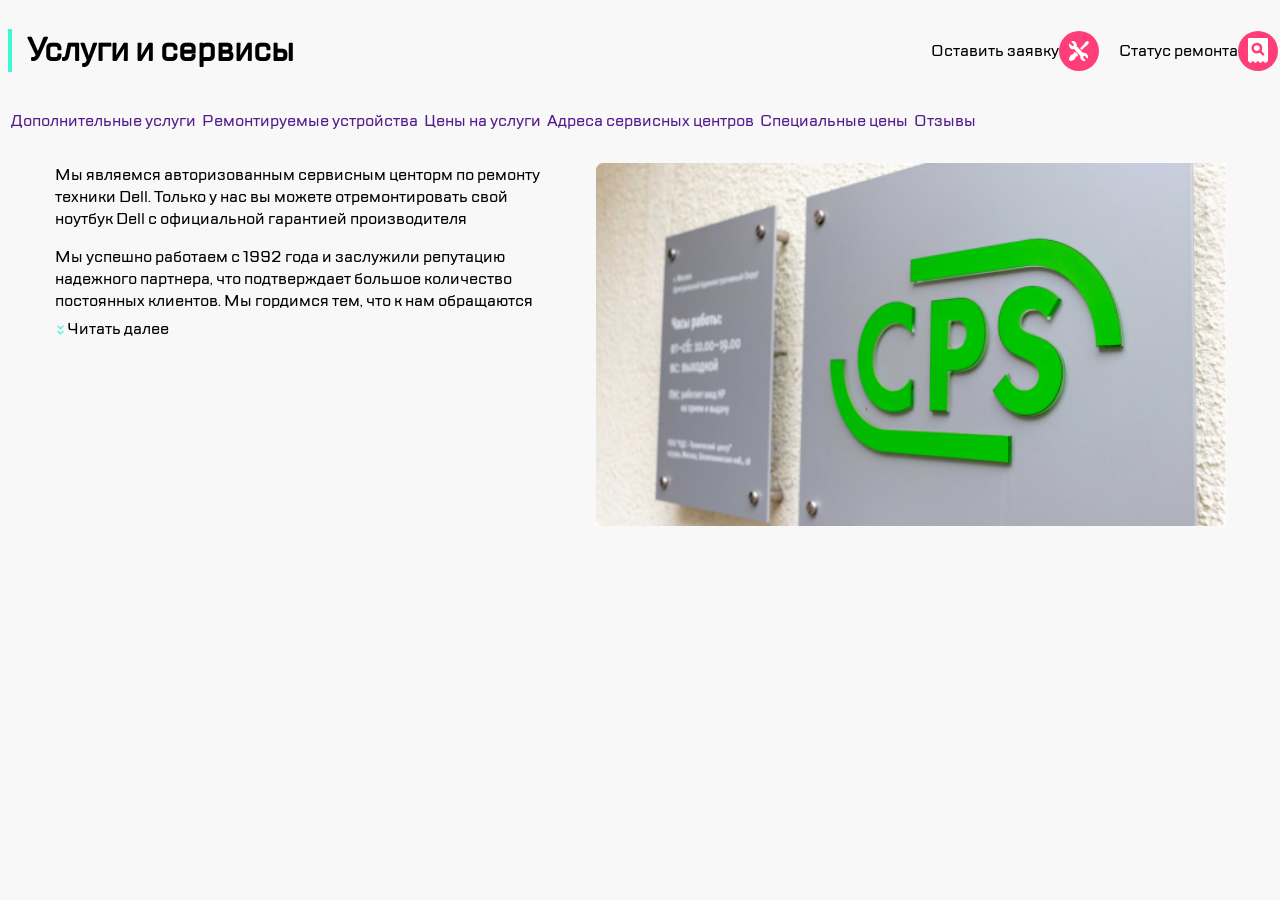
<file: index.html>
<!DOCTYPE html>
<html lang="ru">

<head>
    <meta charset="UTF-8">
    <meta name="viewport" content="width=device-width, initial-scale=1.0">
    <title>CPS</title>
    <link rel="stylesheet" href="style.css">
</head>

<body>
    <header class="menu">
        <div class="menu__cont">
            <div class="menu__left">
                <div><button class="menu__left--button--burger"></button></div>
                <div><span class="menu__left--span-1"><button class="menu__left--button--logo"></button></span></div>
            </div>
            <div class="menu__right">
                <div><button class="menu__right--button-m--call"></button></div>

                <div><button class="menu__right--button-m--chat "></button></div>
                <div><button class="menu__right--button-m--profile "></button></div>

                <span class="menu__right--span-3">
                    <div><button class="menu__right--button--repair "></button></div>
                </span>

                <div><button class="menu__right--button--status"></div>
            </div>
        </div>
    </header>
    <header class="services">
        <div class="services__header">
            <h1>Услуги и сервисы</h1>
        </div>
        <div class="services__buttons">
            <div><label>Оставить заявку<button class="services__buttons--enquiery"></button></label></div>
            <div><label>Статус ремонта<button class="services__buttons--status"></button></label></div>
        </div>
    </header>
    <nav class="services-nav">
        <ul class="no-bullet">
            <li><a href="" class="services-nav__link">Дополнительные услуги</a></li>
            <li><a href="" class="services-nav__link">Ремонтируемые устройства</a></li>
            <li><a href="" class="services-nav__link">Цены на услуги </a></li>
            <li><a href="" class="services-nav__link">Адреса сервисных центров</a></li>
            <li><a href="" class="services-nav__link">Специальные цены</a></li>
            <li><a href="" class="services-nav__link">Отзывы</a></li>
        </ul>
    </nav>
    <article class="text">
        <div>
            <div class="text__paragraphs">
                <p>
                    Мы являемся авторизованным сервисным центорм по ремонту техники Dell.
                    Только у нас вы можете отремонтировать свой ноутбук Dell с официальной гарантией производителя
                </p>
                <p>
                    Мы успешно работаем с 1992 года и заслужили репутацию надежного партнера, что подтверждает
                    большое количество постоянных клиентов. Мы гордимся тем, что к нам обращаются по рекомендациям и,
                    в свою очередь, советуют нас родным и близким.
                </p>
            </div>
            <div class="text__read">
                <label class="text__read--label"><button class="text__read--button"></button>Читать далее</label>
            </div>
        </div>
        <div class="text__image"><img src="./img/_MG_3223.jpg" alt="Логотип с графиком работы" class="text__image--pic"></div>
    </article>
</body>

</html>
</file>
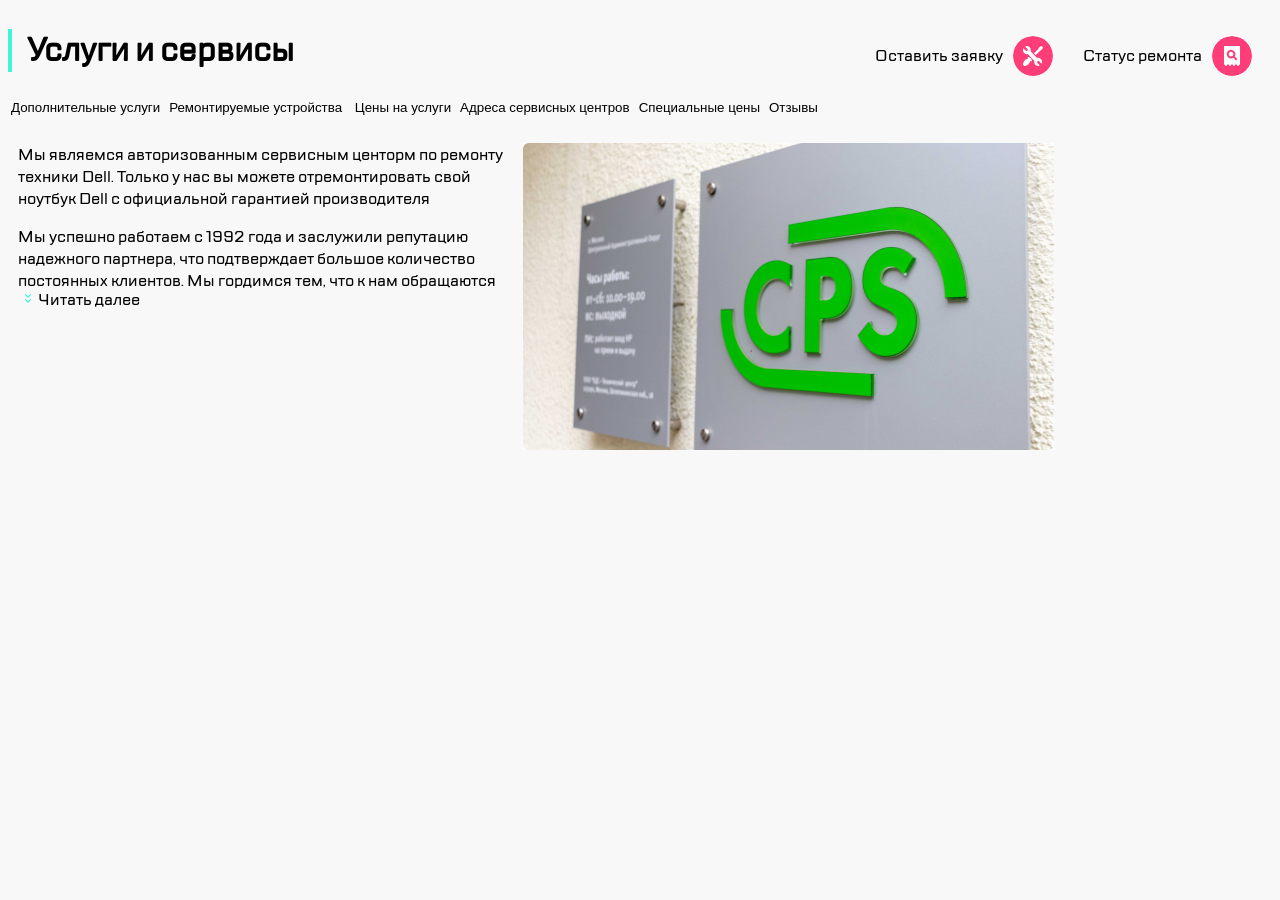
<file: Kata1maket/index.html>
<!DOCTYPE html>
<html lang="ru">
<head>
    <meta charset="UTF-8">
    <meta name="viewport" content="width=device-width, initial-scale=1.0">
    <title>CPS</title>
    <link rel="stylesheet" href="style.css">
</head>
<body>
    <header class="menu">
        <nav class = "menu__nav">
            <div class = "menu__left">
            <!--menu-->
              <input type="button" class = "menu__button--burger">
              </input>
            <!--logo-->
               <span class="menu__span-1"><input type = "button" class="menu__button--logo"></input></span>
            </div>
            <div class = "menu__right">
            <!--call-->
               <input type = "button" class = "menu__button-m--call">
               </input>
            <!--chat-->
               <input type = "button" class = "menu__button-m--chat">
               </input>
            <!--profile-->
               <span class = "menu__span-2"><input type = "button" class = "menu__button-m--profile"></input></span>       
            <!--menu-->
               <input type ="button" class = "menu__button--repair">
               </input>
            <!--check status-->
               <input type = "button" class = "menu__button--status">
               </input>
            </div>
        </nav>
    </header>
    <header class = "services">
        <div class = "services__serv">
        <div><h1>Услуги и сервисы</h1></div>
        <div class="services__buttons">
            <label>Оставить заявку<input type = "button" class="services__buttons--enquiery"></input></label>
            <label>Статус ремонта<input type = "button" class="services__buttons--status"></input></label></div>
    </header>
        <nav class = "services-nav">
          <input type = "button" class="services-nav__button" value= "Дополнительные услуги"> </input>
          <input type = "button" class="services-nav__button" value="Ремонтируемые устройства "></input>
          <input type = "button" class="services-nav__button" value = "Цены на услуги"> </input>
          <input type = "button" class="services-nav__button" value="Адреса сервисных центров"></input>
          <input type = "button" class="services-nav__button" value="Специальные цены"></input>
          <input type = "button" class="services-nav__button" value="Отзывы"></input>
        </nav>
    <article class="text">
        <div>
          <div class = "text__paragraph">
            <p> 
            Мы являемся авторизованным сервисным центорм по ремонту техники Dell. 
            Только у нас вы можете отремонтировать свой ноутбук Dell с официальной гарантией производителя
            </p>
            <p>
            Мы успешно работаем с 1992 года и заслужили репутацию надежного партнера, что подтверждает 
            большое количество постоянных клиентов. Мы гордимся тем, что к нам обращаются по рекомендациям и, 
            в свою очередь, советуют нас родным и близким.
            </p>
           </div>
           <div class = "text__read">
                <label class = "text__read--label"><input type="button" class = "text__read--button">Читать далее</label>
           </div>
        </div>
        <div class = "image"></div>
    </article>
</body>
</html>
</file>
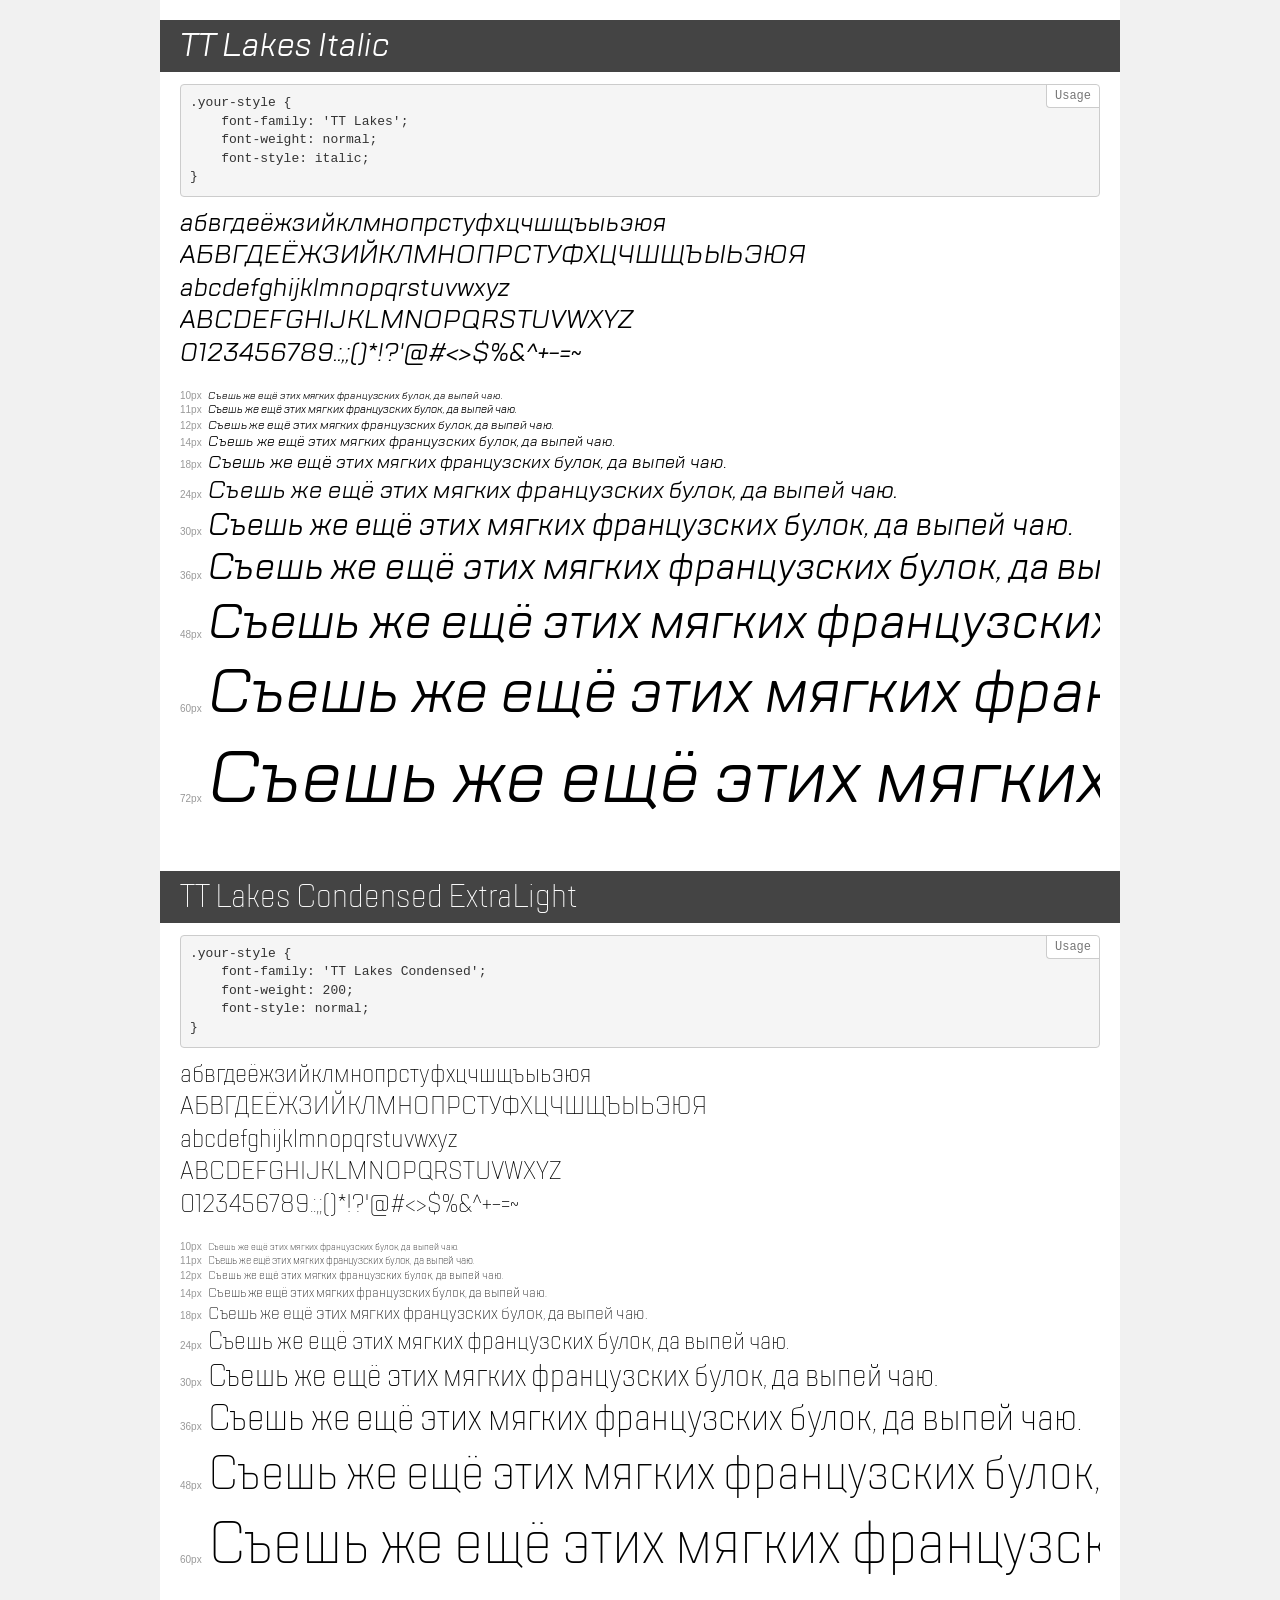
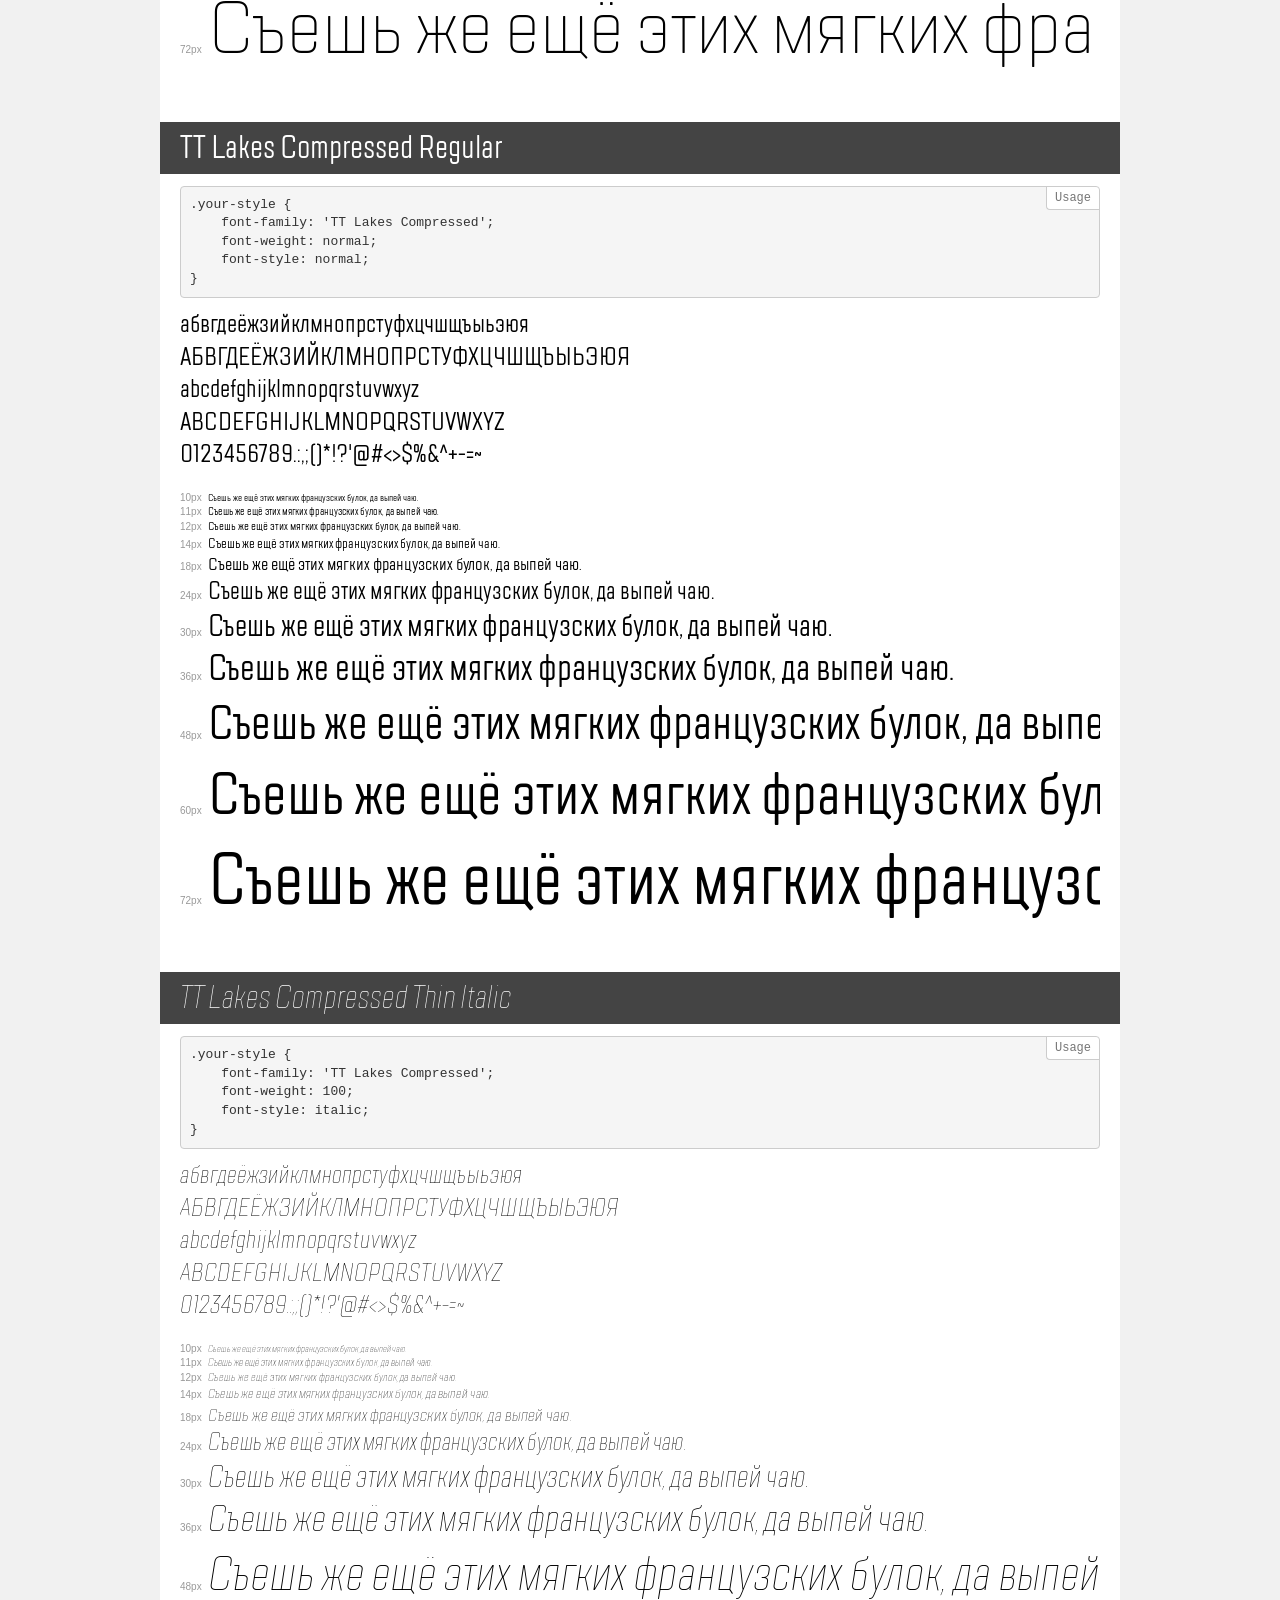
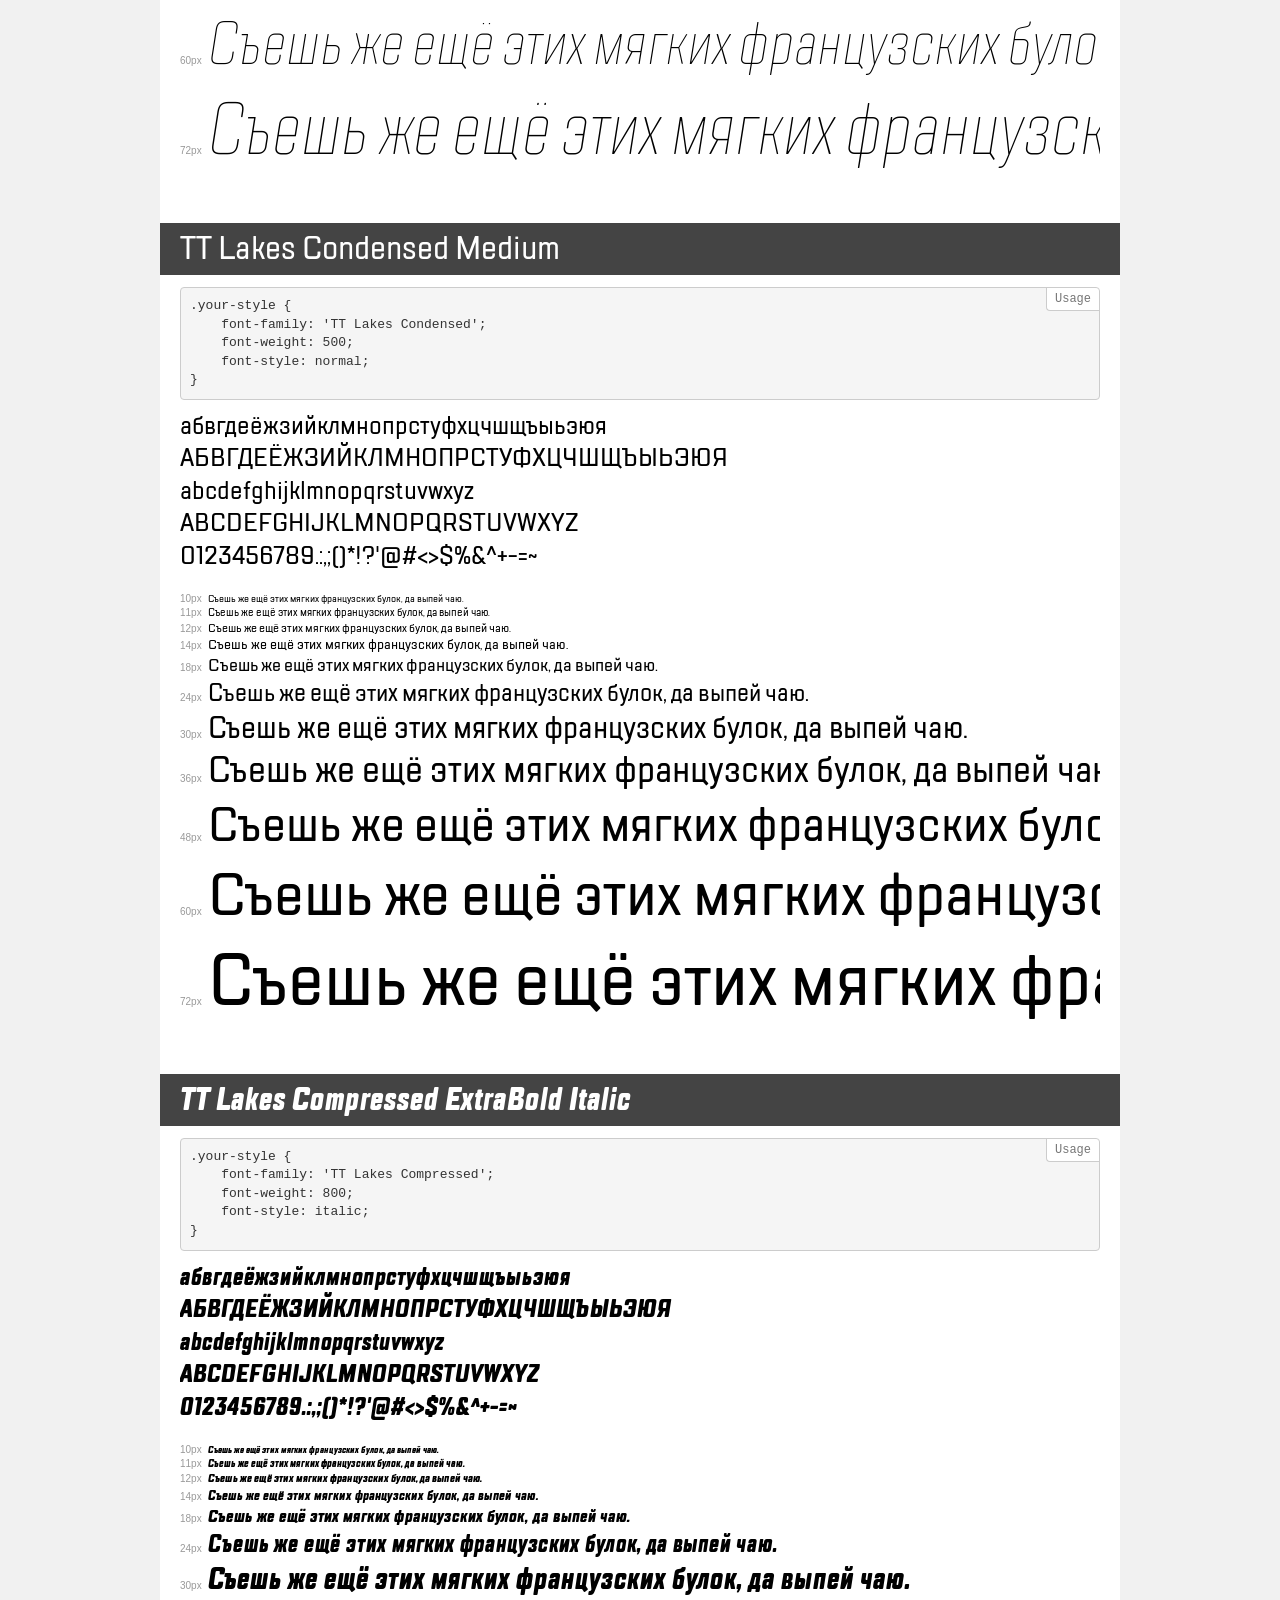
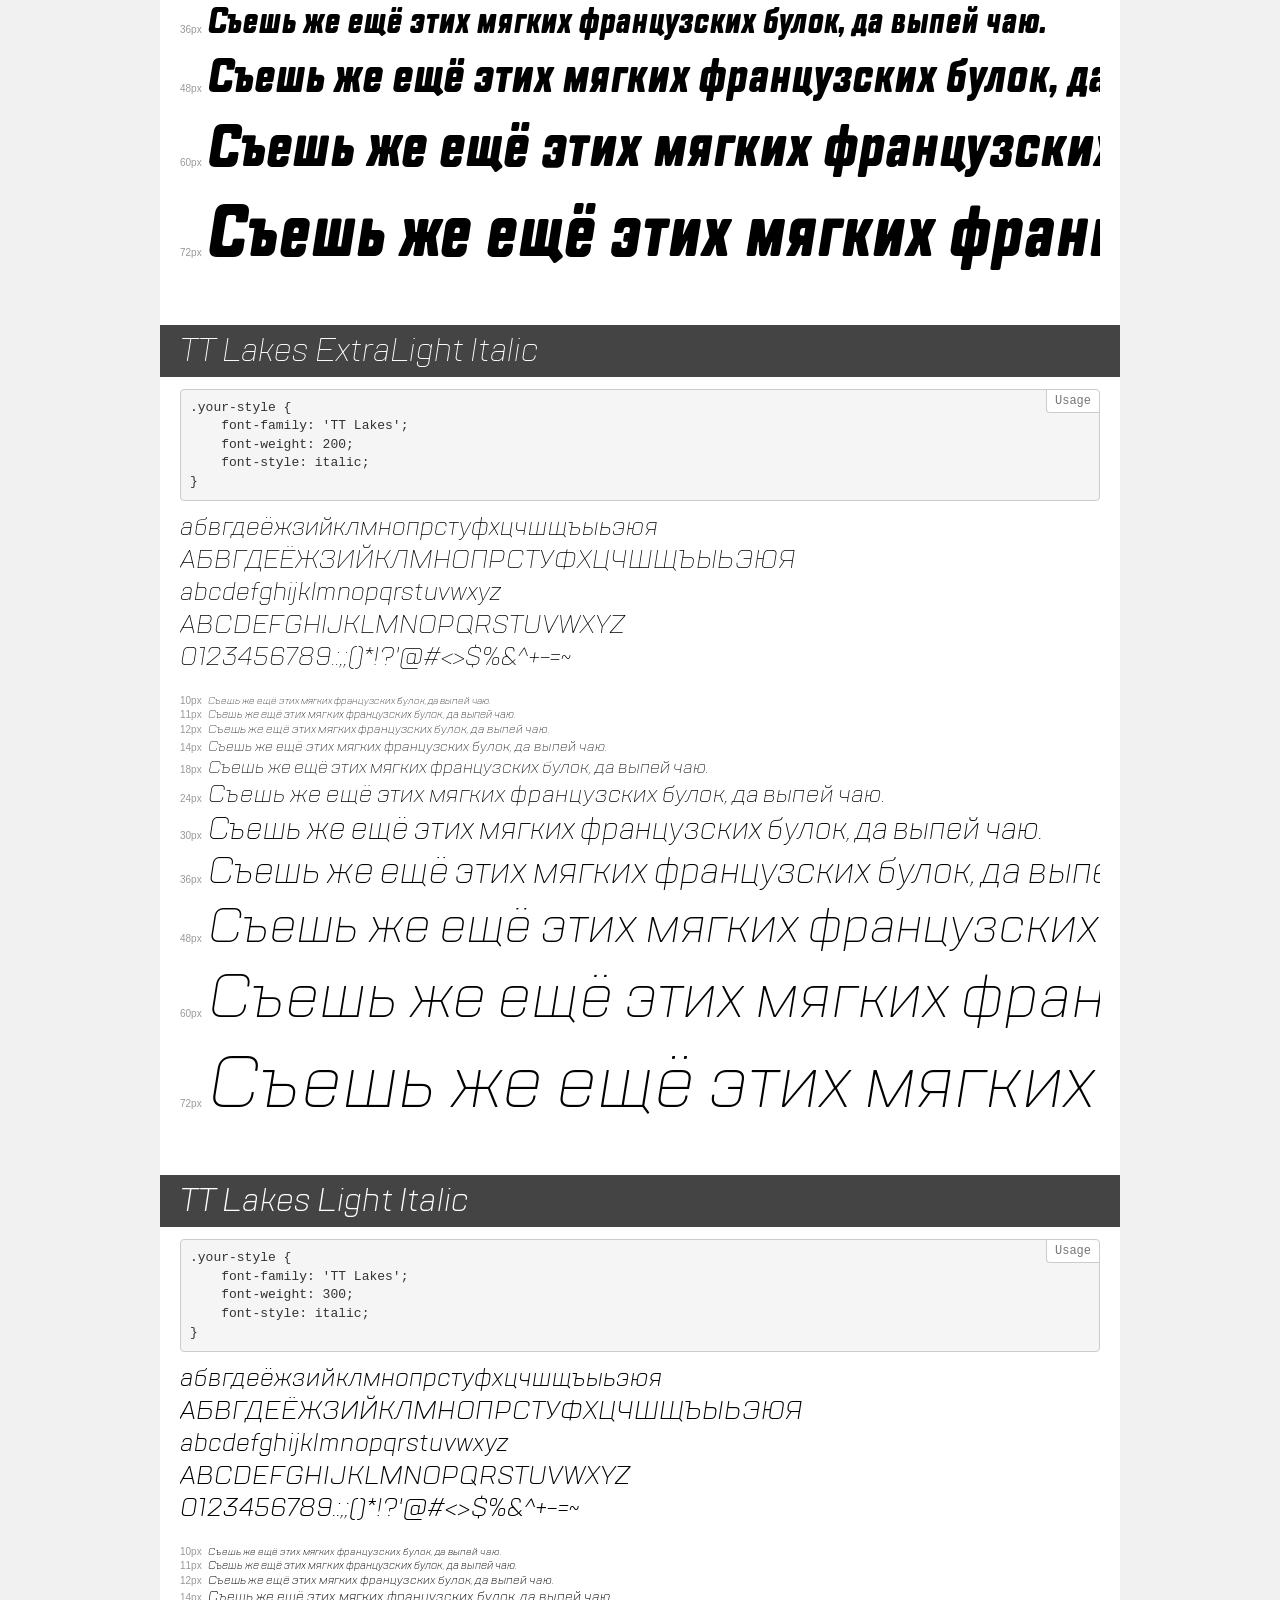
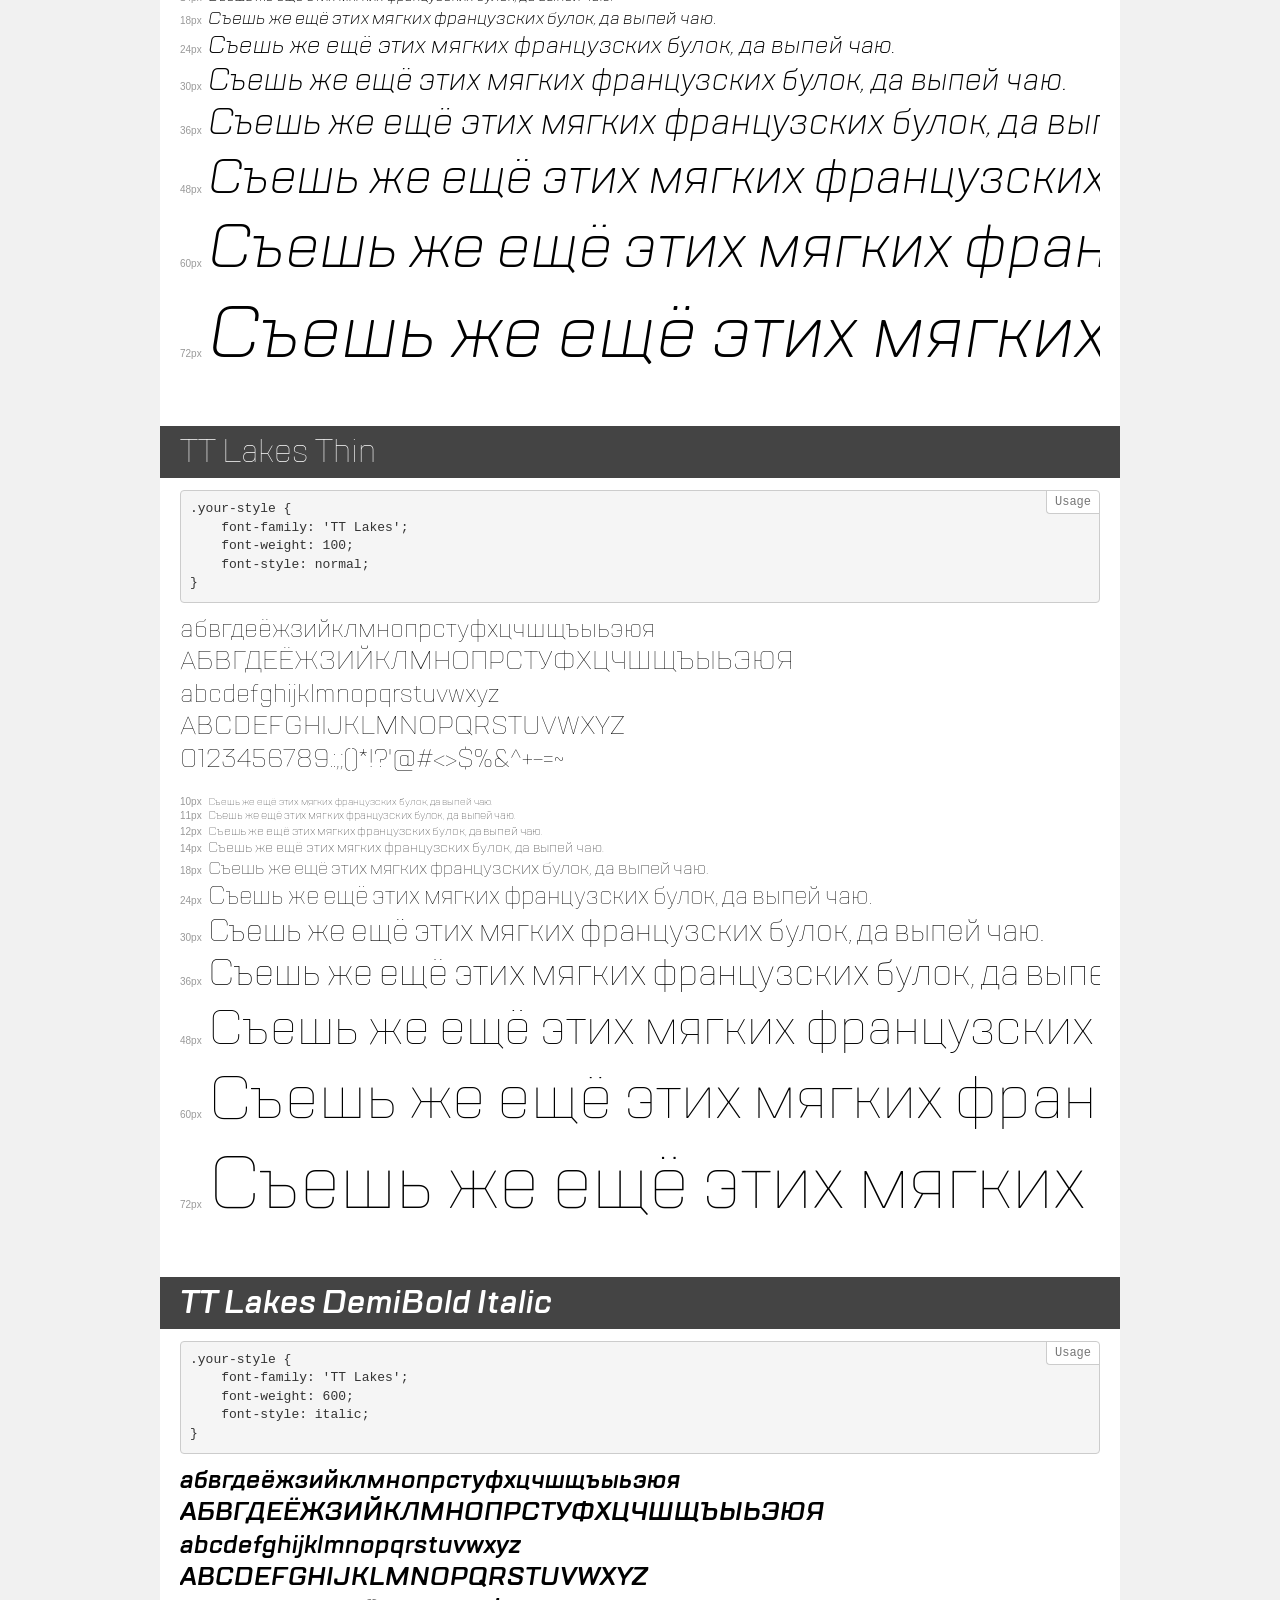
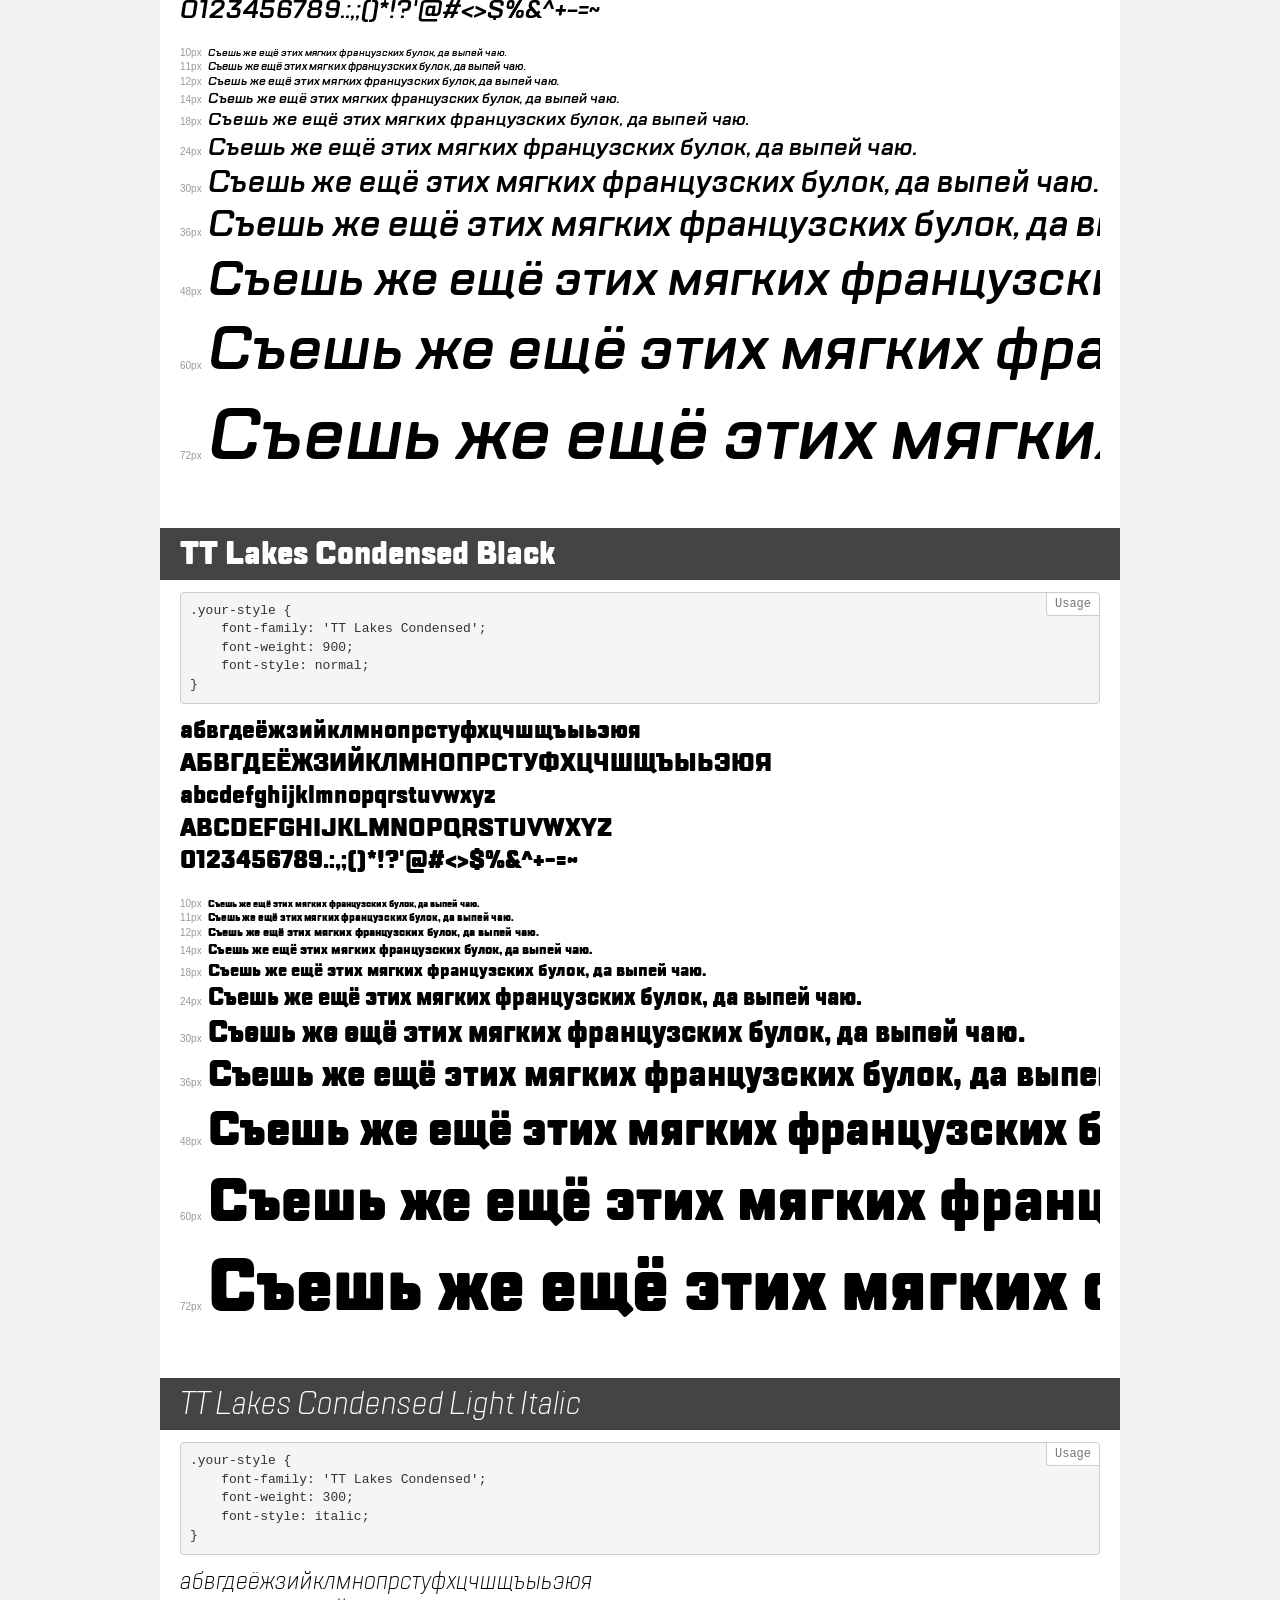
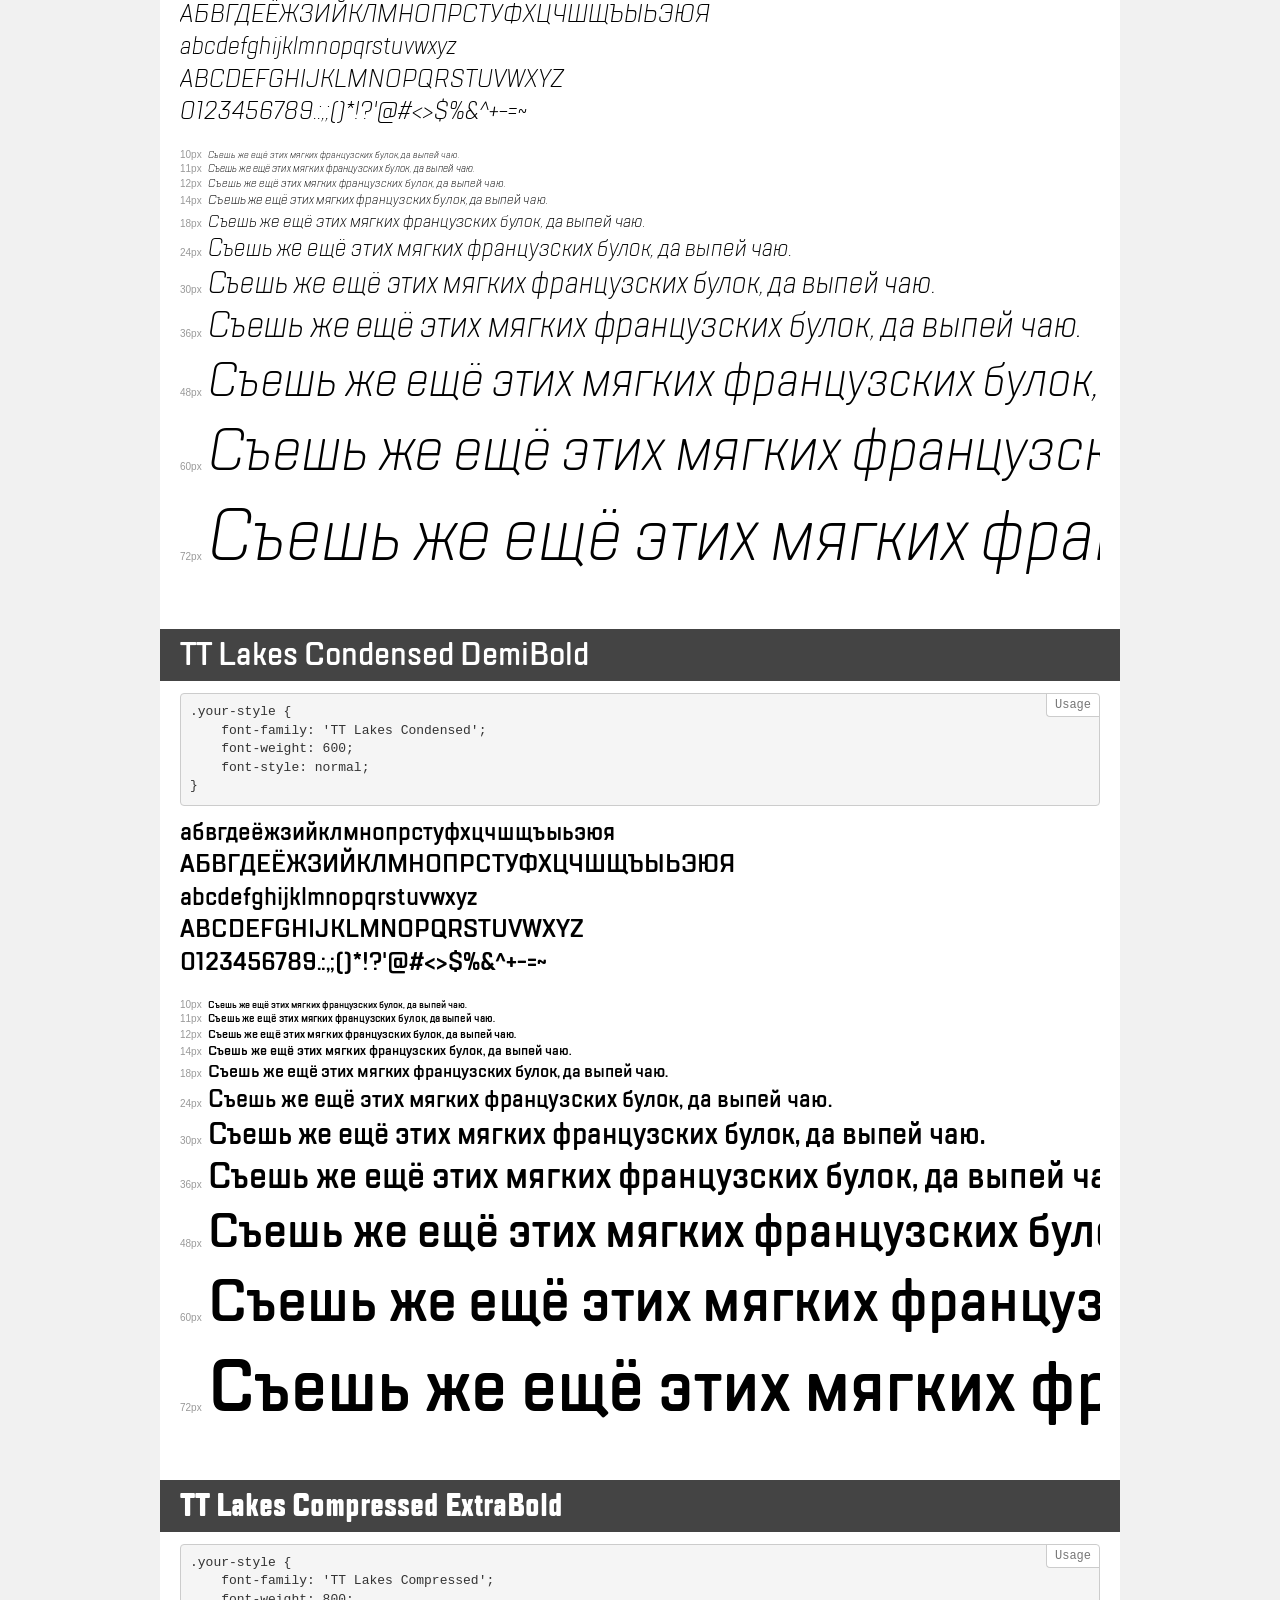
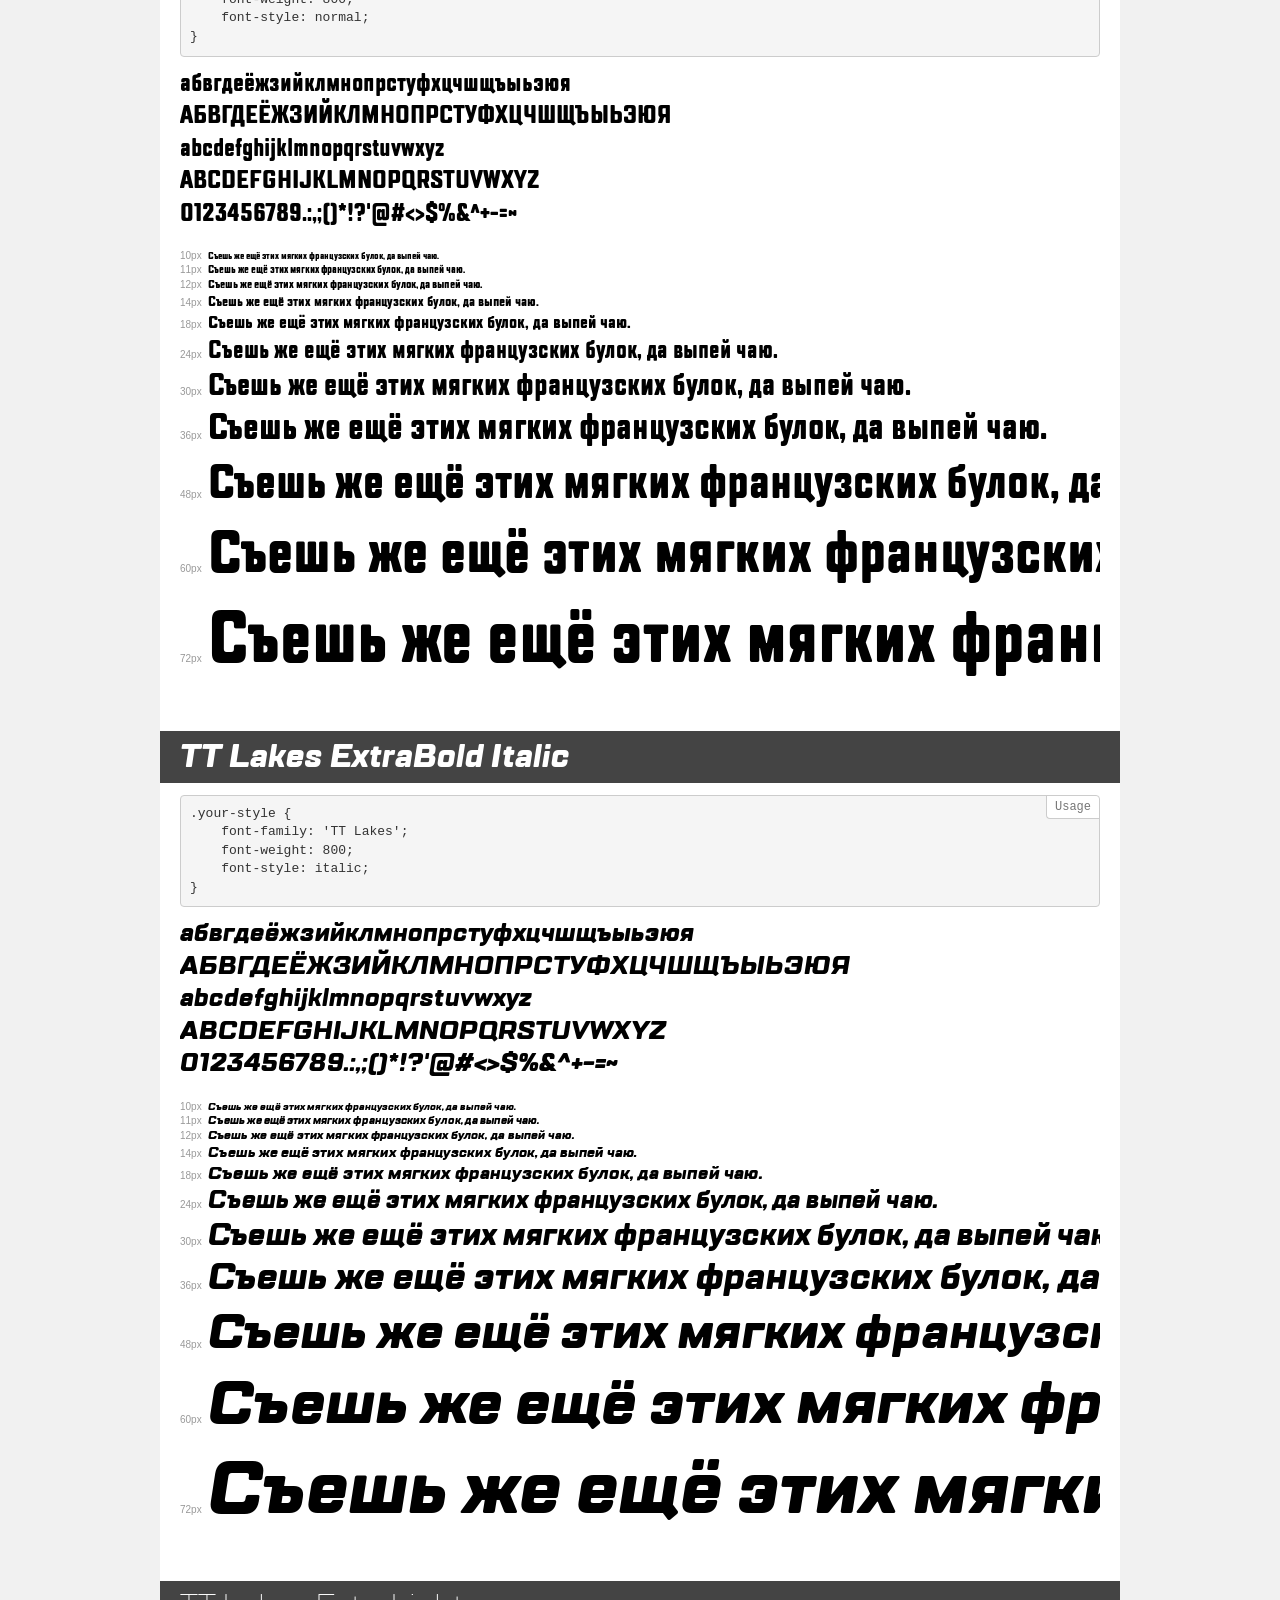
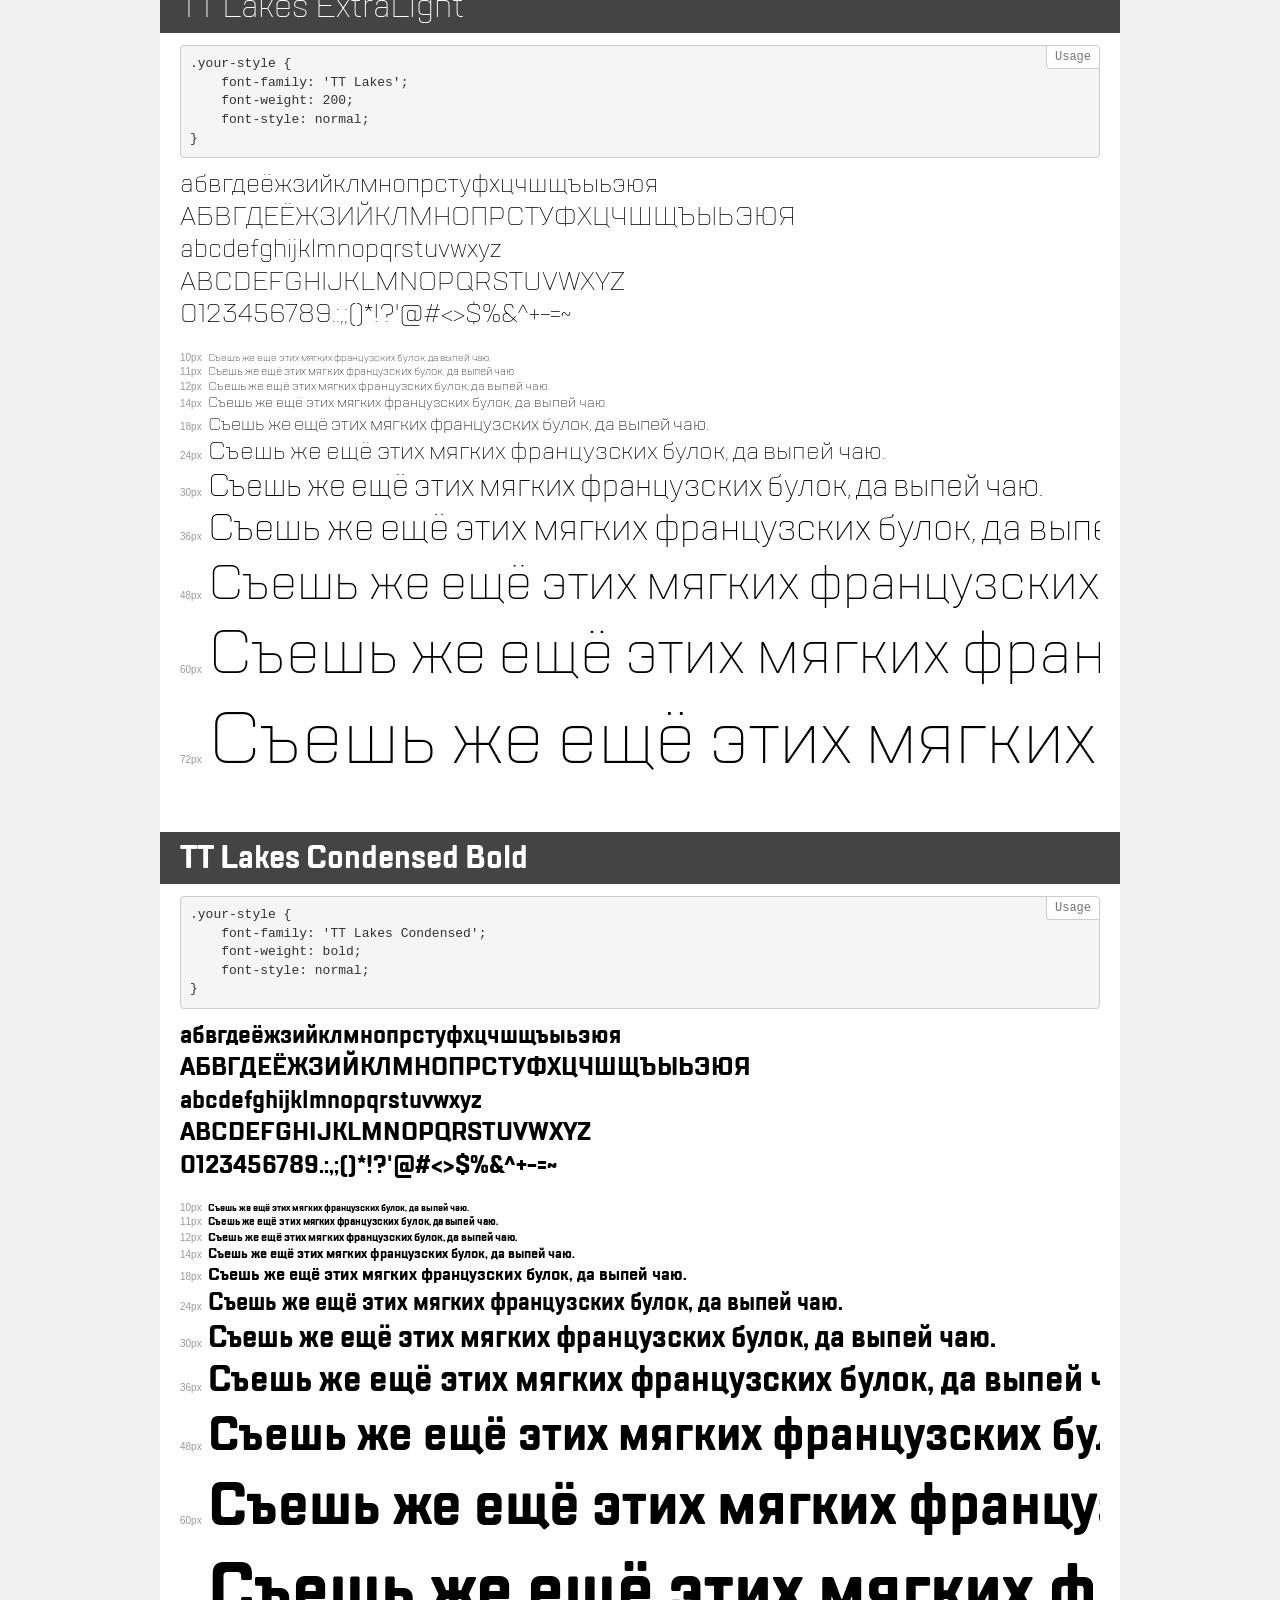
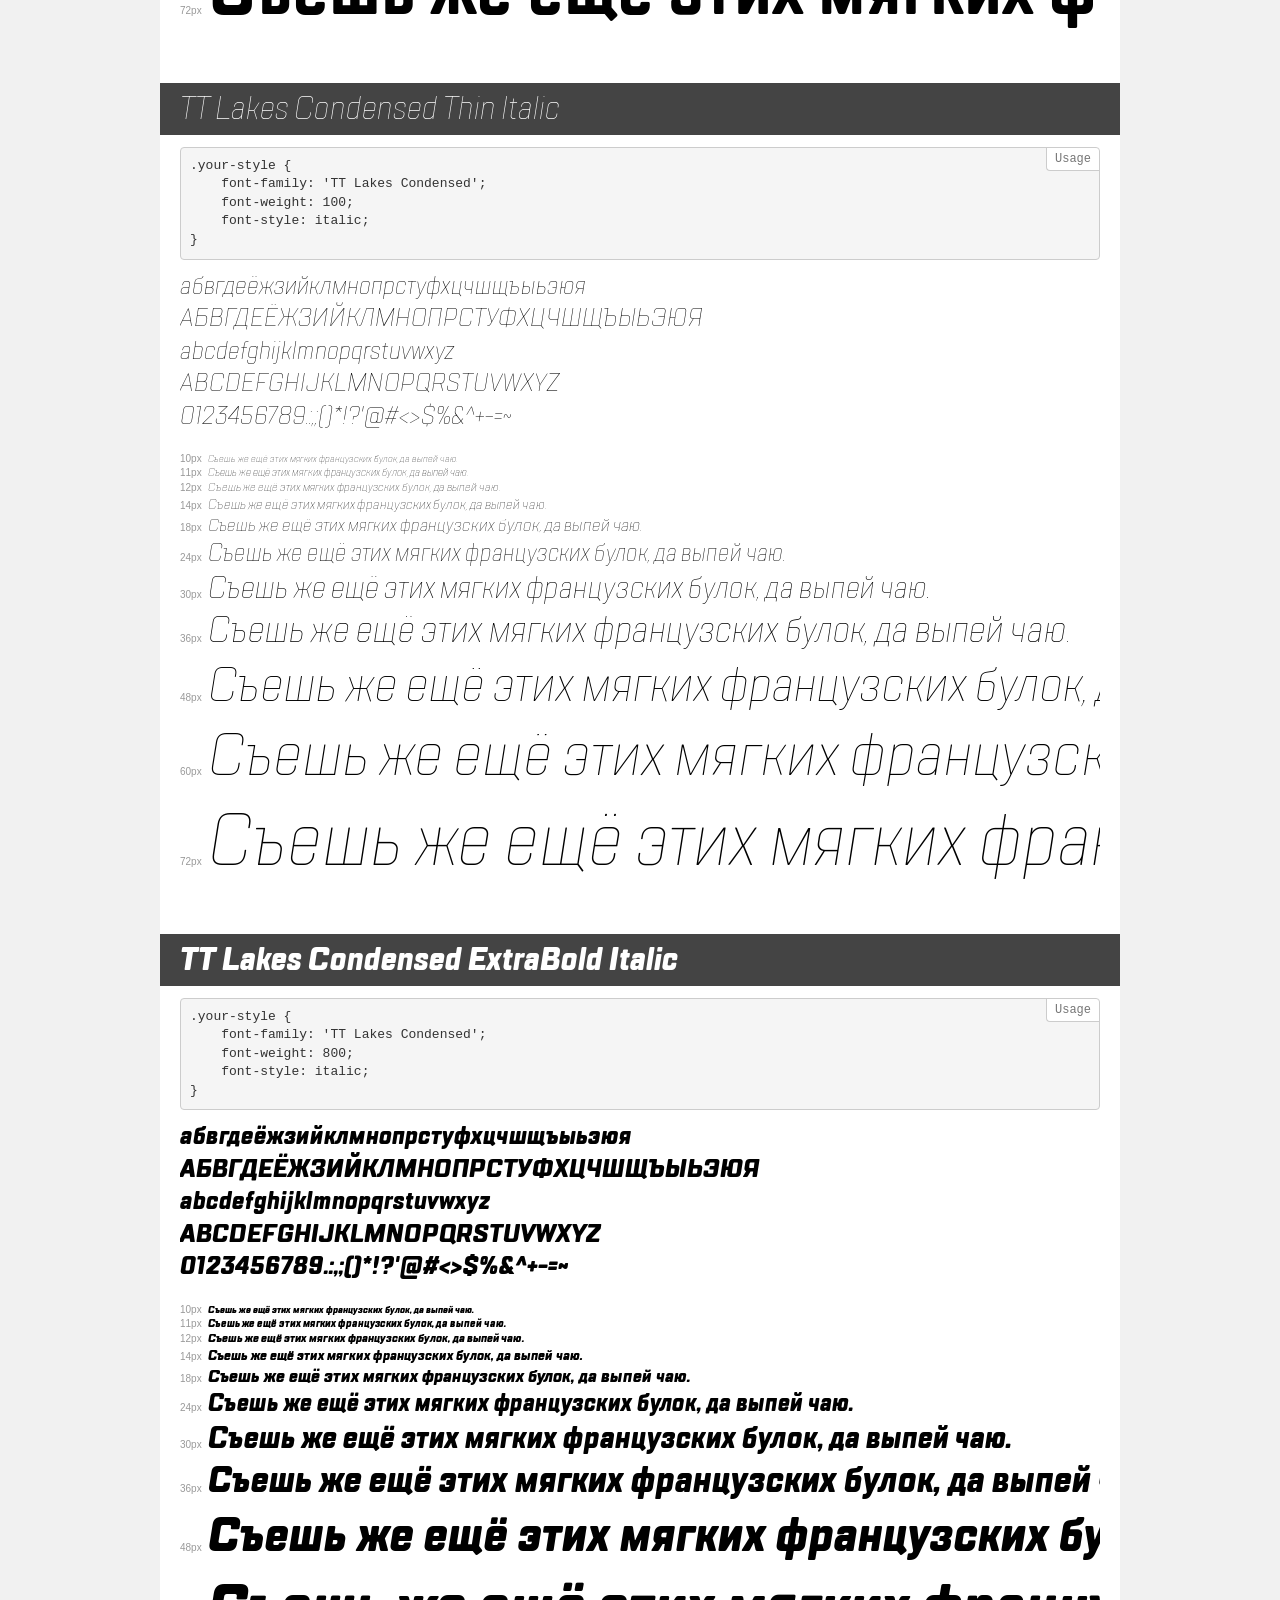
<file: TTLakes/demo.html>
<!DOCTYPE html>
<html>
<head>
    <meta charset="utf-8">
    <meta http-equiv="X-UA-Compatible" content="IE=edge">
    <meta name="viewport" content="width=device-width, initial-scale=1">
    <meta name="robots" content="noindex, noarchive">
    <meta name="format-detection" content="telephone=no">
    <title>Transfonter demo</title>
    <link href="stylesheet.css" rel="stylesheet">
    <style>
        /*
        http://meyerweb.com/eric/tools/css/reset/
        v2.0 | 20110126
        License: none (public domain)
        */
        html, body, div, span, applet, object, iframe,
        h1, h2, h3, h4, h5, h6, p, blockquote, pre,
        a, abbr, acronym, address, big, cite, code,
        del, dfn, em, img, ins, kbd, q, s, samp,
        small, strike, strong, sub, sup, tt, var,
        b, u, i, center,
        dl, dt, dd, ol, ul, li,
        fieldset, form, label, legend,
        table, caption, tbody, tfoot, thead, tr, th, td,
        article, aside, canvas, details, embed,
        figure, figcaption, footer, header, hgroup,
        menu, nav, output, ruby, section, summary,
        time, mark, audio, video {
            margin: 0;
            padding: 0;
            border: 0;
            font-size: 100%;
            font: inherit;
            vertical-align: baseline;
        }
        /* HTML5 display-role reset for older browsers */
        article, aside, details, figcaption, figure,
        footer, header, hgroup, menu, nav, section {
            display: block;
        }
        body {
            line-height: 1;
        }
        ol, ul {
            list-style: none;
        }
        blockquote, q {
            quotes: none;
        }
        blockquote:before, blockquote:after,
        q:before, q:after {
            content: '';
            content: none;
        }
        table {
            border-collapse: collapse;
            border-spacing: 0;
        }
        /* common styles */
        body {
            background: #f1f1f1;
            color: #000;
        }
        .page {
            background: #fff;
            width: 920px;
            margin: 0 auto;
            padding: 20px 20px 0 20px;
            overflow: hidden;
        }
        .font-container {
            overflow-x: auto;
            overflow-y: hidden;
            margin-bottom: 40px;
            line-height: 1.3;
            white-space: nowrap;
            padding-bottom: 5px;
        }
        h1 {
            position: relative;
            background: #444;
            font-size: 32px;
            color: #fff;
            padding: 10px 20px;
            margin: 0 -20px 12px -20px;
        }
        .letters {
            font-size: 25px;
            margin-bottom: 20px;
        }
        .s10:before {
            content: '10px';
        }
        .s11:before {
            content: '11px';
        }
        .s12:before {
            content: '12px';
        }
        .s14:before {
            content: '14px';
        }
        .s18:before {
            content: '18px';
        }
        .s24:before {
            content: '24px';
        }
        .s30:before {
            content: '30px';
        }
        .s36:before {
            content: '36px';
        }
        .s48:before {
            content: '48px';
        }
        .s60:before {
            content: '60px';
        }
        .s72:before {
            content: '72px';
        }
        .s10:before, .s11:before, .s12:before, .s14:before,
        .s18:before, .s24:before, .s30:before, .s36:before,
        .s48:before, .s60:before, .s72:before {
            font-family: Arial, sans-serif;
            font-size: 10px;
            font-weight: normal;
            font-style: normal;
            color: #999;
            padding-right: 6px;
        }
        pre {
            display: block;
            position: relative;
            padding: 9px;
            margin: 0 0 10px;
            font-family: Monaco, Menlo, Consolas, "Courier New", monospace !important;
            font-size: 13px;
            line-height: 1.428571429;
            color: #333;
            font-weight: normal !important;
            font-style: normal !important;
            background-color: #f5f5f5;
            border: 1px solid #ccc;
            overflow-x: auto;
            border-radius: 4px;
        }
        pre:after {
            display: block;
            position: absolute;
            right: 0;
            top: 0;
            content: 'Usage';
            line-height: 1;
            padding: 5px 8px;
            font-size: 12px;
            color: #767676;
            background-color: #fff;
            border: 1px solid #ccc;
            border-right: none;
            border-top: none;
            border-radius: 0 4px 0 4px;
            z-index: 10;
        }
        /* responsive */
        @media (max-width: 959px) {
            .page {
                width: auto;
                margin: 0;
            }
        }
    </style>
</head>
<body>
<div class="page">
    <div class="demo" style="font-family: 'TT Lakes'; font-weight: normal; font-style: italic;">
        <h1>TT Lakes Italic</h1>
        <pre>.your-style {
    font-family: 'TT Lakes';
    font-weight: normal;
    font-style: italic;
}</pre>
        <div class="font-container">
            <p class="letters">
                абвгдеёжзийклмнопрстуфхцчшщъыьэюя<br>
АБВГДЕЁЖЗИЙКЛМНОПРСТУФХЦЧШЩЪЫЬЭЮЯ<br>
abcdefghijklmnopqrstuvwxyz<br>
ABCDEFGHIJKLMNOPQRSTUVWXYZ<br>
                0123456789.:,;()*!?'@#<>$%&^+-=~
            </p>
            <p class="s10" style="font-size: 10px;">Съешь же ещё этих мягких французских булок, да выпей чаю.</p>
            <p class="s11" style="font-size: 11px;">Съешь же ещё этих мягких французских булок, да выпей чаю.</p>
            <p class="s12" style="font-size: 12px;">Съешь же ещё этих мягких французских булок, да выпей чаю.</p>
            <p class="s14" style="font-size: 14px;">Съешь же ещё этих мягких французских булок, да выпей чаю.</p>
            <p class="s18" style="font-size: 18px;">Съешь же ещё этих мягких французских булок, да выпей чаю.</p>
            <p class="s24" style="font-size: 24px;">Съешь же ещё этих мягких французских булок, да выпей чаю.</p>
            <p class="s30" style="font-size: 30px;">Съешь же ещё этих мягких французских булок, да выпей чаю.</p>
            <p class="s36" style="font-size: 36px;">Съешь же ещё этих мягких французских булок, да выпей чаю.</p>
            <p class="s48" style="font-size: 48px;">Съешь же ещё этих мягких французских булок, да выпей чаю.</p>
            <p class="s60" style="font-size: 60px;">Съешь же ещё этих мягких французских булок, да выпей чаю.</p>
            <p class="s72" style="font-size: 72px;">Съешь же ещё этих мягких французских булок, да выпей чаю.</p>
        </div>
    </div>
    <div class="demo" style="font-family: 'TT Lakes Condensed'; font-weight: 200; font-style: normal;">
        <h1>TT Lakes Condensed ExtraLight</h1>
        <pre>.your-style {
    font-family: 'TT Lakes Condensed';
    font-weight: 200;
    font-style: normal;
}</pre>
        <div class="font-container">
            <p class="letters">
                абвгдеёжзийклмнопрстуфхцчшщъыьэюя<br>
АБВГДЕЁЖЗИЙКЛМНОПРСТУФХЦЧШЩЪЫЬЭЮЯ<br>
abcdefghijklmnopqrstuvwxyz<br>
ABCDEFGHIJKLMNOPQRSTUVWXYZ<br>
                0123456789.:,;()*!?'@#<>$%&^+-=~
            </p>
            <p class="s10" style="font-size: 10px;">Съешь же ещё этих мягких французских булок, да выпей чаю.</p>
            <p class="s11" style="font-size: 11px;">Съешь же ещё этих мягких французских булок, да выпей чаю.</p>
            <p class="s12" style="font-size: 12px;">Съешь же ещё этих мягких французских булок, да выпей чаю.</p>
            <p class="s14" style="font-size: 14px;">Съешь же ещё этих мягких французских булок, да выпей чаю.</p>
            <p class="s18" style="font-size: 18px;">Съешь же ещё этих мягких французских булок, да выпей чаю.</p>
            <p class="s24" style="font-size: 24px;">Съешь же ещё этих мягких французских булок, да выпей чаю.</p>
            <p class="s30" style="font-size: 30px;">Съешь же ещё этих мягких французских булок, да выпей чаю.</p>
            <p class="s36" style="font-size: 36px;">Съешь же ещё этих мягких французских булок, да выпей чаю.</p>
            <p class="s48" style="font-size: 48px;">Съешь же ещё этих мягких французских булок, да выпей чаю.</p>
            <p class="s60" style="font-size: 60px;">Съешь же ещё этих мягких французских булок, да выпей чаю.</p>
            <p class="s72" style="font-size: 72px;">Съешь же ещё этих мягких французских булок, да выпей чаю.</p>
        </div>
    </div>
    <div class="demo" style="font-family: 'TT Lakes Compressed'; font-weight: normal; font-style: normal;">
        <h1>TT Lakes Compressed Regular</h1>
        <pre>.your-style {
    font-family: 'TT Lakes Compressed';
    font-weight: normal;
    font-style: normal;
}</pre>
        <div class="font-container">
            <p class="letters">
                абвгдеёжзийклмнопрстуфхцчшщъыьэюя<br>
АБВГДЕЁЖЗИЙКЛМНОПРСТУФХЦЧШЩЪЫЬЭЮЯ<br>
abcdefghijklmnopqrstuvwxyz<br>
ABCDEFGHIJKLMNOPQRSTUVWXYZ<br>
                0123456789.:,;()*!?'@#<>$%&^+-=~
            </p>
            <p class="s10" style="font-size: 10px;">Съешь же ещё этих мягких французских булок, да выпей чаю.</p>
            <p class="s11" style="font-size: 11px;">Съешь же ещё этих мягких французских булок, да выпей чаю.</p>
            <p class="s12" style="font-size: 12px;">Съешь же ещё этих мягких французских булок, да выпей чаю.</p>
            <p class="s14" style="font-size: 14px;">Съешь же ещё этих мягких французских булок, да выпей чаю.</p>
            <p class="s18" style="font-size: 18px;">Съешь же ещё этих мягких французских булок, да выпей чаю.</p>
            <p class="s24" style="font-size: 24px;">Съешь же ещё этих мягких французских булок, да выпей чаю.</p>
            <p class="s30" style="font-size: 30px;">Съешь же ещё этих мягких французских булок, да выпей чаю.</p>
            <p class="s36" style="font-size: 36px;">Съешь же ещё этих мягких французских булок, да выпей чаю.</p>
            <p class="s48" style="font-size: 48px;">Съешь же ещё этих мягких французских булок, да выпей чаю.</p>
            <p class="s60" style="font-size: 60px;">Съешь же ещё этих мягких французских булок, да выпей чаю.</p>
            <p class="s72" style="font-size: 72px;">Съешь же ещё этих мягких французских булок, да выпей чаю.</p>
        </div>
    </div>
    <div class="demo" style="font-family: 'TT Lakes Compressed'; font-weight: 100; font-style: italic;">
        <h1>TT Lakes Compressed Thin Italic</h1>
        <pre>.your-style {
    font-family: 'TT Lakes Compressed';
    font-weight: 100;
    font-style: italic;
}</pre>
        <div class="font-container">
            <p class="letters">
                абвгдеёжзийклмнопрстуфхцчшщъыьэюя<br>
АБВГДЕЁЖЗИЙКЛМНОПРСТУФХЦЧШЩЪЫЬЭЮЯ<br>
abcdefghijklmnopqrstuvwxyz<br>
ABCDEFGHIJKLMNOPQRSTUVWXYZ<br>
                0123456789.:,;()*!?'@#<>$%&^+-=~
            </p>
            <p class="s10" style="font-size: 10px;">Съешь же ещё этих мягких французских булок, да выпей чаю.</p>
            <p class="s11" style="font-size: 11px;">Съешь же ещё этих мягких французских булок, да выпей чаю.</p>
            <p class="s12" style="font-size: 12px;">Съешь же ещё этих мягких французских булок, да выпей чаю.</p>
            <p class="s14" style="font-size: 14px;">Съешь же ещё этих мягких французских булок, да выпей чаю.</p>
            <p class="s18" style="font-size: 18px;">Съешь же ещё этих мягких французских булок, да выпей чаю.</p>
            <p class="s24" style="font-size: 24px;">Съешь же ещё этих мягких французских булок, да выпей чаю.</p>
            <p class="s30" style="font-size: 30px;">Съешь же ещё этих мягких французских булок, да выпей чаю.</p>
            <p class="s36" style="font-size: 36px;">Съешь же ещё этих мягких французских булок, да выпей чаю.</p>
            <p class="s48" style="font-size: 48px;">Съешь же ещё этих мягких французских булок, да выпей чаю.</p>
            <p class="s60" style="font-size: 60px;">Съешь же ещё этих мягких французских булок, да выпей чаю.</p>
            <p class="s72" style="font-size: 72px;">Съешь же ещё этих мягких французских булок, да выпей чаю.</p>
        </div>
    </div>
    <div class="demo" style="font-family: 'TT Lakes Condensed'; font-weight: 500; font-style: normal;">
        <h1>TT Lakes Condensed Medium</h1>
        <pre>.your-style {
    font-family: 'TT Lakes Condensed';
    font-weight: 500;
    font-style: normal;
}</pre>
        <div class="font-container">
            <p class="letters">
                абвгдеёжзийклмнопрстуфхцчшщъыьэюя<br>
АБВГДЕЁЖЗИЙКЛМНОПРСТУФХЦЧШЩЪЫЬЭЮЯ<br>
abcdefghijklmnopqrstuvwxyz<br>
ABCDEFGHIJKLMNOPQRSTUVWXYZ<br>
                0123456789.:,;()*!?'@#<>$%&^+-=~
            </p>
            <p class="s10" style="font-size: 10px;">Съешь же ещё этих мягких французских булок, да выпей чаю.</p>
            <p class="s11" style="font-size: 11px;">Съешь же ещё этих мягких французских булок, да выпей чаю.</p>
            <p class="s12" style="font-size: 12px;">Съешь же ещё этих мягких французских булок, да выпей чаю.</p>
            <p class="s14" style="font-size: 14px;">Съешь же ещё этих мягких французских булок, да выпей чаю.</p>
            <p class="s18" style="font-size: 18px;">Съешь же ещё этих мягких французских булок, да выпей чаю.</p>
            <p class="s24" style="font-size: 24px;">Съешь же ещё этих мягких французских булок, да выпей чаю.</p>
            <p class="s30" style="font-size: 30px;">Съешь же ещё этих мягких французских булок, да выпей чаю.</p>
            <p class="s36" style="font-size: 36px;">Съешь же ещё этих мягких французских булок, да выпей чаю.</p>
            <p class="s48" style="font-size: 48px;">Съешь же ещё этих мягких французских булок, да выпей чаю.</p>
            <p class="s60" style="font-size: 60px;">Съешь же ещё этих мягких французских булок, да выпей чаю.</p>
            <p class="s72" style="font-size: 72px;">Съешь же ещё этих мягких французских булок, да выпей чаю.</p>
        </div>
    </div>
    <div class="demo" style="font-family: 'TT Lakes Compressed'; font-weight: 800; font-style: italic;">
        <h1>TT Lakes Compressed ExtraBold Italic</h1>
        <pre>.your-style {
    font-family: 'TT Lakes Compressed';
    font-weight: 800;
    font-style: italic;
}</pre>
        <div class="font-container">
            <p class="letters">
                абвгдеёжзийклмнопрстуфхцчшщъыьэюя<br>
АБВГДЕЁЖЗИЙКЛМНОПРСТУФХЦЧШЩЪЫЬЭЮЯ<br>
abcdefghijklmnopqrstuvwxyz<br>
ABCDEFGHIJKLMNOPQRSTUVWXYZ<br>
                0123456789.:,;()*!?'@#<>$%&^+-=~
            </p>
            <p class="s10" style="font-size: 10px;">Съешь же ещё этих мягких французских булок, да выпей чаю.</p>
            <p class="s11" style="font-size: 11px;">Съешь же ещё этих мягких французских булок, да выпей чаю.</p>
            <p class="s12" style="font-size: 12px;">Съешь же ещё этих мягких французских булок, да выпей чаю.</p>
            <p class="s14" style="font-size: 14px;">Съешь же ещё этих мягких французских булок, да выпей чаю.</p>
            <p class="s18" style="font-size: 18px;">Съешь же ещё этих мягких французских булок, да выпей чаю.</p>
            <p class="s24" style="font-size: 24px;">Съешь же ещё этих мягких французских булок, да выпей чаю.</p>
            <p class="s30" style="font-size: 30px;">Съешь же ещё этих мягких французских булок, да выпей чаю.</p>
            <p class="s36" style="font-size: 36px;">Съешь же ещё этих мягких французских булок, да выпей чаю.</p>
            <p class="s48" style="font-size: 48px;">Съешь же ещё этих мягких французских булок, да выпей чаю.</p>
            <p class="s60" style="font-size: 60px;">Съешь же ещё этих мягких французских булок, да выпей чаю.</p>
            <p class="s72" style="font-size: 72px;">Съешь же ещё этих мягких французских булок, да выпей чаю.</p>
        </div>
    </div>
    <div class="demo" style="font-family: 'TT Lakes'; font-weight: 200; font-style: italic;">
        <h1>TT Lakes ExtraLight Italic</h1>
        <pre>.your-style {
    font-family: 'TT Lakes';
    font-weight: 200;
    font-style: italic;
}</pre>
        <div class="font-container">
            <p class="letters">
                абвгдеёжзийклмнопрстуфхцчшщъыьэюя<br>
АБВГДЕЁЖЗИЙКЛМНОПРСТУФХЦЧШЩЪЫЬЭЮЯ<br>
abcdefghijklmnopqrstuvwxyz<br>
ABCDEFGHIJKLMNOPQRSTUVWXYZ<br>
                0123456789.:,;()*!?'@#<>$%&^+-=~
            </p>
            <p class="s10" style="font-size: 10px;">Съешь же ещё этих мягких французских булок, да выпей чаю.</p>
            <p class="s11" style="font-size: 11px;">Съешь же ещё этих мягких французских булок, да выпей чаю.</p>
            <p class="s12" style="font-size: 12px;">Съешь же ещё этих мягких французских булок, да выпей чаю.</p>
            <p class="s14" style="font-size: 14px;">Съешь же ещё этих мягких французских булок, да выпей чаю.</p>
            <p class="s18" style="font-size: 18px;">Съешь же ещё этих мягких французских булок, да выпей чаю.</p>
            <p class="s24" style="font-size: 24px;">Съешь же ещё этих мягких французских булок, да выпей чаю.</p>
            <p class="s30" style="font-size: 30px;">Съешь же ещё этих мягких французских булок, да выпей чаю.</p>
            <p class="s36" style="font-size: 36px;">Съешь же ещё этих мягких французских булок, да выпей чаю.</p>
            <p class="s48" style="font-size: 48px;">Съешь же ещё этих мягких французских булок, да выпей чаю.</p>
            <p class="s60" style="font-size: 60px;">Съешь же ещё этих мягких французских булок, да выпей чаю.</p>
            <p class="s72" style="font-size: 72px;">Съешь же ещё этих мягких французских булок, да выпей чаю.</p>
        </div>
    </div>
    <div class="demo" style="font-family: 'TT Lakes'; font-weight: 300; font-style: italic;">
        <h1>TT Lakes Light Italic</h1>
        <pre>.your-style {
    font-family: 'TT Lakes';
    font-weight: 300;
    font-style: italic;
}</pre>
        <div class="font-container">
            <p class="letters">
                абвгдеёжзийклмнопрстуфхцчшщъыьэюя<br>
АБВГДЕЁЖЗИЙКЛМНОПРСТУФХЦЧШЩЪЫЬЭЮЯ<br>
abcdefghijklmnopqrstuvwxyz<br>
ABCDEFGHIJKLMNOPQRSTUVWXYZ<br>
                0123456789.:,;()*!?'@#<>$%&^+-=~
            </p>
            <p class="s10" style="font-size: 10px;">Съешь же ещё этих мягких французских булок, да выпей чаю.</p>
            <p class="s11" style="font-size: 11px;">Съешь же ещё этих мягких французских булок, да выпей чаю.</p>
            <p class="s12" style="font-size: 12px;">Съешь же ещё этих мягких французских булок, да выпей чаю.</p>
            <p class="s14" style="font-size: 14px;">Съешь же ещё этих мягких французских булок, да выпей чаю.</p>
            <p class="s18" style="font-size: 18px;">Съешь же ещё этих мягких французских булок, да выпей чаю.</p>
            <p class="s24" style="font-size: 24px;">Съешь же ещё этих мягких французских булок, да выпей чаю.</p>
            <p class="s30" style="font-size: 30px;">Съешь же ещё этих мягких французских булок, да выпей чаю.</p>
            <p class="s36" style="font-size: 36px;">Съешь же ещё этих мягких французских булок, да выпей чаю.</p>
            <p class="s48" style="font-size: 48px;">Съешь же ещё этих мягких французских булок, да выпей чаю.</p>
            <p class="s60" style="font-size: 60px;">Съешь же ещё этих мягких французских булок, да выпей чаю.</p>
            <p class="s72" style="font-size: 72px;">Съешь же ещё этих мягких французских булок, да выпей чаю.</p>
        </div>
    </div>
    <div class="demo" style="font-family: 'TT Lakes'; font-weight: 100; font-style: normal;">
        <h1>TT Lakes Thin</h1>
        <pre>.your-style {
    font-family: 'TT Lakes';
    font-weight: 100;
    font-style: normal;
}</pre>
        <div class="font-container">
            <p class="letters">
                абвгдеёжзийклмнопрстуфхцчшщъыьэюя<br>
АБВГДЕЁЖЗИЙКЛМНОПРСТУФХЦЧШЩЪЫЬЭЮЯ<br>
abcdefghijklmnopqrstuvwxyz<br>
ABCDEFGHIJKLMNOPQRSTUVWXYZ<br>
                0123456789.:,;()*!?'@#<>$%&^+-=~
            </p>
            <p class="s10" style="font-size: 10px;">Съешь же ещё этих мягких французских булок, да выпей чаю.</p>
            <p class="s11" style="font-size: 11px;">Съешь же ещё этих мягких французских булок, да выпей чаю.</p>
            <p class="s12" style="font-size: 12px;">Съешь же ещё этих мягких французских булок, да выпей чаю.</p>
            <p class="s14" style="font-size: 14px;">Съешь же ещё этих мягких французских булок, да выпей чаю.</p>
            <p class="s18" style="font-size: 18px;">Съешь же ещё этих мягких французских булок, да выпей чаю.</p>
            <p class="s24" style="font-size: 24px;">Съешь же ещё этих мягких французских булок, да выпей чаю.</p>
            <p class="s30" style="font-size: 30px;">Съешь же ещё этих мягких французских булок, да выпей чаю.</p>
            <p class="s36" style="font-size: 36px;">Съешь же ещё этих мягких французских булок, да выпей чаю.</p>
            <p class="s48" style="font-size: 48px;">Съешь же ещё этих мягких французских булок, да выпей чаю.</p>
            <p class="s60" style="font-size: 60px;">Съешь же ещё этих мягких французских булок, да выпей чаю.</p>
            <p class="s72" style="font-size: 72px;">Съешь же ещё этих мягких французских булок, да выпей чаю.</p>
        </div>
    </div>
    <div class="demo" style="font-family: 'TT Lakes'; font-weight: 600; font-style: italic;">
        <h1>TT Lakes DemiBold Italic</h1>
        <pre>.your-style {
    font-family: 'TT Lakes';
    font-weight: 600;
    font-style: italic;
}</pre>
        <div class="font-container">
            <p class="letters">
                абвгдеёжзийклмнопрстуфхцчшщъыьэюя<br>
АБВГДЕЁЖЗИЙКЛМНОПРСТУФХЦЧШЩЪЫЬЭЮЯ<br>
abcdefghijklmnopqrstuvwxyz<br>
ABCDEFGHIJKLMNOPQRSTUVWXYZ<br>
                0123456789.:,;()*!?'@#<>$%&^+-=~
            </p>
            <p class="s10" style="font-size: 10px;">Съешь же ещё этих мягких французских булок, да выпей чаю.</p>
            <p class="s11" style="font-size: 11px;">Съешь же ещё этих мягких французских булок, да выпей чаю.</p>
            <p class="s12" style="font-size: 12px;">Съешь же ещё этих мягких французских булок, да выпей чаю.</p>
            <p class="s14" style="font-size: 14px;">Съешь же ещё этих мягких французских булок, да выпей чаю.</p>
            <p class="s18" style="font-size: 18px;">Съешь же ещё этих мягких французских булок, да выпей чаю.</p>
            <p class="s24" style="font-size: 24px;">Съешь же ещё этих мягких французских булок, да выпей чаю.</p>
            <p class="s30" style="font-size: 30px;">Съешь же ещё этих мягких французских булок, да выпей чаю.</p>
            <p class="s36" style="font-size: 36px;">Съешь же ещё этих мягких французских булок, да выпей чаю.</p>
            <p class="s48" style="font-size: 48px;">Съешь же ещё этих мягких французских булок, да выпей чаю.</p>
            <p class="s60" style="font-size: 60px;">Съешь же ещё этих мягких французских булок, да выпей чаю.</p>
            <p class="s72" style="font-size: 72px;">Съешь же ещё этих мягких французских булок, да выпей чаю.</p>
        </div>
    </div>
    <div class="demo" style="font-family: 'TT Lakes Condensed'; font-weight: 900; font-style: normal;">
        <h1>TT Lakes Condensed Black</h1>
        <pre>.your-style {
    font-family: 'TT Lakes Condensed';
    font-weight: 900;
    font-style: normal;
}</pre>
        <div class="font-container">
            <p class="letters">
                абвгдеёжзийклмнопрстуфхцчшщъыьэюя<br>
АБВГДЕЁЖЗИЙКЛМНОПРСТУФХЦЧШЩЪЫЬЭЮЯ<br>
abcdefghijklmnopqrstuvwxyz<br>
ABCDEFGHIJKLMNOPQRSTUVWXYZ<br>
                0123456789.:,;()*!?'@#<>$%&^+-=~
            </p>
            <p class="s10" style="font-size: 10px;">Съешь же ещё этих мягких французских булок, да выпей чаю.</p>
            <p class="s11" style="font-size: 11px;">Съешь же ещё этих мягких французских булок, да выпей чаю.</p>
            <p class="s12" style="font-size: 12px;">Съешь же ещё этих мягких французских булок, да выпей чаю.</p>
            <p class="s14" style="font-size: 14px;">Съешь же ещё этих мягких французских булок, да выпей чаю.</p>
            <p class="s18" style="font-size: 18px;">Съешь же ещё этих мягких французских булок, да выпей чаю.</p>
            <p class="s24" style="font-size: 24px;">Съешь же ещё этих мягких французских булок, да выпей чаю.</p>
            <p class="s30" style="font-size: 30px;">Съешь же ещё этих мягких французских булок, да выпей чаю.</p>
            <p class="s36" style="font-size: 36px;">Съешь же ещё этих мягких французских булок, да выпей чаю.</p>
            <p class="s48" style="font-size: 48px;">Съешь же ещё этих мягких французских булок, да выпей чаю.</p>
            <p class="s60" style="font-size: 60px;">Съешь же ещё этих мягких французских булок, да выпей чаю.</p>
            <p class="s72" style="font-size: 72px;">Съешь же ещё этих мягких французских булок, да выпей чаю.</p>
        </div>
    </div>
    <div class="demo" style="font-family: 'TT Lakes Condensed'; font-weight: 300; font-style: italic;">
        <h1>TT Lakes Condensed Light Italic</h1>
        <pre>.your-style {
    font-family: 'TT Lakes Condensed';
    font-weight: 300;
    font-style: italic;
}</pre>
        <div class="font-container">
            <p class="letters">
                абвгдеёжзийклмнопрстуфхцчшщъыьэюя<br>
АБВГДЕЁЖЗИЙКЛМНОПРСТУФХЦЧШЩЪЫЬЭЮЯ<br>
abcdefghijklmnopqrstuvwxyz<br>
ABCDEFGHIJKLMNOPQRSTUVWXYZ<br>
                0123456789.:,;()*!?'@#<>$%&^+-=~
            </p>
            <p class="s10" style="font-size: 10px;">Съешь же ещё этих мягких французских булок, да выпей чаю.</p>
            <p class="s11" style="font-size: 11px;">Съешь же ещё этих мягких французских булок, да выпей чаю.</p>
            <p class="s12" style="font-size: 12px;">Съешь же ещё этих мягких французских булок, да выпей чаю.</p>
            <p class="s14" style="font-size: 14px;">Съешь же ещё этих мягких французских булок, да выпей чаю.</p>
            <p class="s18" style="font-size: 18px;">Съешь же ещё этих мягких французских булок, да выпей чаю.</p>
            <p class="s24" style="font-size: 24px;">Съешь же ещё этих мягких французских булок, да выпей чаю.</p>
            <p class="s30" style="font-size: 30px;">Съешь же ещё этих мягких французских булок, да выпей чаю.</p>
            <p class="s36" style="font-size: 36px;">Съешь же ещё этих мягких французских булок, да выпей чаю.</p>
            <p class="s48" style="font-size: 48px;">Съешь же ещё этих мягких французских булок, да выпей чаю.</p>
            <p class="s60" style="font-size: 60px;">Съешь же ещё этих мягких французских булок, да выпей чаю.</p>
            <p class="s72" style="font-size: 72px;">Съешь же ещё этих мягких французских булок, да выпей чаю.</p>
        </div>
    </div>
    <div class="demo" style="font-family: 'TT Lakes Condensed'; font-weight: 600; font-style: normal;">
        <h1>TT Lakes Condensed DemiBold</h1>
        <pre>.your-style {
    font-family: 'TT Lakes Condensed';
    font-weight: 600;
    font-style: normal;
}</pre>
        <div class="font-container">
            <p class="letters">
                абвгдеёжзийклмнопрстуфхцчшщъыьэюя<br>
АБВГДЕЁЖЗИЙКЛМНОПРСТУФХЦЧШЩЪЫЬЭЮЯ<br>
abcdefghijklmnopqrstuvwxyz<br>
ABCDEFGHIJKLMNOPQRSTUVWXYZ<br>
                0123456789.:,;()*!?'@#<>$%&^+-=~
            </p>
            <p class="s10" style="font-size: 10px;">Съешь же ещё этих мягких французских булок, да выпей чаю.</p>
            <p class="s11" style="font-size: 11px;">Съешь же ещё этих мягких французских булок, да выпей чаю.</p>
            <p class="s12" style="font-size: 12px;">Съешь же ещё этих мягких французских булок, да выпей чаю.</p>
            <p class="s14" style="font-size: 14px;">Съешь же ещё этих мягких французских булок, да выпей чаю.</p>
            <p class="s18" style="font-size: 18px;">Съешь же ещё этих мягких французских булок, да выпей чаю.</p>
            <p class="s24" style="font-size: 24px;">Съешь же ещё этих мягких французских булок, да выпей чаю.</p>
            <p class="s30" style="font-size: 30px;">Съешь же ещё этих мягких французских булок, да выпей чаю.</p>
            <p class="s36" style="font-size: 36px;">Съешь же ещё этих мягких французских булок, да выпей чаю.</p>
            <p class="s48" style="font-size: 48px;">Съешь же ещё этих мягких французских булок, да выпей чаю.</p>
            <p class="s60" style="font-size: 60px;">Съешь же ещё этих мягких французских булок, да выпей чаю.</p>
            <p class="s72" style="font-size: 72px;">Съешь же ещё этих мягких французских булок, да выпей чаю.</p>
        </div>
    </div>
    <div class="demo" style="font-family: 'TT Lakes Compressed'; font-weight: 800; font-style: normal;">
        <h1>TT Lakes Compressed ExtraBold</h1>
        <pre>.your-style {
    font-family: 'TT Lakes Compressed';
    font-weight: 800;
    font-style: normal;
}</pre>
        <div class="font-container">
            <p class="letters">
                абвгдеёжзийклмнопрстуфхцчшщъыьэюя<br>
АБВГДЕЁЖЗИЙКЛМНОПРСТУФХЦЧШЩЪЫЬЭЮЯ<br>
abcdefghijklmnopqrstuvwxyz<br>
ABCDEFGHIJKLMNOPQRSTUVWXYZ<br>
                0123456789.:,;()*!?'@#<>$%&^+-=~
            </p>
            <p class="s10" style="font-size: 10px;">Съешь же ещё этих мягких французских булок, да выпей чаю.</p>
            <p class="s11" style="font-size: 11px;">Съешь же ещё этих мягких французских булок, да выпей чаю.</p>
            <p class="s12" style="font-size: 12px;">Съешь же ещё этих мягких французских булок, да выпей чаю.</p>
            <p class="s14" style="font-size: 14px;">Съешь же ещё этих мягких французских булок, да выпей чаю.</p>
            <p class="s18" style="font-size: 18px;">Съешь же ещё этих мягких французских булок, да выпей чаю.</p>
            <p class="s24" style="font-size: 24px;">Съешь же ещё этих мягких французских булок, да выпей чаю.</p>
            <p class="s30" style="font-size: 30px;">Съешь же ещё этих мягких французских булок, да выпей чаю.</p>
            <p class="s36" style="font-size: 36px;">Съешь же ещё этих мягких французских булок, да выпей чаю.</p>
            <p class="s48" style="font-size: 48px;">Съешь же ещё этих мягких французских булок, да выпей чаю.</p>
            <p class="s60" style="font-size: 60px;">Съешь же ещё этих мягких французских булок, да выпей чаю.</p>
            <p class="s72" style="font-size: 72px;">Съешь же ещё этих мягких французских булок, да выпей чаю.</p>
        </div>
    </div>
    <div class="demo" style="font-family: 'TT Lakes'; font-weight: 800; font-style: italic;">
        <h1>TT Lakes ExtraBold Italic</h1>
        <pre>.your-style {
    font-family: 'TT Lakes';
    font-weight: 800;
    font-style: italic;
}</pre>
        <div class="font-container">
            <p class="letters">
                абвгдеёжзийклмнопрстуфхцчшщъыьэюя<br>
АБВГДЕЁЖЗИЙКЛМНОПРСТУФХЦЧШЩЪЫЬЭЮЯ<br>
abcdefghijklmnopqrstuvwxyz<br>
ABCDEFGHIJKLMNOPQRSTUVWXYZ<br>
                0123456789.:,;()*!?'@#<>$%&^+-=~
            </p>
            <p class="s10" style="font-size: 10px;">Съешь же ещё этих мягких французских булок, да выпей чаю.</p>
            <p class="s11" style="font-size: 11px;">Съешь же ещё этих мягких французских булок, да выпей чаю.</p>
            <p class="s12" style="font-size: 12px;">Съешь же ещё этих мягких французских булок, да выпей чаю.</p>
            <p class="s14" style="font-size: 14px;">Съешь же ещё этих мягких французских булок, да выпей чаю.</p>
            <p class="s18" style="font-size: 18px;">Съешь же ещё этих мягких французских булок, да выпей чаю.</p>
            <p class="s24" style="font-size: 24px;">Съешь же ещё этих мягких французских булок, да выпей чаю.</p>
            <p class="s30" style="font-size: 30px;">Съешь же ещё этих мягких французских булок, да выпей чаю.</p>
            <p class="s36" style="font-size: 36px;">Съешь же ещё этих мягких французских булок, да выпей чаю.</p>
            <p class="s48" style="font-size: 48px;">Съешь же ещё этих мягких французских булок, да выпей чаю.</p>
            <p class="s60" style="font-size: 60px;">Съешь же ещё этих мягких французских булок, да выпей чаю.</p>
            <p class="s72" style="font-size: 72px;">Съешь же ещё этих мягких французских булок, да выпей чаю.</p>
        </div>
    </div>
    <div class="demo" style="font-family: 'TT Lakes'; font-weight: 200; font-style: normal;">
        <h1>TT Lakes ExtraLight</h1>
        <pre>.your-style {
    font-family: 'TT Lakes';
    font-weight: 200;
    font-style: normal;
}</pre>
        <div class="font-container">
            <p class="letters">
                абвгдеёжзийклмнопрстуфхцчшщъыьэюя<br>
АБВГДЕЁЖЗИЙКЛМНОПРСТУФХЦЧШЩЪЫЬЭЮЯ<br>
abcdefghijklmnopqrstuvwxyz<br>
ABCDEFGHIJKLMNOPQRSTUVWXYZ<br>
                0123456789.:,;()*!?'@#<>$%&^+-=~
            </p>
            <p class="s10" style="font-size: 10px;">Съешь же ещё этих мягких французских булок, да выпей чаю.</p>
            <p class="s11" style="font-size: 11px;">Съешь же ещё этих мягких французских булок, да выпей чаю.</p>
            <p class="s12" style="font-size: 12px;">Съешь же ещё этих мягких французских булок, да выпей чаю.</p>
            <p class="s14" style="font-size: 14px;">Съешь же ещё этих мягких французских булок, да выпей чаю.</p>
            <p class="s18" style="font-size: 18px;">Съешь же ещё этих мягких французских булок, да выпей чаю.</p>
            <p class="s24" style="font-size: 24px;">Съешь же ещё этих мягких французских булок, да выпей чаю.</p>
            <p class="s30" style="font-size: 30px;">Съешь же ещё этих мягких французских булок, да выпей чаю.</p>
            <p class="s36" style="font-size: 36px;">Съешь же ещё этих мягких французских булок, да выпей чаю.</p>
            <p class="s48" style="font-size: 48px;">Съешь же ещё этих мягких французских булок, да выпей чаю.</p>
            <p class="s60" style="font-size: 60px;">Съешь же ещё этих мягких французских булок, да выпей чаю.</p>
            <p class="s72" style="font-size: 72px;">Съешь же ещё этих мягких французских булок, да выпей чаю.</p>
        </div>
    </div>
    <div class="demo" style="font-family: 'TT Lakes Condensed'; font-weight: bold; font-style: normal;">
        <h1>TT Lakes Condensed Bold</h1>
        <pre>.your-style {
    font-family: 'TT Lakes Condensed';
    font-weight: bold;
    font-style: normal;
}</pre>
        <div class="font-container">
            <p class="letters">
                абвгдеёжзийклмнопрстуфхцчшщъыьэюя<br>
АБВГДЕЁЖЗИЙКЛМНОПРСТУФХЦЧШЩЪЫЬЭЮЯ<br>
abcdefghijklmnopqrstuvwxyz<br>
ABCDEFGHIJKLMNOPQRSTUVWXYZ<br>
                0123456789.:,;()*!?'@#<>$%&^+-=~
            </p>
            <p class="s10" style="font-size: 10px;">Съешь же ещё этих мягких французских булок, да выпей чаю.</p>
            <p class="s11" style="font-size: 11px;">Съешь же ещё этих мягких французских булок, да выпей чаю.</p>
            <p class="s12" style="font-size: 12px;">Съешь же ещё этих мягких французских булок, да выпей чаю.</p>
            <p class="s14" style="font-size: 14px;">Съешь же ещё этих мягких французских булок, да выпей чаю.</p>
            <p class="s18" style="font-size: 18px;">Съешь же ещё этих мягких французских булок, да выпей чаю.</p>
            <p class="s24" style="font-size: 24px;">Съешь же ещё этих мягких французских булок, да выпей чаю.</p>
            <p class="s30" style="font-size: 30px;">Съешь же ещё этих мягких французских булок, да выпей чаю.</p>
            <p class="s36" style="font-size: 36px;">Съешь же ещё этих мягких французских булок, да выпей чаю.</p>
            <p class="s48" style="font-size: 48px;">Съешь же ещё этих мягких французских булок, да выпей чаю.</p>
            <p class="s60" style="font-size: 60px;">Съешь же ещё этих мягких французских булок, да выпей чаю.</p>
            <p class="s72" style="font-size: 72px;">Съешь же ещё этих мягких французских булок, да выпей чаю.</p>
        </div>
    </div>
    <div class="demo" style="font-family: 'TT Lakes Condensed'; font-weight: 100; font-style: italic;">
        <h1>TT Lakes Condensed Thin Italic</h1>
        <pre>.your-style {
    font-family: 'TT Lakes Condensed';
    font-weight: 100;
    font-style: italic;
}</pre>
        <div class="font-container">
            <p class="letters">
                абвгдеёжзийклмнопрстуфхцчшщъыьэюя<br>
АБВГДЕЁЖЗИЙКЛМНОПРСТУФХЦЧШЩЪЫЬЭЮЯ<br>
abcdefghijklmnopqrstuvwxyz<br>
ABCDEFGHIJKLMNOPQRSTUVWXYZ<br>
                0123456789.:,;()*!?'@#<>$%&^+-=~
            </p>
            <p class="s10" style="font-size: 10px;">Съешь же ещё этих мягких французских булок, да выпей чаю.</p>
            <p class="s11" style="font-size: 11px;">Съешь же ещё этих мягких французских булок, да выпей чаю.</p>
            <p class="s12" style="font-size: 12px;">Съешь же ещё этих мягких французских булок, да выпей чаю.</p>
            <p class="s14" style="font-size: 14px;">Съешь же ещё этих мягких французских булок, да выпей чаю.</p>
            <p class="s18" style="font-size: 18px;">Съешь же ещё этих мягких французских булок, да выпей чаю.</p>
            <p class="s24" style="font-size: 24px;">Съешь же ещё этих мягких французских булок, да выпей чаю.</p>
            <p class="s30" style="font-size: 30px;">Съешь же ещё этих мягких французских булок, да выпей чаю.</p>
            <p class="s36" style="font-size: 36px;">Съешь же ещё этих мягких французских булок, да выпей чаю.</p>
            <p class="s48" style="font-size: 48px;">Съешь же ещё этих мягких французских булок, да выпей чаю.</p>
            <p class="s60" style="font-size: 60px;">Съешь же ещё этих мягких французских булок, да выпей чаю.</p>
            <p class="s72" style="font-size: 72px;">Съешь же ещё этих мягких французских булок, да выпей чаю.</p>
        </div>
    </div>
    <div class="demo" style="font-family: 'TT Lakes Condensed'; font-weight: 800; font-style: italic;">
        <h1>TT Lakes Condensed ExtraBold Italic</h1>
        <pre>.your-style {
    font-family: 'TT Lakes Condensed';
    font-weight: 800;
    font-style: italic;
}</pre>
        <div class="font-container">
            <p class="letters">
                абвгдеёжзийклмнопрстуфхцчшщъыьэюя<br>
АБВГДЕЁЖЗИЙКЛМНОПРСТУФХЦЧШЩЪЫЬЭЮЯ<br>
abcdefghijklmnopqrstuvwxyz<br>
ABCDEFGHIJKLMNOPQRSTUVWXYZ<br>
                0123456789.:,;()*!?'@#<>$%&^+-=~
            </p>
            <p class="s10" style="font-size: 10px;">Съешь же ещё этих мягких французских булок, да выпей чаю.</p>
            <p class="s11" style="font-size: 11px;">Съешь же ещё этих мягких французских булок, да выпей чаю.</p>
            <p class="s12" style="font-size: 12px;">Съешь же ещё этих мягких французских булок, да выпей чаю.</p>
            <p class="s14" style="font-size: 14px;">Съешь же ещё этих мягких французских булок, да выпей чаю.</p>
            <p class="s18" style="font-size: 18px;">Съешь же ещё этих мягких французских булок, да выпей чаю.</p>
            <p class="s24" style="font-size: 24px;">Съешь же ещё этих мягких французских булок, да выпей чаю.</p>
            <p class="s30" style="font-size: 30px;">Съешь же ещё этих мягких французских булок, да выпей чаю.</p>
            <p class="s36" style="font-size: 36px;">Съешь же ещё этих мягких французских булок, да выпей чаю.</p>
            <p class="s48" style="font-size: 48px;">Съешь же ещё этих мягких французских булок, да выпей чаю.</p>
            <p class="s60" style="font-size: 60px;">Съешь же ещё этих мягких французских булок, да выпей чаю.</p>
            <p class="s72" style="font-size: 72px;">Съешь же ещё этих мягких французских булок, да выпей чаю.</p>
        </div>
    </div>
    <div class="demo" style="font-family: 'TT Lakes Compressed'; font-weight: 500; font-style: normal;">
        <h1>TT Lakes Compressed Medium</h1>
        <pre>.your-style {
    font-family: 'TT Lakes Compressed';
    font-weight: 500;
    font-style: normal;
}</pre>
        <div class="font-container">
            <p class="letters">
                абвгдеёжзийклмнопрстуфхцчшщъыьэюя<br>
АБВГДЕЁЖЗИЙКЛМНОПРСТУФХЦЧШЩЪЫЬЭЮЯ<br>
abcdefghijklmnopqrstuvwxyz<br>
ABCDEFGHIJKLMNOPQRSTUVWXYZ<br>
                0123456789.:,;()*!?'@#<>$%&^+-=~
            </p>
            <p class="s10" style="font-size: 10px;">Съешь же ещё этих мягких французских булок, да выпей чаю.</p>
            <p class="s11" style="font-size: 11px;">Съешь же ещё этих мягких французских булок, да выпей чаю.</p>
            <p class="s12" style="font-size: 12px;">Съешь же ещё этих мягких французских булок, да выпей чаю.</p>
            <p class="s14" style="font-size: 14px;">Съешь же ещё этих мягких французских булок, да выпей чаю.</p>
            <p class="s18" style="font-size: 18px;">Съешь же ещё этих мягких французских булок, да выпей чаю.</p>
            <p class="s24" style="font-size: 24px;">Съешь же ещё этих мягких французских булок, да выпей чаю.</p>
            <p class="s30" style="font-size: 30px;">Съешь же ещё этих мягких французских булок, да выпей чаю.</p>
            <p class="s36" style="font-size: 36px;">Съешь же ещё этих мягких французских булок, да выпей чаю.</p>
            <p class="s48" style="font-size: 48px;">Съешь же ещё этих мягких французских булок, да выпей чаю.</p>
            <p class="s60" style="font-size: 60px;">Съешь же ещё этих мягких французских булок, да выпей чаю.</p>
            <p class="s72" style="font-size: 72px;">Съешь же ещё этих мягких французских булок, да выпей чаю.</p>
        </div>
    </div>
    <div class="demo" style="font-family: 'TT Lakes Condensed'; font-weight: 100; font-style: normal;">
        <h1>TT Lakes Condensed Thin</h1>
        <pre>.your-style {
    font-family: 'TT Lakes Condensed';
    font-weight: 100;
    font-style: normal;
}</pre>
        <div class="font-container">
            <p class="letters">
                абвгдеёжзийклмнопрстуфхцчшщъыьэюя<br>
АБВГДЕЁЖЗИЙКЛМНОПРСТУФХЦЧШЩЪЫЬЭЮЯ<br>
abcdefghijklmnopqrstuvwxyz<br>
ABCDEFGHIJKLMNOPQRSTUVWXYZ<br>
                0123456789.:,;()*!?'@#<>$%&^+-=~
            </p>
            <p class="s10" style="font-size: 10px;">Съешь же ещё этих мягких французских булок, да выпей чаю.</p>
            <p class="s11" style="font-size: 11px;">Съешь же ещё этих мягких французских булок, да выпей чаю.</p>
            <p class="s12" style="font-size: 12px;">Съешь же ещё этих мягких французских булок, да выпей чаю.</p>
            <p class="s14" style="font-size: 14px;">Съешь же ещё этих мягких французских булок, да выпей чаю.</p>
            <p class="s18" style="font-size: 18px;">Съешь же ещё этих мягких французских булок, да выпей чаю.</p>
            <p class="s24" style="font-size: 24px;">Съешь же ещё этих мягких французских булок, да выпей чаю.</p>
            <p class="s30" style="font-size: 30px;">Съешь же ещё этих мягких французских булок, да выпей чаю.</p>
            <p class="s36" style="font-size: 36px;">Съешь же ещё этих мягких французских булок, да выпей чаю.</p>
            <p class="s48" style="font-size: 48px;">Съешь же ещё этих мягких французских булок, да выпей чаю.</p>
            <p class="s60" style="font-size: 60px;">Съешь же ещё этих мягких французских булок, да выпей чаю.</p>
            <p class="s72" style="font-size: 72px;">Съешь же ещё этих мягких французских булок, да выпей чаю.</p>
        </div>
    </div>
    <div class="demo" style="font-family: 'TT Lakes Compressed'; font-weight: normal; font-style: italic;">
        <h1>TT Lakes Compressed Italic</h1>
        <pre>.your-style {
    font-family: 'TT Lakes Compressed';
    font-weight: normal;
    font-style: italic;
}</pre>
        <div class="font-container">
            <p class="letters">
                абвгдеёжзийклмнопрстуфхцчшщъыьэюя<br>
АБВГДЕЁЖЗИЙКЛМНОПРСТУФХЦЧШЩЪЫЬЭЮЯ<br>
abcdefghijklmnopqrstuvwxyz<br>
ABCDEFGHIJKLMNOPQRSTUVWXYZ<br>
                0123456789.:,;()*!?'@#<>$%&^+-=~
            </p>
            <p class="s10" style="font-size: 10px;">Съешь же ещё этих мягких французских булок, да выпей чаю.</p>
            <p class="s11" style="font-size: 11px;">Съешь же ещё этих мягких французских булок, да выпей чаю.</p>
            <p class="s12" style="font-size: 12px;">Съешь же ещё этих мягких французских булок, да выпей чаю.</p>
            <p class="s14" style="font-size: 14px;">Съешь же ещё этих мягких французских булок, да выпей чаю.</p>
            <p class="s18" style="font-size: 18px;">Съешь же ещё этих мягких французских булок, да выпей чаю.</p>
            <p class="s24" style="font-size: 24px;">Съешь же ещё этих мягких французских булок, да выпей чаю.</p>
            <p class="s30" style="font-size: 30px;">Съешь же ещё этих мягких французских булок, да выпей чаю.</p>
            <p class="s36" style="font-size: 36px;">Съешь же ещё этих мягких французских булок, да выпей чаю.</p>
            <p class="s48" style="font-size: 48px;">Съешь же ещё этих мягких французских булок, да выпей чаю.</p>
            <p class="s60" style="font-size: 60px;">Съешь же ещё этих мягких французских булок, да выпей чаю.</p>
            <p class="s72" style="font-size: 72px;">Съешь же ещё этих мягких французских булок, да выпей чаю.</p>
        </div>
    </div>
    <div class="demo" style="font-family: 'TT Lakes Compressed'; font-weight: 300; font-style: normal;">
        <h1>TT Lakes Compressed Light</h1>
        <pre>.your-style {
    font-family: 'TT Lakes Compressed';
    font-weight: 300;
    font-style: normal;
}</pre>
        <div class="font-container">
            <p class="letters">
                абвгдеёжзийклмнопрстуфхцчшщъыьэюя<br>
АБВГДЕЁЖЗИЙКЛМНОПРСТУФХЦЧШЩЪЫЬЭЮЯ<br>
abcdefghijklmnopqrstuvwxyz<br>
ABCDEFGHIJKLMNOPQRSTUVWXYZ<br>
                0123456789.:,;()*!?'@#<>$%&^+-=~
            </p>
            <p class="s10" style="font-size: 10px;">Съешь же ещё этих мягких французских булок, да выпей чаю.</p>
            <p class="s11" style="font-size: 11px;">Съешь же ещё этих мягких французских булок, да выпей чаю.</p>
            <p class="s12" style="font-size: 12px;">Съешь же ещё этих мягких французских булок, да выпей чаю.</p>
            <p class="s14" style="font-size: 14px;">Съешь же ещё этих мягких французских булок, да выпей чаю.</p>
            <p class="s18" style="font-size: 18px;">Съешь же ещё этих мягких французских булок, да выпей чаю.</p>
            <p class="s24" style="font-size: 24px;">Съешь же ещё этих мягких французских булок, да выпей чаю.</p>
            <p class="s30" style="font-size: 30px;">Съешь же ещё этих мягких французских булок, да выпей чаю.</p>
            <p class="s36" style="font-size: 36px;">Съешь же ещё этих мягких французских булок, да выпей чаю.</p>
            <p class="s48" style="font-size: 48px;">Съешь же ещё этих мягких французских булок, да выпей чаю.</p>
            <p class="s60" style="font-size: 60px;">Съешь же ещё этих мягких французских булок, да выпей чаю.</p>
            <p class="s72" style="font-size: 72px;">Съешь же ещё этих мягких французских булок, да выпей чаю.</p>
        </div>
    </div>
    <div class="demo" style="font-family: 'TT Lakes Compressed'; font-weight: 300; font-style: italic;">
        <h1>TT Lakes Compressed Light Italic</h1>
        <pre>.your-style {
    font-family: 'TT Lakes Compressed';
    font-weight: 300;
    font-style: italic;
}</pre>
        <div class="font-container">
            <p class="letters">
                абвгдеёжзийклмнопрстуфхцчшщъыьэюя<br>
АБВГДЕЁЖЗИЙКЛМНОПРСТУФХЦЧШЩЪЫЬЭЮЯ<br>
abcdefghijklmnopqrstuvwxyz<br>
ABCDEFGHIJKLMNOPQRSTUVWXYZ<br>
                0123456789.:,;()*!?'@#<>$%&^+-=~
            </p>
            <p class="s10" style="font-size: 10px;">Съешь же ещё этих мягких французских булок, да выпей чаю.</p>
            <p class="s11" style="font-size: 11px;">Съешь же ещё этих мягких французских булок, да выпей чаю.</p>
            <p class="s12" style="font-size: 12px;">Съешь же ещё этих мягких французских булок, да выпей чаю.</p>
            <p class="s14" style="font-size: 14px;">Съешь же ещё этих мягких французских булок, да выпей чаю.</p>
            <p class="s18" style="font-size: 18px;">Съешь же ещё этих мягких французских булок, да выпей чаю.</p>
            <p class="s24" style="font-size: 24px;">Съешь же ещё этих мягких французских булок, да выпей чаю.</p>
            <p class="s30" style="font-size: 30px;">Съешь же ещё этих мягких французских булок, да выпей чаю.</p>
            <p class="s36" style="font-size: 36px;">Съешь же ещё этих мягких французских булок, да выпей чаю.</p>
            <p class="s48" style="font-size: 48px;">Съешь же ещё этих мягких французских булок, да выпей чаю.</p>
            <p class="s60" style="font-size: 60px;">Съешь же ещё этих мягких французских булок, да выпей чаю.</p>
            <p class="s72" style="font-size: 72px;">Съешь же ещё этих мягких французских булок, да выпей чаю.</p>
        </div>
    </div>
    <div class="demo" style="font-family: 'TT Lakes Condensed'; font-weight: normal; font-style: normal;">
        <h1>TT Lakes Condensed Regular</h1>
        <pre>.your-style {
    font-family: 'TT Lakes Condensed';
    font-weight: normal;
    font-style: normal;
}</pre>
        <div class="font-container">
            <p class="letters">
                абвгдеёжзийклмнопрстуфхцчшщъыьэюя<br>
АБВГДЕЁЖЗИЙКЛМНОПРСТУФХЦЧШЩЪЫЬЭЮЯ<br>
abcdefghijklmnopqrstuvwxyz<br>
ABCDEFGHIJKLMNOPQRSTUVWXYZ<br>
                0123456789.:,;()*!?'@#<>$%&^+-=~
            </p>
            <p class="s10" style="font-size: 10px;">Съешь же ещё этих мягких французских булок, да выпей чаю.</p>
            <p class="s11" style="font-size: 11px;">Съешь же ещё этих мягких французских булок, да выпей чаю.</p>
            <p class="s12" style="font-size: 12px;">Съешь же ещё этих мягких французских булок, да выпей чаю.</p>
            <p class="s14" style="font-size: 14px;">Съешь же ещё этих мягких французских булок, да выпей чаю.</p>
            <p class="s18" style="font-size: 18px;">Съешь же ещё этих мягких французских булок, да выпей чаю.</p>
            <p class="s24" style="font-size: 24px;">Съешь же ещё этих мягких французских булок, да выпей чаю.</p>
            <p class="s30" style="font-size: 30px;">Съешь же ещё этих мягких французских булок, да выпей чаю.</p>
            <p class="s36" style="font-size: 36px;">Съешь же ещё этих мягких французских булок, да выпей чаю.</p>
            <p class="s48" style="font-size: 48px;">Съешь же ещё этих мягких французских булок, да выпей чаю.</p>
            <p class="s60" style="font-size: 60px;">Съешь же ещё этих мягких французских булок, да выпей чаю.</p>
            <p class="s72" style="font-size: 72px;">Съешь же ещё этих мягких французских булок, да выпей чаю.</p>
        </div>
    </div>
    <div class="demo" style="font-family: 'TT Lakes Condensed'; font-weight: 300; font-style: normal;">
        <h1>TT Lakes Condensed Light</h1>
        <pre>.your-style {
    font-family: 'TT Lakes Condensed';
    font-weight: 300;
    font-style: normal;
}</pre>
        <div class="font-container">
            <p class="letters">
                абвгдеёжзийклмнопрстуфхцчшщъыьэюя<br>
АБВГДЕЁЖЗИЙКЛМНОПРСТУФХЦЧШЩЪЫЬЭЮЯ<br>
abcdefghijklmnopqrstuvwxyz<br>
ABCDEFGHIJKLMNOPQRSTUVWXYZ<br>
                0123456789.:,;()*!?'@#<>$%&^+-=~
            </p>
            <p class="s10" style="font-size: 10px;">Съешь же ещё этих мягких французских булок, да выпей чаю.</p>
            <p class="s11" style="font-size: 11px;">Съешь же ещё этих мягких французских булок, да выпей чаю.</p>
            <p class="s12" style="font-size: 12px;">Съешь же ещё этих мягких французских булок, да выпей чаю.</p>
            <p class="s14" style="font-size: 14px;">Съешь же ещё этих мягких французских булок, да выпей чаю.</p>
            <p class="s18" style="font-size: 18px;">Съешь же ещё этих мягких французских булок, да выпей чаю.</p>
            <p class="s24" style="font-size: 24px;">Съешь же ещё этих мягких французских булок, да выпей чаю.</p>
            <p class="s30" style="font-size: 30px;">Съешь же ещё этих мягких французских булок, да выпей чаю.</p>
            <p class="s36" style="font-size: 36px;">Съешь же ещё этих мягких французских булок, да выпей чаю.</p>
            <p class="s48" style="font-size: 48px;">Съешь же ещё этих мягких французских булок, да выпей чаю.</p>
            <p class="s60" style="font-size: 60px;">Съешь же ещё этих мягких французских булок, да выпей чаю.</p>
            <p class="s72" style="font-size: 72px;">Съешь же ещё этих мягких французских булок, да выпей чаю.</p>
        </div>
    </div>
    <div class="demo" style="font-family: 'TT Lakes'; font-weight: bold; font-style: normal;">
        <h1>TT Lakes Bold</h1>
        <pre>.your-style {
    font-family: 'TT Lakes';
    font-weight: bold;
    font-style: normal;
}</pre>
        <div class="font-container">
            <p class="letters">
                абвгдеёжзийклмнопрстуфхцчшщъыьэюя<br>
АБВГДЕЁЖЗИЙКЛМНОПРСТУФХЦЧШЩЪЫЬЭЮЯ<br>
abcdefghijklmnopqrstuvwxyz<br>
ABCDEFGHIJKLMNOPQRSTUVWXYZ<br>
                0123456789.:,;()*!?'@#<>$%&^+-=~
            </p>
            <p class="s10" style="font-size: 10px;">Съешь же ещё этих мягких французских булок, да выпей чаю.</p>
            <p class="s11" style="font-size: 11px;">Съешь же ещё этих мягких французских булок, да выпей чаю.</p>
            <p class="s12" style="font-size: 12px;">Съешь же ещё этих мягких французских булок, да выпей чаю.</p>
            <p class="s14" style="font-size: 14px;">Съешь же ещё этих мягких французских булок, да выпей чаю.</p>
            <p class="s18" style="font-size: 18px;">Съешь же ещё этих мягких французских булок, да выпей чаю.</p>
            <p class="s24" style="font-size: 24px;">Съешь же ещё этих мягких французских булок, да выпей чаю.</p>
            <p class="s30" style="font-size: 30px;">Съешь же ещё этих мягких французских булок, да выпей чаю.</p>
            <p class="s36" style="font-size: 36px;">Съешь же ещё этих мягких французских булок, да выпей чаю.</p>
            <p class="s48" style="font-size: 48px;">Съешь же ещё этих мягких французских булок, да выпей чаю.</p>
            <p class="s60" style="font-size: 60px;">Съешь же ещё этих мягких французских булок, да выпей чаю.</p>
            <p class="s72" style="font-size: 72px;">Съешь же ещё этих мягких французских булок, да выпей чаю.</p>
        </div>
    </div>
    <div class="demo" style="font-family: 'TT Lakes'; font-weight: 600; font-style: normal;">
        <h1>TT Lakes DemiBold</h1>
        <pre>.your-style {
    font-family: 'TT Lakes';
    font-weight: 600;
    font-style: normal;
}</pre>
        <div class="font-container">
            <p class="letters">
                абвгдеёжзийклмнопрстуфхцчшщъыьэюя<br>
АБВГДЕЁЖЗИЙКЛМНОПРСТУФХЦЧШЩЪЫЬЭЮЯ<br>
abcdefghijklmnopqrstuvwxyz<br>
ABCDEFGHIJKLMNOPQRSTUVWXYZ<br>
                0123456789.:,;()*!?'@#<>$%&^+-=~
            </p>
            <p class="s10" style="font-size: 10px;">Съешь же ещё этих мягких французских булок, да выпей чаю.</p>
            <p class="s11" style="font-size: 11px;">Съешь же ещё этих мягких французских булок, да выпей чаю.</p>
            <p class="s12" style="font-size: 12px;">Съешь же ещё этих мягких французских булок, да выпей чаю.</p>
            <p class="s14" style="font-size: 14px;">Съешь же ещё этих мягких французских булок, да выпей чаю.</p>
            <p class="s18" style="font-size: 18px;">Съешь же ещё этих мягких французских булок, да выпей чаю.</p>
            <p class="s24" style="font-size: 24px;">Съешь же ещё этих мягких французских булок, да выпей чаю.</p>
            <p class="s30" style="font-size: 30px;">Съешь же ещё этих мягких французских булок, да выпей чаю.</p>
            <p class="s36" style="font-size: 36px;">Съешь же ещё этих мягких французских булок, да выпей чаю.</p>
            <p class="s48" style="font-size: 48px;">Съешь же ещё этих мягких французских булок, да выпей чаю.</p>
            <p class="s60" style="font-size: 60px;">Съешь же ещё этих мягких французских булок, да выпей чаю.</p>
            <p class="s72" style="font-size: 72px;">Съешь же ещё этих мягких французских булок, да выпей чаю.</p>
        </div>
    </div>
    <div class="demo" style="font-family: 'TT Lakes Compressed'; font-weight: 100; font-style: normal;">
        <h1>TT Lakes Compressed Thin</h1>
        <pre>.your-style {
    font-family: 'TT Lakes Compressed';
    font-weight: 100;
    font-style: normal;
}</pre>
        <div class="font-container">
            <p class="letters">
                абвгдеёжзийклмнопрстуфхцчшщъыьэюя<br>
АБВГДЕЁЖЗИЙКЛМНОПРСТУФХЦЧШЩЪЫЬЭЮЯ<br>
abcdefghijklmnopqrstuvwxyz<br>
ABCDEFGHIJKLMNOPQRSTUVWXYZ<br>
                0123456789.:,;()*!?'@#<>$%&^+-=~
            </p>
            <p class="s10" style="font-size: 10px;">Съешь же ещё этих мягких французских булок, да выпей чаю.</p>
            <p class="s11" style="font-size: 11px;">Съешь же ещё этих мягких французских булок, да выпей чаю.</p>
            <p class="s12" style="font-size: 12px;">Съешь же ещё этих мягких французских булок, да выпей чаю.</p>
            <p class="s14" style="font-size: 14px;">Съешь же ещё этих мягких французских булок, да выпей чаю.</p>
            <p class="s18" style="font-size: 18px;">Съешь же ещё этих мягких французских булок, да выпей чаю.</p>
            <p class="s24" style="font-size: 24px;">Съешь же ещё этих мягких французских булок, да выпей чаю.</p>
            <p class="s30" style="font-size: 30px;">Съешь же ещё этих мягких французских булок, да выпей чаю.</p>
            <p class="s36" style="font-size: 36px;">Съешь же ещё этих мягких французских булок, да выпей чаю.</p>
            <p class="s48" style="font-size: 48px;">Съешь же ещё этих мягких французских булок, да выпей чаю.</p>
            <p class="s60" style="font-size: 60px;">Съешь же ещё этих мягких французских булок, да выпей чаю.</p>
            <p class="s72" style="font-size: 72px;">Съешь же ещё этих мягких французских булок, да выпей чаю.</p>
        </div>
    </div>
    <div class="demo" style="font-family: 'TT Lakes'; font-weight: 900; font-style: normal;">
        <h1>TT Lakes Black</h1>
        <pre>.your-style {
    font-family: 'TT Lakes';
    font-weight: 900;
    font-style: normal;
}</pre>
        <div class="font-container">
            <p class="letters">
                абвгдеёжзийклмнопрстуфхцчшщъыьэюя<br>
АБВГДЕЁЖЗИЙКЛМНОПРСТУФХЦЧШЩЪЫЬЭЮЯ<br>
abcdefghijklmnopqrstuvwxyz<br>
ABCDEFGHIJKLMNOPQRSTUVWXYZ<br>
                0123456789.:,;()*!?'@#<>$%&^+-=~
            </p>
            <p class="s10" style="font-size: 10px;">Съешь же ещё этих мягких французских булок, да выпей чаю.</p>
            <p class="s11" style="font-size: 11px;">Съешь же ещё этих мягких французских булок, да выпей чаю.</p>
            <p class="s12" style="font-size: 12px;">Съешь же ещё этих мягких французских булок, да выпей чаю.</p>
            <p class="s14" style="font-size: 14px;">Съешь же ещё этих мягких французских булок, да выпей чаю.</p>
            <p class="s18" style="font-size: 18px;">Съешь же ещё этих мягких французских булок, да выпей чаю.</p>
            <p class="s24" style="font-size: 24px;">Съешь же ещё этих мягких французских булок, да выпей чаю.</p>
            <p class="s30" style="font-size: 30px;">Съешь же ещё этих мягких французских булок, да выпей чаю.</p>
            <p class="s36" style="font-size: 36px;">Съешь же ещё этих мягких французских булок, да выпей чаю.</p>
            <p class="s48" style="font-size: 48px;">Съешь же ещё этих мягких французских булок, да выпей чаю.</p>
            <p class="s60" style="font-size: 60px;">Съешь же ещё этих мягких французских булок, да выпей чаю.</p>
            <p class="s72" style="font-size: 72px;">Съешь же ещё этих мягких французских булок, да выпей чаю.</p>
        </div>
    </div>
    <div class="demo" style="font-family: 'TT Lakes'; font-weight: 500; font-style: italic;">
        <h1>TT Lakes Medium Italic</h1>
        <pre>.your-style {
    font-family: 'TT Lakes';
    font-weight: 500;
    font-style: italic;
}</pre>
        <div class="font-container">
            <p class="letters">
                абвгдеёжзийклмнопрстуфхцчшщъыьэюя<br>
АБВГДЕЁЖЗИЙКЛМНОПРСТУФХЦЧШЩЪЫЬЭЮЯ<br>
abcdefghijklmnopqrstuvwxyz<br>
ABCDEFGHIJKLMNOPQRSTUVWXYZ<br>
                0123456789.:,;()*!?'@#<>$%&^+-=~
            </p>
            <p class="s10" style="font-size: 10px;">Съешь же ещё этих мягких французских булок, да выпей чаю.</p>
            <p class="s11" style="font-size: 11px;">Съешь же ещё этих мягких французских булок, да выпей чаю.</p>
            <p class="s12" style="font-size: 12px;">Съешь же ещё этих мягких французских булок, да выпей чаю.</p>
            <p class="s14" style="font-size: 14px;">Съешь же ещё этих мягких французских булок, да выпей чаю.</p>
            <p class="s18" style="font-size: 18px;">Съешь же ещё этих мягких французских булок, да выпей чаю.</p>
            <p class="s24" style="font-size: 24px;">Съешь же ещё этих мягких французских булок, да выпей чаю.</p>
            <p class="s30" style="font-size: 30px;">Съешь же ещё этих мягких французских булок, да выпей чаю.</p>
            <p class="s36" style="font-size: 36px;">Съешь же ещё этих мягких французских булок, да выпей чаю.</p>
            <p class="s48" style="font-size: 48px;">Съешь же ещё этих мягких французских булок, да выпей чаю.</p>
            <p class="s60" style="font-size: 60px;">Съешь же ещё этих мягких французских булок, да выпей чаю.</p>
            <p class="s72" style="font-size: 72px;">Съешь же ещё этих мягких французских булок, да выпей чаю.</p>
        </div>
    </div>
    <div class="demo" style="font-family: 'TT Lakes Condensed'; font-weight: 800; font-style: normal;">
        <h1>TT Lakes Condensed ExtraBold</h1>
        <pre>.your-style {
    font-family: 'TT Lakes Condensed';
    font-weight: 800;
    font-style: normal;
}</pre>
        <div class="font-container">
            <p class="letters">
                абвгдеёжзийклмнопрстуфхцчшщъыьэюя<br>
АБВГДЕЁЖЗИЙКЛМНОПРСТУФХЦЧШЩЪЫЬЭЮЯ<br>
abcdefghijklmnopqrstuvwxyz<br>
ABCDEFGHIJKLMNOPQRSTUVWXYZ<br>
                0123456789.:,;()*!?'@#<>$%&^+-=~
            </p>
            <p class="s10" style="font-size: 10px;">Съешь же ещё этих мягких французских булок, да выпей чаю.</p>
            <p class="s11" style="font-size: 11px;">Съешь же ещё этих мягких французских булок, да выпей чаю.</p>
            <p class="s12" style="font-size: 12px;">Съешь же ещё этих мягких французских булок, да выпей чаю.</p>
            <p class="s14" style="font-size: 14px;">Съешь же ещё этих мягких французских булок, да выпей чаю.</p>
            <p class="s18" style="font-size: 18px;">Съешь же ещё этих мягких французских булок, да выпей чаю.</p>
            <p class="s24" style="font-size: 24px;">Съешь же ещё этих мягких французских булок, да выпей чаю.</p>
            <p class="s30" style="font-size: 30px;">Съешь же ещё этих мягких французских булок, да выпей чаю.</p>
            <p class="s36" style="font-size: 36px;">Съешь же ещё этих мягких французских булок, да выпей чаю.</p>
            <p class="s48" style="font-size: 48px;">Съешь же ещё этих мягких французских булок, да выпей чаю.</p>
            <p class="s60" style="font-size: 60px;">Съешь же ещё этих мягких французских булок, да выпей чаю.</p>
            <p class="s72" style="font-size: 72px;">Съешь же ещё этих мягких французских булок, да выпей чаю.</p>
        </div>
    </div>
    <div class="demo" style="font-family: 'TT Lakes Condensed'; font-weight: 200; font-style: italic;">
        <h1>TT Lakes Condensed ExtraLight Italic</h1>
        <pre>.your-style {
    font-family: 'TT Lakes Condensed';
    font-weight: 200;
    font-style: italic;
}</pre>
        <div class="font-container">
            <p class="letters">
                абвгдеёжзийклмнопрстуфхцчшщъыьэюя<br>
АБВГДЕЁЖЗИЙКЛМНОПРСТУФХЦЧШЩЪЫЬЭЮЯ<br>
abcdefghijklmnopqrstuvwxyz<br>
ABCDEFGHIJKLMNOPQRSTUVWXYZ<br>
                0123456789.:,;()*!?'@#<>$%&^+-=~
            </p>
            <p class="s10" style="font-size: 10px;">Съешь же ещё этих мягких французских булок, да выпей чаю.</p>
            <p class="s11" style="font-size: 11px;">Съешь же ещё этих мягких французских булок, да выпей чаю.</p>
            <p class="s12" style="font-size: 12px;">Съешь же ещё этих мягких французских булок, да выпей чаю.</p>
            <p class="s14" style="font-size: 14px;">Съешь же ещё этих мягких французских булок, да выпей чаю.</p>
            <p class="s18" style="font-size: 18px;">Съешь же ещё этих мягких французских булок, да выпей чаю.</p>
            <p class="s24" style="font-size: 24px;">Съешь же ещё этих мягких французских булок, да выпей чаю.</p>
            <p class="s30" style="font-size: 30px;">Съешь же ещё этих мягких французских булок, да выпей чаю.</p>
            <p class="s36" style="font-size: 36px;">Съешь же ещё этих мягких французских булок, да выпей чаю.</p>
            <p class="s48" style="font-size: 48px;">Съешь же ещё этих мягких французских булок, да выпей чаю.</p>
            <p class="s60" style="font-size: 60px;">Съешь же ещё этих мягких французских булок, да выпей чаю.</p>
            <p class="s72" style="font-size: 72px;">Съешь же ещё этих мягких французских булок, да выпей чаю.</p>
        </div>
    </div>
    <div class="demo" style="font-family: 'TT Lakes'; font-weight: 500; font-style: normal;">
        <h1>TT Lakes Medium</h1>
        <pre>.your-style {
    font-family: 'TT Lakes';
    font-weight: 500;
    font-style: normal;
}</pre>
        <div class="font-container">
            <p class="letters">
                абвгдеёжзийклмнопрстуфхцчшщъыьэюя<br>
АБВГДЕЁЖЗИЙКЛМНОПРСТУФХЦЧШЩЪЫЬЭЮЯ<br>
abcdefghijklmnopqrstuvwxyz<br>
ABCDEFGHIJKLMNOPQRSTUVWXYZ<br>
                0123456789.:,;()*!?'@#<>$%&^+-=~
            </p>
            <p class="s10" style="font-size: 10px;">Съешь же ещё этих мягких французских булок, да выпей чаю.</p>
            <p class="s11" style="font-size: 11px;">Съешь же ещё этих мягких французских булок, да выпей чаю.</p>
            <p class="s12" style="font-size: 12px;">Съешь же ещё этих мягких французских булок, да выпей чаю.</p>
            <p class="s14" style="font-size: 14px;">Съешь же ещё этих мягких французских булок, да выпей чаю.</p>
            <p class="s18" style="font-size: 18px;">Съешь же ещё этих мягких французских булок, да выпей чаю.</p>
            <p class="s24" style="font-size: 24px;">Съешь же ещё этих мягких французских булок, да выпей чаю.</p>
            <p class="s30" style="font-size: 30px;">Съешь же ещё этих мягких французских булок, да выпей чаю.</p>
            <p class="s36" style="font-size: 36px;">Съешь же ещё этих мягких французских булок, да выпей чаю.</p>
            <p class="s48" style="font-size: 48px;">Съешь же ещё этих мягких французских булок, да выпей чаю.</p>
            <p class="s60" style="font-size: 60px;">Съешь же ещё этих мягких французских булок, да выпей чаю.</p>
            <p class="s72" style="font-size: 72px;">Съешь же ещё этих мягких французских булок, да выпей чаю.</p>
        </div>
    </div>
    <div class="demo" style="font-family: 'TT Lakes Condensed'; font-weight: 600; font-style: italic;">
        <h1>TT Lakes Condensed DemiBold Italic</h1>
        <pre>.your-style {
    font-family: 'TT Lakes Condensed';
    font-weight: 600;
    font-style: italic;
}</pre>
        <div class="font-container">
            <p class="letters">
                абвгдеёжзийклмнопрстуфхцчшщъыьэюя<br>
АБВГДЕЁЖЗИЙКЛМНОПРСТУФХЦЧШЩЪЫЬЭЮЯ<br>
abcdefghijklmnopqrstuvwxyz<br>
ABCDEFGHIJKLMNOPQRSTUVWXYZ<br>
                0123456789.:,;()*!?'@#<>$%&^+-=~
            </p>
            <p class="s10" style="font-size: 10px;">Съешь же ещё этих мягких французских булок, да выпей чаю.</p>
            <p class="s11" style="font-size: 11px;">Съешь же ещё этих мягких французских булок, да выпей чаю.</p>
            <p class="s12" style="font-size: 12px;">Съешь же ещё этих мягких французских булок, да выпей чаю.</p>
            <p class="s14" style="font-size: 14px;">Съешь же ещё этих мягких французских булок, да выпей чаю.</p>
            <p class="s18" style="font-size: 18px;">Съешь же ещё этих мягких французских булок, да выпей чаю.</p>
            <p class="s24" style="font-size: 24px;">Съешь же ещё этих мягких французских булок, да выпей чаю.</p>
            <p class="s30" style="font-size: 30px;">Съешь же ещё этих мягких французских булок, да выпей чаю.</p>
            <p class="s36" style="font-size: 36px;">Съешь же ещё этих мягких французских булок, да выпей чаю.</p>
            <p class="s48" style="font-size: 48px;">Съешь же ещё этих мягких французских булок, да выпей чаю.</p>
            <p class="s60" style="font-size: 60px;">Съешь же ещё этих мягких французских булок, да выпей чаю.</p>
            <p class="s72" style="font-size: 72px;">Съешь же ещё этих мягких французских булок, да выпей чаю.</p>
        </div>
    </div>
    <div class="demo" style="font-family: 'TT Lakes Compressed'; font-weight: bold; font-style: italic;">
        <h1>TT Lakes Compressed Bold Italic</h1>
        <pre>.your-style {
    font-family: 'TT Lakes Compressed';
    font-weight: bold;
    font-style: italic;
}</pre>
        <div class="font-container">
            <p class="letters">
                абвгдеёжзийклмнопрстуфхцчшщъыьэюя<br>
АБВГДЕЁЖЗИЙКЛМНОПРСТУФХЦЧШЩЪЫЬЭЮЯ<br>
abcdefghijklmnopqrstuvwxyz<br>
ABCDEFGHIJKLMNOPQRSTUVWXYZ<br>
                0123456789.:,;()*!?'@#<>$%&^+-=~
            </p>
            <p class="s10" style="font-size: 10px;">Съешь же ещё этих мягких французских булок, да выпей чаю.</p>
            <p class="s11" style="font-size: 11px;">Съешь же ещё этих мягких французских булок, да выпей чаю.</p>
            <p class="s12" style="font-size: 12px;">Съешь же ещё этих мягких французских булок, да выпей чаю.</p>
            <p class="s14" style="font-size: 14px;">Съешь же ещё этих мягких французских булок, да выпей чаю.</p>
            <p class="s18" style="font-size: 18px;">Съешь же ещё этих мягких французских булок, да выпей чаю.</p>
            <p class="s24" style="font-size: 24px;">Съешь же ещё этих мягких французских булок, да выпей чаю.</p>
            <p class="s30" style="font-size: 30px;">Съешь же ещё этих мягких французских булок, да выпей чаю.</p>
            <p class="s36" style="font-size: 36px;">Съешь же ещё этих мягких французских булок, да выпей чаю.</p>
            <p class="s48" style="font-size: 48px;">Съешь же ещё этих мягких французских булок, да выпей чаю.</p>
            <p class="s60" style="font-size: 60px;">Съешь же ещё этих мягких французских булок, да выпей чаю.</p>
            <p class="s72" style="font-size: 72px;">Съешь же ещё этих мягких французских булок, да выпей чаю.</p>
        </div>
    </div>
    <div class="demo" style="font-family: 'TT Lakes Compressed'; font-weight: 200; font-style: italic;">
        <h1>TT Lakes Compressed ExtraLight Italic</h1>
        <pre>.your-style {
    font-family: 'TT Lakes Compressed';
    font-weight: 200;
    font-style: italic;
}</pre>
        <div class="font-container">
            <p class="letters">
                абвгдеёжзийклмнопрстуфхцчшщъыьэюя<br>
АБВГДЕЁЖЗИЙКЛМНОПРСТУФХЦЧШЩЪЫЬЭЮЯ<br>
abcdefghijklmnopqrstuvwxyz<br>
ABCDEFGHIJKLMNOPQRSTUVWXYZ<br>
                0123456789.:,;()*!?'@#<>$%&^+-=~
            </p>
            <p class="s10" style="font-size: 10px;">Съешь же ещё этих мягких французских булок, да выпей чаю.</p>
            <p class="s11" style="font-size: 11px;">Съешь же ещё этих мягких французских булок, да выпей чаю.</p>
            <p class="s12" style="font-size: 12px;">Съешь же ещё этих мягких французских булок, да выпей чаю.</p>
            <p class="s14" style="font-size: 14px;">Съешь же ещё этих мягких французских булок, да выпей чаю.</p>
            <p class="s18" style="font-size: 18px;">Съешь же ещё этих мягких французских булок, да выпей чаю.</p>
            <p class="s24" style="font-size: 24px;">Съешь же ещё этих мягких французских булок, да выпей чаю.</p>
            <p class="s30" style="font-size: 30px;">Съешь же ещё этих мягких французских булок, да выпей чаю.</p>
            <p class="s36" style="font-size: 36px;">Съешь же ещё этих мягких французских булок, да выпей чаю.</p>
            <p class="s48" style="font-size: 48px;">Съешь же ещё этих мягких французских булок, да выпей чаю.</p>
            <p class="s60" style="font-size: 60px;">Съешь же ещё этих мягких французских булок, да выпей чаю.</p>
            <p class="s72" style="font-size: 72px;">Съешь же ещё этих мягких французских булок, да выпей чаю.</p>
        </div>
    </div>
    <div class="demo" style="font-family: 'TT Lakes'; font-weight: normal; font-style: normal;">
        <h1>TT Lakes Regular</h1>
        <pre>.your-style {
    font-family: 'TT Lakes';
    font-weight: normal;
    font-style: normal;
}</pre>
        <div class="font-container">
            <p class="letters">
                абвгдеёжзийклмнопрстуфхцчшщъыьэюя<br>
АБВГДЕЁЖЗИЙКЛМНОПРСТУФХЦЧШЩЪЫЬЭЮЯ<br>
abcdefghijklmnopqrstuvwxyz<br>
ABCDEFGHIJKLMNOPQRSTUVWXYZ<br>
                0123456789.:,;()*!?'@#<>$%&^+-=~
            </p>
            <p class="s10" style="font-size: 10px;">Съешь же ещё этих мягких французских булок, да выпей чаю.</p>
            <p class="s11" style="font-size: 11px;">Съешь же ещё этих мягких французских булок, да выпей чаю.</p>
            <p class="s12" style="font-size: 12px;">Съешь же ещё этих мягких французских булок, да выпей чаю.</p>
            <p class="s14" style="font-size: 14px;">Съешь же ещё этих мягких французских булок, да выпей чаю.</p>
            <p class="s18" style="font-size: 18px;">Съешь же ещё этих мягких французских булок, да выпей чаю.</p>
            <p class="s24" style="font-size: 24px;">Съешь же ещё этих мягких французских булок, да выпей чаю.</p>
            <p class="s30" style="font-size: 30px;">Съешь же ещё этих мягких французских булок, да выпей чаю.</p>
            <p class="s36" style="font-size: 36px;">Съешь же ещё этих мягких французских булок, да выпей чаю.</p>
            <p class="s48" style="font-size: 48px;">Съешь же ещё этих мягких французских булок, да выпей чаю.</p>
            <p class="s60" style="font-size: 60px;">Съешь же ещё этих мягких французских булок, да выпей чаю.</p>
            <p class="s72" style="font-size: 72px;">Съешь же ещё этих мягких французских булок, да выпей чаю.</p>
        </div>
    </div>
    <div class="demo" style="font-family: 'TT Lakes'; font-weight: bold; font-style: italic;">
        <h1>TT Lakes Bold Italic</h1>
        <pre>.your-style {
    font-family: 'TT Lakes';
    font-weight: bold;
    font-style: italic;
}</pre>
        <div class="font-container">
            <p class="letters">
                абвгдеёжзийклмнопрстуфхцчшщъыьэюя<br>
АБВГДЕЁЖЗИЙКЛМНОПРСТУФХЦЧШЩЪЫЬЭЮЯ<br>
abcdefghijklmnopqrstuvwxyz<br>
ABCDEFGHIJKLMNOPQRSTUVWXYZ<br>
                0123456789.:,;()*!?'@#<>$%&^+-=~
            </p>
            <p class="s10" style="font-size: 10px;">Съешь же ещё этих мягких французских булок, да выпей чаю.</p>
            <p class="s11" style="font-size: 11px;">Съешь же ещё этих мягких французских булок, да выпей чаю.</p>
            <p class="s12" style="font-size: 12px;">Съешь же ещё этих мягких французских булок, да выпей чаю.</p>
            <p class="s14" style="font-size: 14px;">Съешь же ещё этих мягких французских булок, да выпей чаю.</p>
            <p class="s18" style="font-size: 18px;">Съешь же ещё этих мягких французских булок, да выпей чаю.</p>
            <p class="s24" style="font-size: 24px;">Съешь же ещё этих мягких французских булок, да выпей чаю.</p>
            <p class="s30" style="font-size: 30px;">Съешь же ещё этих мягких французских булок, да выпей чаю.</p>
            <p class="s36" style="font-size: 36px;">Съешь же ещё этих мягких французских булок, да выпей чаю.</p>
            <p class="s48" style="font-size: 48px;">Съешь же ещё этих мягких французских булок, да выпей чаю.</p>
            <p class="s60" style="font-size: 60px;">Съешь же ещё этих мягких французских булок, да выпей чаю.</p>
            <p class="s72" style="font-size: 72px;">Съешь же ещё этих мягких французских булок, да выпей чаю.</p>
        </div>
    </div>
    <div class="demo" style="font-family: 'TT Lakes Condensed'; font-weight: 500; font-style: italic;">
        <h1>TT Lakes Condensed Medium Italic</h1>
        <pre>.your-style {
    font-family: 'TT Lakes Condensed';
    font-weight: 500;
    font-style: italic;
}</pre>
        <div class="font-container">
            <p class="letters">
                абвгдеёжзийклмнопрстуфхцчшщъыьэюя<br>
АБВГДЕЁЖЗИЙКЛМНОПРСТУФХЦЧШЩЪЫЬЭЮЯ<br>
abcdefghijklmnopqrstuvwxyz<br>
ABCDEFGHIJKLMNOPQRSTUVWXYZ<br>
                0123456789.:,;()*!?'@#<>$%&^+-=~
            </p>
            <p class="s10" style="font-size: 10px;">Съешь же ещё этих мягких французских булок, да выпей чаю.</p>
            <p class="s11" style="font-size: 11px;">Съешь же ещё этих мягких французских булок, да выпей чаю.</p>
            <p class="s12" style="font-size: 12px;">Съешь же ещё этих мягких французских булок, да выпей чаю.</p>
            <p class="s14" style="font-size: 14px;">Съешь же ещё этих мягких французских булок, да выпей чаю.</p>
            <p class="s18" style="font-size: 18px;">Съешь же ещё этих мягких французских булок, да выпей чаю.</p>
            <p class="s24" style="font-size: 24px;">Съешь же ещё этих мягких французских булок, да выпей чаю.</p>
            <p class="s30" style="font-size: 30px;">Съешь же ещё этих мягких французских булок, да выпей чаю.</p>
            <p class="s36" style="font-size: 36px;">Съешь же ещё этих мягких французских булок, да выпей чаю.</p>
            <p class="s48" style="font-size: 48px;">Съешь же ещё этих мягких французских булок, да выпей чаю.</p>
            <p class="s60" style="font-size: 60px;">Съешь же ещё этих мягких французских булок, да выпей чаю.</p>
            <p class="s72" style="font-size: 72px;">Съешь же ещё этих мягких французских булок, да выпей чаю.</p>
        </div>
    </div>
    <div class="demo" style="font-family: 'TT Lakes Condensed'; font-weight: normal; font-style: italic;">
        <h1>TT Lakes Condensed Italic</h1>
        <pre>.your-style {
    font-family: 'TT Lakes Condensed';
    font-weight: normal;
    font-style: italic;
}</pre>
        <div class="font-container">
            <p class="letters">
                абвгдеёжзийклмнопрстуфхцчшщъыьэюя<br>
АБВГДЕЁЖЗИЙКЛМНОПРСТУФХЦЧШЩЪЫЬЭЮЯ<br>
abcdefghijklmnopqrstuvwxyz<br>
ABCDEFGHIJKLMNOPQRSTUVWXYZ<br>
                0123456789.:,;()*!?'@#<>$%&^+-=~
            </p>
            <p class="s10" style="font-size: 10px;">Съешь же ещё этих мягких французских булок, да выпей чаю.</p>
            <p class="s11" style="font-size: 11px;">Съешь же ещё этих мягких французских булок, да выпей чаю.</p>
            <p class="s12" style="font-size: 12px;">Съешь же ещё этих мягких французских булок, да выпей чаю.</p>
            <p class="s14" style="font-size: 14px;">Съешь же ещё этих мягких французских булок, да выпей чаю.</p>
            <p class="s18" style="font-size: 18px;">Съешь же ещё этих мягких французских булок, да выпей чаю.</p>
            <p class="s24" style="font-size: 24px;">Съешь же ещё этих мягких французских булок, да выпей чаю.</p>
            <p class="s30" style="font-size: 30px;">Съешь же ещё этих мягких французских булок, да выпей чаю.</p>
            <p class="s36" style="font-size: 36px;">Съешь же ещё этих мягких французских булок, да выпей чаю.</p>
            <p class="s48" style="font-size: 48px;">Съешь же ещё этих мягких французских булок, да выпей чаю.</p>
            <p class="s60" style="font-size: 60px;">Съешь же ещё этих мягких французских булок, да выпей чаю.</p>
            <p class="s72" style="font-size: 72px;">Съешь же ещё этих мягких французских булок, да выпей чаю.</p>
        </div>
    </div>
    <div class="demo" style="font-family: 'TT Lakes'; font-weight: 100; font-style: italic;">
        <h1>TT Lakes Thin Italic</h1>
        <pre>.your-style {
    font-family: 'TT Lakes';
    font-weight: 100;
    font-style: italic;
}</pre>
        <div class="font-container">
            <p class="letters">
                абвгдеёжзийклмнопрстуфхцчшщъыьэюя<br>
АБВГДЕЁЖЗИЙКЛМНОПРСТУФХЦЧШЩЪЫЬЭЮЯ<br>
abcdefghijklmnopqrstuvwxyz<br>
ABCDEFGHIJKLMNOPQRSTUVWXYZ<br>
                0123456789.:,;()*!?'@#<>$%&^+-=~
            </p>
            <p class="s10" style="font-size: 10px;">Съешь же ещё этих мягких французских булок, да выпей чаю.</p>
            <p class="s11" style="font-size: 11px;">Съешь же ещё этих мягких французских булок, да выпей чаю.</p>
            <p class="s12" style="font-size: 12px;">Съешь же ещё этих мягких французских булок, да выпей чаю.</p>
            <p class="s14" style="font-size: 14px;">Съешь же ещё этих мягких французских булок, да выпей чаю.</p>
            <p class="s18" style="font-size: 18px;">Съешь же ещё этих мягких французских булок, да выпей чаю.</p>
            <p class="s24" style="font-size: 24px;">Съешь же ещё этих мягких французских булок, да выпей чаю.</p>
            <p class="s30" style="font-size: 30px;">Съешь же ещё этих мягких французских булок, да выпей чаю.</p>
            <p class="s36" style="font-size: 36px;">Съешь же ещё этих мягких французских булок, да выпей чаю.</p>
            <p class="s48" style="font-size: 48px;">Съешь же ещё этих мягких французских булок, да выпей чаю.</p>
            <p class="s60" style="font-size: 60px;">Съешь же ещё этих мягких французских булок, да выпей чаю.</p>
            <p class="s72" style="font-size: 72px;">Съешь же ещё этих мягких французских булок, да выпей чаю.</p>
        </div>
    </div>
    <div class="demo" style="font-family: 'TT Lakes Compressed'; font-weight: 600; font-style: normal;">
        <h1>TT Lakes Compressed DemiBold</h1>
        <pre>.your-style {
    font-family: 'TT Lakes Compressed';
    font-weight: 600;
    font-style: normal;
}</pre>
        <div class="font-container">
            <p class="letters">
                абвгдеёжзийклмнопрстуфхцчшщъыьэюя<br>
АБВГДЕЁЖЗИЙКЛМНОПРСТУФХЦЧШЩЪЫЬЭЮЯ<br>
abcdefghijklmnopqrstuvwxyz<br>
ABCDEFGHIJKLMNOPQRSTUVWXYZ<br>
                0123456789.:,;()*!?'@#<>$%&^+-=~
            </p>
            <p class="s10" style="font-size: 10px;">Съешь же ещё этих мягких французских булок, да выпей чаю.</p>
            <p class="s11" style="font-size: 11px;">Съешь же ещё этих мягких французских булок, да выпей чаю.</p>
            <p class="s12" style="font-size: 12px;">Съешь же ещё этих мягких французских булок, да выпей чаю.</p>
            <p class="s14" style="font-size: 14px;">Съешь же ещё этих мягких французских булок, да выпей чаю.</p>
            <p class="s18" style="font-size: 18px;">Съешь же ещё этих мягких французских булок, да выпей чаю.</p>
            <p class="s24" style="font-size: 24px;">Съешь же ещё этих мягких французских булок, да выпей чаю.</p>
            <p class="s30" style="font-size: 30px;">Съешь же ещё этих мягких французских булок, да выпей чаю.</p>
            <p class="s36" style="font-size: 36px;">Съешь же ещё этих мягких французских булок, да выпей чаю.</p>
            <p class="s48" style="font-size: 48px;">Съешь же ещё этих мягких французских булок, да выпей чаю.</p>
            <p class="s60" style="font-size: 60px;">Съешь же ещё этих мягких французских булок, да выпей чаю.</p>
            <p class="s72" style="font-size: 72px;">Съешь же ещё этих мягких французских булок, да выпей чаю.</p>
        </div>
    </div>
    <div class="demo" style="font-family: 'TT Lakes'; font-weight: 900; font-style: italic;">
        <h1>TT Lakes Black Italic</h1>
        <pre>.your-style {
    font-family: 'TT Lakes';
    font-weight: 900;
    font-style: italic;
}</pre>
        <div class="font-container">
            <p class="letters">
                абвгдеёжзийклмнопрстуфхцчшщъыьэюя<br>
АБВГДЕЁЖЗИЙКЛМНОПРСТУФХЦЧШЩЪЫЬЭЮЯ<br>
abcdefghijklmnopqrstuvwxyz<br>
ABCDEFGHIJKLMNOPQRSTUVWXYZ<br>
                0123456789.:,;()*!?'@#<>$%&^+-=~
            </p>
            <p class="s10" style="font-size: 10px;">Съешь же ещё этих мягких французских булок, да выпей чаю.</p>
            <p class="s11" style="font-size: 11px;">Съешь же ещё этих мягких французских булок, да выпей чаю.</p>
            <p class="s12" style="font-size: 12px;">Съешь же ещё этих мягких французских булок, да выпей чаю.</p>
            <p class="s14" style="font-size: 14px;">Съешь же ещё этих мягких французских булок, да выпей чаю.</p>
            <p class="s18" style="font-size: 18px;">Съешь же ещё этих мягких французских булок, да выпей чаю.</p>
            <p class="s24" style="font-size: 24px;">Съешь же ещё этих мягких французских булок, да выпей чаю.</p>
            <p class="s30" style="font-size: 30px;">Съешь же ещё этих мягких французских булок, да выпей чаю.</p>
            <p class="s36" style="font-size: 36px;">Съешь же ещё этих мягких французских булок, да выпей чаю.</p>
            <p class="s48" style="font-size: 48px;">Съешь же ещё этих мягких французских булок, да выпей чаю.</p>
            <p class="s60" style="font-size: 60px;">Съешь же ещё этих мягких французских булок, да выпей чаю.</p>
            <p class="s72" style="font-size: 72px;">Съешь же ещё этих мягких французских булок, да выпей чаю.</p>
        </div>
    </div>
    <div class="demo" style="font-family: 'TT Lakes Compressed'; font-weight: bold; font-style: normal;">
        <h1>TT Lakes Compressed Bold</h1>
        <pre>.your-style {
    font-family: 'TT Lakes Compressed';
    font-weight: bold;
    font-style: normal;
}</pre>
        <div class="font-container">
            <p class="letters">
                абвгдеёжзийклмнопрстуфхцчшщъыьэюя<br>
АБВГДЕЁЖЗИЙКЛМНОПРСТУФХЦЧШЩЪЫЬЭЮЯ<br>
abcdefghijklmnopqrstuvwxyz<br>
ABCDEFGHIJKLMNOPQRSTUVWXYZ<br>
                0123456789.:,;()*!?'@#<>$%&^+-=~
            </p>
            <p class="s10" style="font-size: 10px;">Съешь же ещё этих мягких французских булок, да выпей чаю.</p>
            <p class="s11" style="font-size: 11px;">Съешь же ещё этих мягких французских булок, да выпей чаю.</p>
            <p class="s12" style="font-size: 12px;">Съешь же ещё этих мягких французских булок, да выпей чаю.</p>
            <p class="s14" style="font-size: 14px;">Съешь же ещё этих мягких французских булок, да выпей чаю.</p>
            <p class="s18" style="font-size: 18px;">Съешь же ещё этих мягких французских булок, да выпей чаю.</p>
            <p class="s24" style="font-size: 24px;">Съешь же ещё этих мягких французских булок, да выпей чаю.</p>
            <p class="s30" style="font-size: 30px;">Съешь же ещё этих мягких французских булок, да выпей чаю.</p>
            <p class="s36" style="font-size: 36px;">Съешь же ещё этих мягких французских булок, да выпей чаю.</p>
            <p class="s48" style="font-size: 48px;">Съешь же ещё этих мягких французских булок, да выпей чаю.</p>
            <p class="s60" style="font-size: 60px;">Съешь же ещё этих мягких французских булок, да выпей чаю.</p>
            <p class="s72" style="font-size: 72px;">Съешь же ещё этих мягких французских булок, да выпей чаю.</p>
        </div>
    </div>
    <div class="demo" style="font-family: 'TT Lakes Condensed'; font-weight: 900; font-style: italic;">
        <h1>TT Lakes Condensed Black Italic</h1>
        <pre>.your-style {
    font-family: 'TT Lakes Condensed';
    font-weight: 900;
    font-style: italic;
}</pre>
        <div class="font-container">
            <p class="letters">
                абвгдеёжзийклмнопрстуфхцчшщъыьэюя<br>
АБВГДЕЁЖЗИЙКЛМНОПРСТУФХЦЧШЩЪЫЬЭЮЯ<br>
abcdefghijklmnopqrstuvwxyz<br>
ABCDEFGHIJKLMNOPQRSTUVWXYZ<br>
                0123456789.:,;()*!?'@#<>$%&^+-=~
            </p>
            <p class="s10" style="font-size: 10px;">Съешь же ещё этих мягких французских булок, да выпей чаю.</p>
            <p class="s11" style="font-size: 11px;">Съешь же ещё этих мягких французских булок, да выпей чаю.</p>
            <p class="s12" style="font-size: 12px;">Съешь же ещё этих мягких французских булок, да выпей чаю.</p>
            <p class="s14" style="font-size: 14px;">Съешь же ещё этих мягких французских булок, да выпей чаю.</p>
            <p class="s18" style="font-size: 18px;">Съешь же ещё этих мягких французских булок, да выпей чаю.</p>
            <p class="s24" style="font-size: 24px;">Съешь же ещё этих мягких французских булок, да выпей чаю.</p>
            <p class="s30" style="font-size: 30px;">Съешь же ещё этих мягких французских булок, да выпей чаю.</p>
            <p class="s36" style="font-size: 36px;">Съешь же ещё этих мягких французских булок, да выпей чаю.</p>
            <p class="s48" style="font-size: 48px;">Съешь же ещё этих мягких французских булок, да выпей чаю.</p>
            <p class="s60" style="font-size: 60px;">Съешь же ещё этих мягких французских булок, да выпей чаю.</p>
            <p class="s72" style="font-size: 72px;">Съешь же ещё этих мягких французских булок, да выпей чаю.</p>
        </div>
    </div>
    <div class="demo" style="font-family: 'TT Lakes Compressed'; font-weight: 500; font-style: italic;">
        <h1>TT Lakes Compressed Medium Italic</h1>
        <pre>.your-style {
    font-family: 'TT Lakes Compressed';
    font-weight: 500;
    font-style: italic;
}</pre>
        <div class="font-container">
            <p class="letters">
                абвгдеёжзийклмнопрстуфхцчшщъыьэюя<br>
АБВГДЕЁЖЗИЙКЛМНОПРСТУФХЦЧШЩЪЫЬЭЮЯ<br>
abcdefghijklmnopqrstuvwxyz<br>
ABCDEFGHIJKLMNOPQRSTUVWXYZ<br>
                0123456789.:,;()*!?'@#<>$%&^+-=~
            </p>
            <p class="s10" style="font-size: 10px;">Съешь же ещё этих мягких французских булок, да выпей чаю.</p>
            <p class="s11" style="font-size: 11px;">Съешь же ещё этих мягких французских булок, да выпей чаю.</p>
            <p class="s12" style="font-size: 12px;">Съешь же ещё этих мягких французских булок, да выпей чаю.</p>
            <p class="s14" style="font-size: 14px;">Съешь же ещё этих мягких французских булок, да выпей чаю.</p>
            <p class="s18" style="font-size: 18px;">Съешь же ещё этих мягких французских булок, да выпей чаю.</p>
            <p class="s24" style="font-size: 24px;">Съешь же ещё этих мягких французских булок, да выпей чаю.</p>
            <p class="s30" style="font-size: 30px;">Съешь же ещё этих мягких французских булок, да выпей чаю.</p>
            <p class="s36" style="font-size: 36px;">Съешь же ещё этих мягких французских булок, да выпей чаю.</p>
            <p class="s48" style="font-size: 48px;">Съешь же ещё этих мягких французских булок, да выпей чаю.</p>
            <p class="s60" style="font-size: 60px;">Съешь же ещё этих мягких французских булок, да выпей чаю.</p>
            <p class="s72" style="font-size: 72px;">Съешь же ещё этих мягких французских булок, да выпей чаю.</p>
        </div>
    </div>
    <div class="demo" style="font-family: 'TT Lakes Condensed'; font-weight: bold; font-style: italic;">
        <h1>TT Lakes Condensed Bold Italic</h1>
        <pre>.your-style {
    font-family: 'TT Lakes Condensed';
    font-weight: bold;
    font-style: italic;
}</pre>
        <div class="font-container">
            <p class="letters">
                абвгдеёжзийклмнопрстуфхцчшщъыьэюя<br>
АБВГДЕЁЖЗИЙКЛМНОПРСТУФХЦЧШЩЪЫЬЭЮЯ<br>
abcdefghijklmnopqrstuvwxyz<br>
ABCDEFGHIJKLMNOPQRSTUVWXYZ<br>
                0123456789.:,;()*!?'@#<>$%&^+-=~
            </p>
            <p class="s10" style="font-size: 10px;">Съешь же ещё этих мягких французских булок, да выпей чаю.</p>
            <p class="s11" style="font-size: 11px;">Съешь же ещё этих мягких французских булок, да выпей чаю.</p>
            <p class="s12" style="font-size: 12px;">Съешь же ещё этих мягких французских булок, да выпей чаю.</p>
            <p class="s14" style="font-size: 14px;">Съешь же ещё этих мягких французских булок, да выпей чаю.</p>
            <p class="s18" style="font-size: 18px;">Съешь же ещё этих мягких французских булок, да выпей чаю.</p>
            <p class="s24" style="font-size: 24px;">Съешь же ещё этих мягких французских булок, да выпей чаю.</p>
            <p class="s30" style="font-size: 30px;">Съешь же ещё этих мягких французских булок, да выпей чаю.</p>
            <p class="s36" style="font-size: 36px;">Съешь же ещё этих мягких французских булок, да выпей чаю.</p>
            <p class="s48" style="font-size: 48px;">Съешь же ещё этих мягких французских булок, да выпей чаю.</p>
            <p class="s60" style="font-size: 60px;">Съешь же ещё этих мягких французских булок, да выпей чаю.</p>
            <p class="s72" style="font-size: 72px;">Съешь же ещё этих мягких французских булок, да выпей чаю.</p>
        </div>
    </div>
    <div class="demo" style="font-family: 'TT Lakes Compressed'; font-weight: 200; font-style: normal;">
        <h1>TT Lakes Compressed ExtraLight</h1>
        <pre>.your-style {
    font-family: 'TT Lakes Compressed';
    font-weight: 200;
    font-style: normal;
}</pre>
        <div class="font-container">
            <p class="letters">
                абвгдеёжзийклмнопрстуфхцчшщъыьэюя<br>
АБВГДЕЁЖЗИЙКЛМНОПРСТУФХЦЧШЩЪЫЬЭЮЯ<br>
abcdefghijklmnopqrstuvwxyz<br>
ABCDEFGHIJKLMNOPQRSTUVWXYZ<br>
                0123456789.:,;()*!?'@#<>$%&^+-=~
            </p>
            <p class="s10" style="font-size: 10px;">Съешь же ещё этих мягких французских булок, да выпей чаю.</p>
            <p class="s11" style="font-size: 11px;">Съешь же ещё этих мягких французских булок, да выпей чаю.</p>
            <p class="s12" style="font-size: 12px;">Съешь же ещё этих мягких французских булок, да выпей чаю.</p>
            <p class="s14" style="font-size: 14px;">Съешь же ещё этих мягких французских булок, да выпей чаю.</p>
            <p class="s18" style="font-size: 18px;">Съешь же ещё этих мягких французских булок, да выпей чаю.</p>
            <p class="s24" style="font-size: 24px;">Съешь же ещё этих мягких французских булок, да выпей чаю.</p>
            <p class="s30" style="font-size: 30px;">Съешь же ещё этих мягких французских булок, да выпей чаю.</p>
            <p class="s36" style="font-size: 36px;">Съешь же ещё этих мягких французских булок, да выпей чаю.</p>
            <p class="s48" style="font-size: 48px;">Съешь же ещё этих мягких французских булок, да выпей чаю.</p>
            <p class="s60" style="font-size: 60px;">Съешь же ещё этих мягких французских булок, да выпей чаю.</p>
            <p class="s72" style="font-size: 72px;">Съешь же ещё этих мягких французских булок, да выпей чаю.</p>
        </div>
    </div>
    <div class="demo" style="font-family: 'TT Lakes'; font-weight: 800; font-style: normal;">
        <h1>TT Lakes ExtraBold</h1>
        <pre>.your-style {
    font-family: 'TT Lakes';
    font-weight: 800;
    font-style: normal;
}</pre>
        <div class="font-container">
            <p class="letters">
                абвгдеёжзийклмнопрстуфхцчшщъыьэюя<br>
АБВГДЕЁЖЗИЙКЛМНОПРСТУФХЦЧШЩЪЫЬЭЮЯ<br>
abcdefghijklmnopqrstuvwxyz<br>
ABCDEFGHIJKLMNOPQRSTUVWXYZ<br>
                0123456789.:,;()*!?'@#<>$%&^+-=~
            </p>
            <p class="s10" style="font-size: 10px;">Съешь же ещё этих мягких французских булок, да выпей чаю.</p>
            <p class="s11" style="font-size: 11px;">Съешь же ещё этих мягких французских булок, да выпей чаю.</p>
            <p class="s12" style="font-size: 12px;">Съешь же ещё этих мягких французских булок, да выпей чаю.</p>
            <p class="s14" style="font-size: 14px;">Съешь же ещё этих мягких французских булок, да выпей чаю.</p>
            <p class="s18" style="font-size: 18px;">Съешь же ещё этих мягких французских булок, да выпей чаю.</p>
            <p class="s24" style="font-size: 24px;">Съешь же ещё этих мягких французских булок, да выпей чаю.</p>
            <p class="s30" style="font-size: 30px;">Съешь же ещё этих мягких французских булок, да выпей чаю.</p>
            <p class="s36" style="font-size: 36px;">Съешь же ещё этих мягких французских булок, да выпей чаю.</p>
            <p class="s48" style="font-size: 48px;">Съешь же ещё этих мягких французских булок, да выпей чаю.</p>
            <p class="s60" style="font-size: 60px;">Съешь же ещё этих мягких французских булок, да выпей чаю.</p>
            <p class="s72" style="font-size: 72px;">Съешь же ещё этих мягких французских булок, да выпей чаю.</p>
        </div>
    </div>
    <div class="demo" style="font-family: 'TT Lakes Compressed'; font-weight: 600; font-style: italic;">
        <h1>TT Lakes Compressed DemiBold Italic</h1>
        <pre>.your-style {
    font-family: 'TT Lakes Compressed';
    font-weight: 600;
    font-style: italic;
}</pre>
        <div class="font-container">
            <p class="letters">
                абвгдеёжзийклмнопрстуфхцчшщъыьэюя<br>
АБВГДЕЁЖЗИЙКЛМНОПРСТУФХЦЧШЩЪЫЬЭЮЯ<br>
abcdefghijklmnopqrstuvwxyz<br>
ABCDEFGHIJKLMNOPQRSTUVWXYZ<br>
                0123456789.:,;()*!?'@#<>$%&^+-=~
            </p>
            <p class="s10" style="font-size: 10px;">Съешь же ещё этих мягких французских булок, да выпей чаю.</p>
            <p class="s11" style="font-size: 11px;">Съешь же ещё этих мягких французских булок, да выпей чаю.</p>
            <p class="s12" style="font-size: 12px;">Съешь же ещё этих мягких французских булок, да выпей чаю.</p>
            <p class="s14" style="font-size: 14px;">Съешь же ещё этих мягких французских булок, да выпей чаю.</p>
            <p class="s18" style="font-size: 18px;">Съешь же ещё этих мягких французских булок, да выпей чаю.</p>
            <p class="s24" style="font-size: 24px;">Съешь же ещё этих мягких французских булок, да выпей чаю.</p>
            <p class="s30" style="font-size: 30px;">Съешь же ещё этих мягких французских булок, да выпей чаю.</p>
            <p class="s36" style="font-size: 36px;">Съешь же ещё этих мягких французских булок, да выпей чаю.</p>
            <p class="s48" style="font-size: 48px;">Съешь же ещё этих мягких французских булок, да выпей чаю.</p>
            <p class="s60" style="font-size: 60px;">Съешь же ещё этих мягких французских булок, да выпей чаю.</p>
            <p class="s72" style="font-size: 72px;">Съешь же ещё этих мягких французских булок, да выпей чаю.</p>
        </div>
    </div>
    <div class="demo" style="font-family: 'TT Lakes Compressed'; font-weight: 900; font-style: italic;">
        <h1>TT Lakes Compressed Black Italic</h1>
        <pre>.your-style {
    font-family: 'TT Lakes Compressed';
    font-weight: 900;
    font-style: italic;
}</pre>
        <div class="font-container">
            <p class="letters">
                абвгдеёжзийклмнопрстуфхцчшщъыьэюя<br>
АБВГДЕЁЖЗИЙКЛМНОПРСТУФХЦЧШЩЪЫЬЭЮЯ<br>
abcdefghijklmnopqrstuvwxyz<br>
ABCDEFGHIJKLMNOPQRSTUVWXYZ<br>
                0123456789.:,;()*!?'@#<>$%&^+-=~
            </p>
            <p class="s10" style="font-size: 10px;">Съешь же ещё этих мягких французских булок, да выпей чаю.</p>
            <p class="s11" style="font-size: 11px;">Съешь же ещё этих мягких французских булок, да выпей чаю.</p>
            <p class="s12" style="font-size: 12px;">Съешь же ещё этих мягких французских булок, да выпей чаю.</p>
            <p class="s14" style="font-size: 14px;">Съешь же ещё этих мягких французских булок, да выпей чаю.</p>
            <p class="s18" style="font-size: 18px;">Съешь же ещё этих мягких французских булок, да выпей чаю.</p>
            <p class="s24" style="font-size: 24px;">Съешь же ещё этих мягких французских булок, да выпей чаю.</p>
            <p class="s30" style="font-size: 30px;">Съешь же ещё этих мягких французских булок, да выпей чаю.</p>
            <p class="s36" style="font-size: 36px;">Съешь же ещё этих мягких французских булок, да выпей чаю.</p>
            <p class="s48" style="font-size: 48px;">Съешь же ещё этих мягких французских булок, да выпей чаю.</p>
            <p class="s60" style="font-size: 60px;">Съешь же ещё этих мягких французских булок, да выпей чаю.</p>
            <p class="s72" style="font-size: 72px;">Съешь же ещё этих мягких французских булок, да выпей чаю.</p>
        </div>
    </div>
    <div class="demo" style="font-family: 'TT Lakes'; font-weight: 300; font-style: normal;">
        <h1>TT Lakes Light</h1>
        <pre>.your-style {
    font-family: 'TT Lakes';
    font-weight: 300;
    font-style: normal;
}</pre>
        <div class="font-container">
            <p class="letters">
                абвгдеёжзийклмнопрстуфхцчшщъыьэюя<br>
АБВГДЕЁЖЗИЙКЛМНОПРСТУФХЦЧШЩЪЫЬЭЮЯ<br>
abcdefghijklmnopqrstuvwxyz<br>
ABCDEFGHIJKLMNOPQRSTUVWXYZ<br>
                0123456789.:,;()*!?'@#<>$%&^+-=~
            </p>
            <p class="s10" style="font-size: 10px;">Съешь же ещё этих мягких французских булок, да выпей чаю.</p>
            <p class="s11" style="font-size: 11px;">Съешь же ещё этих мягких французских булок, да выпей чаю.</p>
            <p class="s12" style="font-size: 12px;">Съешь же ещё этих мягких французских булок, да выпей чаю.</p>
            <p class="s14" style="font-size: 14px;">Съешь же ещё этих мягких французских булок, да выпей чаю.</p>
            <p class="s18" style="font-size: 18px;">Съешь же ещё этих мягких французских булок, да выпей чаю.</p>
            <p class="s24" style="font-size: 24px;">Съешь же ещё этих мягких французских булок, да выпей чаю.</p>
            <p class="s30" style="font-size: 30px;">Съешь же ещё этих мягких французских булок, да выпей чаю.</p>
            <p class="s36" style="font-size: 36px;">Съешь же ещё этих мягких французских булок, да выпей чаю.</p>
            <p class="s48" style="font-size: 48px;">Съешь же ещё этих мягких французских булок, да выпей чаю.</p>
            <p class="s60" style="font-size: 60px;">Съешь же ещё этих мягких французских булок, да выпей чаю.</p>
            <p class="s72" style="font-size: 72px;">Съешь же ещё этих мягких французских булок, да выпей чаю.</p>
        </div>
    </div>
    <div class="demo" style="font-family: 'TT Lakes Compressed'; font-weight: 900; font-style: normal;">
        <h1>TT Lakes Compressed Black</h1>
        <pre>.your-style {
    font-family: 'TT Lakes Compressed';
    font-weight: 900;
    font-style: normal;
}</pre>
        <div class="font-container">
            <p class="letters">
                абвгдеёжзийклмнопрстуфхцчшщъыьэюя<br>
АБВГДЕЁЖЗИЙКЛМНОПРСТУФХЦЧШЩЪЫЬЭЮЯ<br>
abcdefghijklmnopqrstuvwxyz<br>
ABCDEFGHIJKLMNOPQRSTUVWXYZ<br>
                0123456789.:,;()*!?'@#<>$%&^+-=~
            </p>
            <p class="s10" style="font-size: 10px;">Съешь же ещё этих мягких французских булок, да выпей чаю.</p>
            <p class="s11" style="font-size: 11px;">Съешь же ещё этих мягких французских булок, да выпей чаю.</p>
            <p class="s12" style="font-size: 12px;">Съешь же ещё этих мягких французских булок, да выпей чаю.</p>
            <p class="s14" style="font-size: 14px;">Съешь же ещё этих мягких французских булок, да выпей чаю.</p>
            <p class="s18" style="font-size: 18px;">Съешь же ещё этих мягких французских булок, да выпей чаю.</p>
            <p class="s24" style="font-size: 24px;">Съешь же ещё этих мягких французских булок, да выпей чаю.</p>
            <p class="s30" style="font-size: 30px;">Съешь же ещё этих мягких французских булок, да выпей чаю.</p>
            <p class="s36" style="font-size: 36px;">Съешь же ещё этих мягких французских булок, да выпей чаю.</p>
            <p class="s48" style="font-size: 48px;">Съешь же ещё этих мягких французских булок, да выпей чаю.</p>
            <p class="s60" style="font-size: 60px;">Съешь же ещё этих мягких французских булок, да выпей чаю.</p>
            <p class="s72" style="font-size: 72px;">Съешь же ещё этих мягких французских булок, да выпей чаю.</p>
        </div>
    </div>
</div>
</body>
</html>
</file>
<file: style.css>
@font-face {
    font-family: "TTLakes";
    src: local("TTLakes"),
        local("TTLakes"),
        url("TTLakes/TTLakes-Medium.woff") format("woff"),
        url("TTLakes/TTLakes-Medium.ttf") format("ttf");
    font-weight: normal;
}

body {

    font-family: TTLakes;
    background-color: #F8F8F8;
    width: 100%;
    box-sizing: content-box;
}

.menu__right--span-3::before {
    content: url(img/divider.svg);
}

.menu__left--button--burger {
    background-image: url(img/burger.svg);
    background-color: #FF3E79;
    width: 40px;
    height: 40px;
    background-size: 18px;
    background-repeat: no-repeat;
    background-position: center;
    border: none;
    padding: 10px;
    border-radius: 50%;
}

.menu__right--button-m--call {
    width: 40px;
    height: 40px;
    background-color: #FF3E79;
    background-image: url(img/call.svg);
    background-size: 20px;
    background-repeat: no-repeat;
    background-position: center;
    border: none;
    border-radius: 50%;
    margin-left: 10px;
    margin-right: 10px;
}

.menu__right--button-m--chat {
    width: 40px;
    height: 40px;
    background-color: #FF3E79;
    background-image: url(img/chat.svg);
    background-size: 20px;
    background-repeat: no-repeat;
    background-position: center;
    border: none;
    border-radius: 50%;
    margin-left: 10px;
    margin-right: 10px;
}

.menu__right--button-m--profile {
    width: 40px;
    height: 40px;
    background-color: #FF3E79;
    background-image: url(img/profile.svg);
    background-size: 18px;
    background-repeat: no-repeat;
    background-position: center;
    border: none;
    border-radius: 50%;
    margin-left: 10px;
    margin-right: 10px;
}

.menu__right--button--repair {
    width: 40px;
    height: 40px;
    background-color: #FF3E79;
    background-image: url(img/repair.svg);
    background-size: 20px;
    background-repeat: no-repeat;
    background-position: center;
    border: none;
    border-radius: 50%;
    margin-left: 10px;
    margin-right: 10px;

}

.menu__right--button--status {
    width: 40px;
    height: 40px;
    background-color: #FF3E79;
    background-image: url(img/status.svg);
    background-size: 16px;
    background-repeat: no-repeat;
    background-position: center;
    border: none;
    border-radius: 50%;
    margin-left: 10px;
    margin-right: 10px;

}

.menu {
    background-color: white;
    padding-top: 15px;
    width: 100%;
    height: auto;
}

.menu__cont {
    width: 90%;
    display: flex;
    justify-content: space-between;
    align-items: center;

}

.menu__right--span-3 {
    display: flex;
    align-items: center;
}

.menu__left--button--burger {
    margin-bottom: 5px;
    margin-left: 10px;
    margin-right: 10px;
}

.menu__left--button--logo {
    margin-left: 10px;
    margin-right: 10px;
    background-image: url(img/Group.svg);
}

.menu__right {
    display: flex;
    justify-content: space-around;
    align-items: center;
    margin-right: 40px;
}

.menu__left {
    display: flex;
    justify-content: flex-start;
    align-items: center;

}

@media (max-width: 768px) {

    .menu {
        display: flex;
        justify-content: space-between;
        align-items: center;
        flex-wrap: nowrap;
    }

    .menu__divider2 {
        display: none;
    }

    .menu__right--button-m--call,
    .menu__right--button-m--chat,
    .menu__right--button-m--profile {
        display: none;
    }

    .services-nav {
        display: flex;
        flex-wrap: nowrap;
        overflow-x: auto;
    }

    .services__buttons {
        display: none;
    }

    .text__paragraphs {
        max-height: 90px;
        overflow: hidden;
    }

}

.menu__button,
.menu__button-m {
    background-color: #FF3E79;
    border: none;
}

@media(min-width:768px) and (max-width:1120px) {


    .services__buttons {
        display: none;
    }

    .text__paragraphs {
        max-height: 160px;
        max-width: 312px;
        overflow: hidden;
    }

    .text {
        display: flex;
    }

    .services__button {
        display: none;
    }

    .menu__left--span-1::before {
        content: url(img/divider.svg);
    }

    .menu__span-2::after {
        content: url(img/divider.svg);
    }

    .menu__right {
        display: flex;
        justify-content: flex-end;
    }
    .text__image {
        width: 100%;
        height: auto;
    }
    
    .text__image--pic {
        width: 100%;
        object-fit: contain;
    }

}

@media (min-width: 1120px) {
    .services__buttons label {
        display: flex;
        align-items: center;
        margin: 10px;
    }

    .services__buttons input {
        margin: 10px;
    }

    .services__buttons {
        display: flex;
        flex-wrap: nowrap;
    }

    .text__read label {

        padding-top: 20px;
    }

    .menu__cont {
        display: flex;
        align-items: center;
    }

    .menu__left--button--logo {
        display: none;
    }

    .menu__divider2 {
        display: none;
    }

    .menu {
        display: none;
    }

    .services {
        display: flex;
        align-items: center;
        justify-content: space-between;
    }

    .services__header {
        display: flex;
        justify-content: space-between;
        align-items: baseline;

    }

    .services__buttons--enquiery {
        width: 40px;
        height: 40px;
        background-color: #FF3E79;
        background-image: url(img/repair.svg);
        background-size: 20px;
        background-repeat: no-repeat;
        background-position: center;
        border: none;
        border-radius: 50%
    }

    .services__buttons--status {
        width: 40px;
        height: 40px;
        background-color: #FF3E79;
        background-image: url(img/status.svg);
        background-size: 20px;
        background-repeat: no-repeat;
        background-position: center;
        border: none;
        border-radius: 50%;
    }

    .services-nav__link {
        border: none;
        background-color: transparent;
        padding: 3px;


    }

    .text__paragraphs {
        max-height: 160px;
        max-width: 490px;
        overflow: hidden;
    }

    .text {
        display: flex;
        justify-content: space-evenly;
        margin: 10px;
    }
    .text__image {
        width: 100%;
        height: auto;
    }
    
    .text__image--pic {
        width: 100%;
        object-fit: contain;
    }
}

.text__image {
    max-width: 50%;
    height: auto;
    margin: 15px;
}


.text__read--button {
    background-image: url(img/expand.svg);
    background-size: contain;
    background-color: transparent;
    background-repeat: no-repeat;
    background-position: bottom;
    width: auto;
    height: 10.29px;
    border: none;
  
}

.services-nav__link {
    border: none;
    background-color: transparent;
}

.services-nav__link:hover {
    border: 3px solid #B8FFEC;
    cursor: pointer;
}

.nav__button:focus {

    border: 3px solid #B8FFEC;
    cursor: pointer;
}

.text-read--label {
    display: flex;
    align-items: flex-start;
}
.text__paragraphs{
    margin-bottom: 10px;
}

.menu__left--button--logo {
    background-image: url(img/Group.svg);
    background-size: contain;
    background-color: transparent;
    background-repeat: no-repeat;
    width: 96.55px;
    height: 50.81px;
    border: none;
}

h1 {
    border-left: 4px solid #41F6D7;
    padding-left: 15px;
    margin-left: 0;
}

.services-nav__link {
    border: none;
    background-color: transparent;
    padding: 3px;
}

.no-bullet {
    list-style-type: none;
    display: flex;
    justify-content: flex-start;
    padding: 0;
}

.services-nav__link {
    white-space: nowrap;
    text-decoration: none;
}

.header__left {
    display: flex;
    justify-content: flex-start;
    align-items: center;
}

.header__right {
    display: flex;
    justify-content: start;
    align-items: center;
}
</file>
<file: Kata1maket/style.css>
@font-face {
    font-family: "TTLakes";
    src: local("TTLakes"),
      local("TTLakes"),
      url("TTLakes/TTLakes-Medium.woff") format("woff"),
      url("TTLakes/TTLakes-Medium.ttf") format("ttf");
    font-weight: normal;
  }
body {
    font-family: TTLakes;
    background-color:#F8F8F8;
}
.menu__button--burger{
    background-image: url(img/burger.svg);
    width: 40px;
    height: 40px;
    background-size: contain ;
    border: none;
    border-radius:50%;
}
.menu__button-m--call{
    width: 40px;
    height: 40px;
    background-image: url(img/call.svg);
    background-size: contain ;
    border: none;
    border-radius:50%;
    margin-left: 10px;
    margin-right: 10px;}

.menu__button-m--chat{    
    width: 40px;
    height: 40px;
    background-image: url(img/chat.svg);
    background-size: contain ;
    border: none;
    border-radius:50%;
    margin-left: 10px;
    margin-right: 10px;
}
.menu__button-m--profile{
    width: 40px;
    height: 40px;
    background-image: url(img/profile.svg);
    background-size: contain ;
    border: none;
    border-radius:50%;
    margin-left: 10px;
    margin-right: 10px;
}

.menu__button--repair{
    width: 40px;
    height: 40px;
    background-image: url(img/repair.svg);
    background-size: contain ;
    border: none;
    border-radius: 50%;
    margin-left: 10px;
    margin-right: 10px;
}

.menu__button--status{
    width: 40px;
    height: 40px;
    background-image: url(img/checkstatus.svg);
    background-size: contain ;
    border: none;
    border-radius:50%;
    margin-left: 10px;
    margin-right: 10px;

}

.menu__nav{
    display: flex;
    justify-content: space-between;
    align-items: center;
}
.menu{
    background-color: white;
    padding-top: 15px;
}
.menu__button--burger{
    margin-bottom: 5px;
    margin-left: 10px;
    margin-right: 10px;
}
.menu__button--logo{
    margin-left: 10px;
    margin-right: 10px;
}

@media (max-width: 768px){
    
.menu {
display: flex;
justify-content: space-between;
align-items: center;
flex-wrap: nowrap;}
.menu__divider2 {
    display: none;
}

.menu__button-m--call, .menu__button-m--chat, .menu__button-m--profile {
    display: none;
}
.services-nav{
    display: flex;
    flex-wrap: nowrap;
    overflow-x: auto;
}
.services__buttons {
    display: none;
}
.text__paragraph{
    max-height:90px;
    overflow: hidden;
}
.menu__span-1::after{
    content: url(img/divider.svg);
    }  
}
.menu__button, .menu__button-m {
    background-color: white;
    border: none;
}
@media(min-width:768px) and ( max-width:1120px){
    .services__buttons {
        display: none;
    }
    .text__paragraph{
        max-height:160px;
        max-width: 312px;
        overflow: hidden;
    }
    .text{
        display: flex;
     }  
     .services__button{
        display: none;
     }
     .menu__span-1::before{
        content: url(img/divider.svg);
        }  
     .menu__span-2::after{
        content: url(img/divider.svg);
     }   

}
@media (min-width: 1120px){
    .services__buttons label{
        display: flex;
        align-items: center;
        margin: 10px;
       }
    .services__buttons input{
        margin: 10px;
    }
    
    .services__buttons{
        display: flex;
        flex-wrap: nowrap;
    }
    .text__read label{
      
        padding-top: 20px;
    }
        
    .menu__nav {
    display: flex;
    justify-content: flex-end;
    align-items: center;}
    
    .menu__button--logo{
        display:none;
    }
    .menu__divider2{
        display: none;
    }
    .menu{
        display: none;
    }
    
    .services__serv{
        display: flex;
        justify-content: space-between;
        align-items: baseline;

    }
    .services__buttons--enquiery{
width: 40px;
height: 40px;        
background-image: url(img/repair.svg);
background-size: contain ;
border: none;
border-radius: 50%
    }
    .services__buttons--status{
        width: 40px;
        height: 40px;
        background-image: url(img/checkstatus.svg);
        background-size: contain ;
        border: none;
        border-radius:50%;
    }
    .services-nav__button{
        border: none;
        background-color: transparent;
        padding:3px;
        
    }
    .text__paragraph{
        max-height:160px;
        max-width: 490px;
        overflow: hidden;
    }
 .text{
    display: flex;
    margin: 10px;
 }  
}
.image{
    width: 531.35px;
    height: 307px;
    background-image: url(img/_MG_3223.jpg) ;
    margin: 15px;
}
.text__read--button {
    background-image: url(img/expand.svg);
    background-size: contain;
    background-color: transparent;
    background-repeat: no-repeat;
    width: 20px;
    height: 25px;
    border: none;
}
.nav__button{
    border: none;
    background-color: transparent;
}
.nav__button:hover{
    border: 3px solid #B8FFEC;
    cursor: pointer;
        }
.nav__button:focus{
   
    border: 3px solid #B8FFEC;
    cursor: pointer;
}
.text-read--label{
    display: flex;
}

.menu__button--logo{
    background-image: url(img/Group.svg);
    background-size: contain;
    background-color: transparent;
    background-repeat: no-repeat;
    width: 96.55px;
    height: 50.81px;
    border: none;
}
h1{
    border-left: 4px solid #41F6D7;
    padding-left: 15px;
    margin-left: 0;
}
</file>
<file: TTLakes/stylesheet.css>
@font-face {
    font-family: 'TT Lakes';
    src: url('TTLakes-Italic.eot');
    src: local('TT Lakes Italic'), local('TTLakes-Italic'),
        url('TTLakes-Italic.eot?#iefix') format('embedded-opentype'),
        url('TTLakes-Italic.woff') format('woff'),
        url('TTLakes-Italic.ttf') format('truetype');
    font-weight: normal;
    font-style: italic;
}

@font-face {
    font-family: 'TT Lakes Condensed';
    src: url('TTLakesCondensed-ExtraLight.eot');
    src: local('TT Lakes Condensed ExtraLight'), local('TTLakesCondensed-ExtraLight'),
        url('TTLakesCondensed-ExtraLight.eot?#iefix') format('embedded-opentype'),
        url('TTLakesCondensed-ExtraLight.woff') format('woff'),
        url('TTLakesCondensed-ExtraLight.ttf') format('truetype');
    font-weight: 200;
    font-style: normal;
}

@font-face {
    font-family: 'TT Lakes Compressed';
    src: url('TTLakesCompressed-Regular.eot');
    src: local('TT Lakes Compressed Regular'), local('TTLakesCompressed-Regular'),
        url('TTLakesCompressed-Regular.eot?#iefix') format('embedded-opentype'),
        url('TTLakesCompressed-Regular.woff') format('woff'),
        url('TTLakesCompressed-Regular.ttf') format('truetype');
    font-weight: normal;
    font-style: normal;
}

@font-face {
    font-family: 'TT Lakes Compressed';
    src: url('TTLakesCompressed-ThinItalic.eot');
    src: local('TT Lakes Compressed Thin Italic'), local('TTLakesCompressed-ThinItalic'),
        url('TTLakesCompressed-ThinItalic.eot?#iefix') format('embedded-opentype'),
        url('TTLakesCompressed-ThinItalic.woff') format('woff'),
        url('TTLakesCompressed-ThinItalic.ttf') format('truetype');
    font-weight: 100;
    font-style: italic;
}

@font-face {
    font-family: 'TT Lakes Condensed';
    src: url('TTLakesCondensed-Medium.eot');
    src: local('TT Lakes Condensed Medium'), local('TTLakesCondensed-Medium'),
        url('TTLakesCondensed-Medium.eot?#iefix') format('embedded-opentype'),
        url('TTLakesCondensed-Medium.woff') format('woff'),
        url('TTLakesCondensed-Medium.ttf') format('truetype');
    font-weight: 500;
    font-style: normal;
}

@font-face {
    font-family: 'TT Lakes Compressed';
    src: url('TTLakesCompressed-ExtraBoldItalic.eot');
    src: local('TT Lakes Compressed ExtraBold Italic'), local('TTLakesCompressed-ExtraBoldItalic'),
        url('TTLakesCompressed-ExtraBoldItalic.eot?#iefix') format('embedded-opentype'),
        url('TTLakesCompressed-ExtraBoldItalic.woff') format('woff'),
        url('TTLakesCompressed-ExtraBoldItalic.ttf') format('truetype');
    font-weight: 800;
    font-style: italic;
}

@font-face {
    font-family: 'TT Lakes';
    src: url('TTLakes-ExtraLightItalic.eot');
    src: local('TT Lakes ExtraLight Italic'), local('TTLakes-ExtraLightItalic'),
        url('TTLakes-ExtraLightItalic.eot?#iefix') format('embedded-opentype'),
        url('TTLakes-ExtraLightItalic.woff') format('woff'),
        url('TTLakes-ExtraLightItalic.ttf') format('truetype');
    font-weight: 200;
    font-style: italic;
}

@font-face {
    font-family: 'TT Lakes';
    src: url('TTLakes-LightItalic.eot');
    src: local('TT Lakes Light Italic'), local('TTLakes-LightItalic'),
        url('TTLakes-LightItalic.eot?#iefix') format('embedded-opentype'),
        url('TTLakes-LightItalic.woff') format('woff'),
        url('TTLakes-LightItalic.ttf') format('truetype');
    font-weight: 300;
    font-style: italic;
}

@font-face {
    font-family: 'TT Lakes';
    src: url('TTLakes-Thin.eot');
    src: local('TT Lakes Thin'), local('TTLakes-Thin'),
        url('TTLakes-Thin.eot?#iefix') format('embedded-opentype'),
        url('TTLakes-Thin.woff') format('woff'),
        url('TTLakes-Thin.ttf') format('truetype');
    font-weight: 100;
    font-style: normal;
}

@font-face {
    font-family: 'TT Lakes';
    src: url('TTLakes-DemiBoldItalic.eot');
    src: local('TT Lakes DemiBold Italic'), local('TTLakes-DemiBoldItalic'),
        url('TTLakes-DemiBoldItalic.eot?#iefix') format('embedded-opentype'),
        url('TTLakes-DemiBoldItalic.woff') format('woff'),
        url('TTLakes-DemiBoldItalic.ttf') format('truetype');
    font-weight: 600;
    font-style: italic;
}

@font-face {
    font-family: 'TT Lakes Condensed';
    src: url('TTLakesCondensed-Black.eot');
    src: local('TT Lakes Condensed Black'), local('TTLakesCondensed-Black'),
        url('TTLakesCondensed-Black.eot?#iefix') format('embedded-opentype'),
        url('TTLakesCondensed-Black.woff') format('woff'),
        url('TTLakesCondensed-Black.ttf') format('truetype');
    font-weight: 900;
    font-style: normal;
}

@font-face {
    font-family: 'TT Lakes Condensed';
    src: url('TTLakesCondensed-LightItalic.eot');
    src: local('TT Lakes Condensed Light Italic'), local('TTLakesCondensed-LightItalic'),
        url('TTLakesCondensed-LightItalic.eot?#iefix') format('embedded-opentype'),
        url('TTLakesCondensed-LightItalic.woff') format('woff'),
        url('TTLakesCondensed-LightItalic.ttf') format('truetype');
    font-weight: 300;
    font-style: italic;
}

@font-face {
    font-family: 'TT Lakes Condensed';
    src: url('TTLakesCondensed-DemiBold.eot');
    src: local('TT Lakes Condensed DemiBold'), local('TTLakesCondensed-DemiBold'),
        url('TTLakesCondensed-DemiBold.eot?#iefix') format('embedded-opentype'),
        url('TTLakesCondensed-DemiBold.woff') format('woff'),
        url('TTLakesCondensed-DemiBold.ttf') format('truetype');
    font-weight: 600;
    font-style: normal;
}

@font-face {
    font-family: 'TT Lakes Compressed';
    src: url('TTLakesCompressed-ExtraBold.eot');
    src: local('TT Lakes Compressed ExtraBold'), local('TTLakesCompressed-ExtraBold'),
        url('TTLakesCompressed-ExtraBold.eot?#iefix') format('embedded-opentype'),
        url('TTLakesCompressed-ExtraBold.woff') format('woff'),
        url('TTLakesCompressed-ExtraBold.ttf') format('truetype');
    font-weight: 800;
    font-style: normal;
}

@font-face {
    font-family: 'TT Lakes';
    src: url('TTLakes-ExtraBoldItalic.eot');
    src: local('TT Lakes ExtraBold Italic'), local('TTLakes-ExtraBoldItalic'),
        url('TTLakes-ExtraBoldItalic.eot?#iefix') format('embedded-opentype'),
        url('TTLakes-ExtraBoldItalic.woff') format('woff'),
        url('TTLakes-ExtraBoldItalic.ttf') format('truetype');
    font-weight: 800;
    font-style: italic;
}

@font-face {
    font-family: 'TT Lakes';
    src: url('TTLakes-ExtraLight.eot');
    src: local('TT Lakes ExtraLight'), local('TTLakes-ExtraLight'),
        url('TTLakes-ExtraLight.eot?#iefix') format('embedded-opentype'),
        url('TTLakes-ExtraLight.woff') format('woff'),
        url('TTLakes-ExtraLight.ttf') format('truetype');
    font-weight: 200;
    font-style: normal;
}

@font-face {
    font-family: 'TT Lakes Condensed';
    src: url('TTLakesCondensed-Bold.eot');
    src: local('TT Lakes Condensed Bold'), local('TTLakesCondensed-Bold'),
        url('TTLakesCondensed-Bold.eot?#iefix') format('embedded-opentype'),
        url('TTLakesCondensed-Bold.woff') format('woff'),
        url('TTLakesCondensed-Bold.ttf') format('truetype');
    font-weight: bold;
    font-style: normal;
}

@font-face {
    font-family: 'TT Lakes Condensed';
    src: url('TTLakesCondensed-ThinItalic.eot');
    src: local('TT Lakes Condensed Thin Italic'), local('TTLakesCondensed-ThinItalic'),
        url('TTLakesCondensed-ThinItalic.eot?#iefix') format('embedded-opentype'),
        url('TTLakesCondensed-ThinItalic.woff') format('woff'),
        url('TTLakesCondensed-ThinItalic.ttf') format('truetype');
    font-weight: 100;
    font-style: italic;
}

@font-face {
    font-family: 'TT Lakes Condensed';
    src: url('TTLakesCondensed-ExtraBoldItalic.eot');
    src: local('TT Lakes Condensed ExtraBold Italic'), local('TTLakesCondensed-ExtraBoldItalic'),
        url('TTLakesCondensed-ExtraBoldItalic.eot?#iefix') format('embedded-opentype'),
        url('TTLakesCondensed-ExtraBoldItalic.woff') format('woff'),
        url('TTLakesCondensed-ExtraBoldItalic.ttf') format('truetype');
    font-weight: 800;
    font-style: italic;
}

@font-face {
    font-family: 'TT Lakes Compressed';
    src: url('TTLakesCompressed-Medium.eot');
    src: local('TT Lakes Compressed Medium'), local('TTLakesCompressed-Medium'),
        url('TTLakesCompressed-Medium.eot?#iefix') format('embedded-opentype'),
        url('TTLakesCompressed-Medium.woff') format('woff'),
        url('TTLakesCompressed-Medium.ttf') format('truetype');
    font-weight: 500;
    font-style: normal;
}

@font-face {
    font-family: 'TT Lakes Condensed';
    src: url('TTLakesCondensed-Thin.eot');
    src: local('TT Lakes Condensed Thin'), local('TTLakesCondensed-Thin'),
        url('TTLakesCondensed-Thin.eot?#iefix') format('embedded-opentype'),
        url('TTLakesCondensed-Thin.woff') format('woff'),
        url('TTLakesCondensed-Thin.ttf') format('truetype');
    font-weight: 100;
    font-style: normal;
}

@font-face {
    font-family: 'TT Lakes Compressed';
    src: url('TTLakesCompressed-Italic.eot');
    src: local('TT Lakes Compressed Italic'), local('TTLakesCompressed-Italic'),
        url('TTLakesCompressed-Italic.eot?#iefix') format('embedded-opentype'),
        url('TTLakesCompressed-Italic.woff') format('woff'),
        url('TTLakesCompressed-Italic.ttf') format('truetype');
    font-weight: normal;
    font-style: italic;
}

@font-face {
    font-family: 'TT Lakes Compressed';
    src: url('TTLakesCompressed-Light.eot');
    src: local('TT Lakes Compressed Light'), local('TTLakesCompressed-Light'),
        url('TTLakesCompressed-Light.eot?#iefix') format('embedded-opentype'),
        url('TTLakesCompressed-Light.woff') format('woff'),
        url('TTLakesCompressed-Light.ttf') format('truetype');
    font-weight: 300;
    font-style: normal;
}

@font-face {
    font-family: 'TT Lakes Compressed';
    src: url('TTLakesCompressed-LightItalic.eot');
    src: local('TT Lakes Compressed Light Italic'), local('TTLakesCompressed-LightItalic'),
        url('TTLakesCompressed-LightItalic.eot?#iefix') format('embedded-opentype'),
        url('TTLakesCompressed-LightItalic.woff') format('woff'),
        url('TTLakesCompressed-LightItalic.ttf') format('truetype');
    font-weight: 300;
    font-style: italic;
}

@font-face {
    font-family: 'TT Lakes Condensed';
    src: url('TTLakesCondensed-Regular.eot');
    src: local('TT Lakes Condensed Regular'), local('TTLakesCondensed-Regular'),
        url('TTLakesCondensed-Regular.eot?#iefix') format('embedded-opentype'),
        url('TTLakesCondensed-Regular.woff') format('woff'),
        url('TTLakesCondensed-Regular.ttf') format('truetype');
    font-weight: normal;
    font-style: normal;
}

@font-face {
    font-family: 'TT Lakes Condensed';
    src: url('TTLakesCondensed-Light.eot');
    src: local('TT Lakes Condensed Light'), local('TTLakesCondensed-Light'),
        url('TTLakesCondensed-Light.eot?#iefix') format('embedded-opentype'),
        url('TTLakesCondensed-Light.woff') format('woff'),
        url('TTLakesCondensed-Light.ttf') format('truetype');
    font-weight: 300;
    font-style: normal;
}

@font-face {
    font-family: 'TT Lakes';
    src: url('TTLakes-Bold.eot');
    src: local('TT Lakes Bold'), local('TTLakes-Bold'),
        url('TTLakes-Bold.eot?#iefix') format('embedded-opentype'),
        url('TTLakes-Bold.woff') format('woff'),
        url('TTLakes-Bold.ttf') format('truetype');
    font-weight: bold;
    font-style: normal;
}

@font-face {
    font-family: 'TT Lakes';
    src: url('TTLakes-DemiBold.eot');
    src: local('TT Lakes DemiBold'), local('TTLakes-DemiBold'),
        url('TTLakes-DemiBold.eot?#iefix') format('embedded-opentype'),
        url('TTLakes-DemiBold.woff') format('woff'),
        url('TTLakes-DemiBold.ttf') format('truetype');
    font-weight: 600;
    font-style: normal;
}

@font-face {
    font-family: 'TT Lakes Compressed';
    src: url('TTLakesCompressed-Thin.eot');
    src: local('TT Lakes Compressed Thin'), local('TTLakesCompressed-Thin'),
        url('TTLakesCompressed-Thin.eot?#iefix') format('embedded-opentype'),
        url('TTLakesCompressed-Thin.woff') format('woff'),
        url('TTLakesCompressed-Thin.ttf') format('truetype');
    font-weight: 100;
    font-style: normal;
}

@font-face {
    font-family: 'TT Lakes';
    src: url('TTLakes-Black.eot');
    src: local('TT Lakes Black'), local('TTLakes-Black'),
        url('TTLakes-Black.eot?#iefix') format('embedded-opentype'),
        url('TTLakes-Black.woff') format('woff'),
        url('TTLakes-Black.ttf') format('truetype');
    font-weight: 900;
    font-style: normal;
}

@font-face {
    font-family: 'TT Lakes';
    src: url('TTLakes-MediumItalic.eot');
    src: local('TT Lakes Medium Italic'), local('TTLakes-MediumItalic'),
        url('TTLakes-MediumItalic.eot?#iefix') format('embedded-opentype'),
        url('TTLakes-MediumItalic.woff') format('woff'),
        url('TTLakes-MediumItalic.ttf') format('truetype');
    font-weight: 500;
    font-style: italic;
}

@font-face {
    font-family: 'TT Lakes Condensed';
    src: url('TTLakesCondensed-ExtraBold.eot');
    src: local('TT Lakes Condensed ExtraBold'), local('TTLakesCondensed-ExtraBold'),
        url('TTLakesCondensed-ExtraBold.eot?#iefix') format('embedded-opentype'),
        url('TTLakesCondensed-ExtraBold.woff') format('woff'),
        url('TTLakesCondensed-ExtraBold.ttf') format('truetype');
    font-weight: 800;
    font-style: normal;
}

@font-face {
    font-family: 'TT Lakes Condensed';
    src: url('TTLakesCondensed-ExtraLightItalic.eot');
    src: local('TT Lakes Condensed ExtraLight Italic'), local('TTLakesCondensed-ExtraLightItalic'),
        url('TTLakesCondensed-ExtraLightItalic.eot?#iefix') format('embedded-opentype'),
        url('TTLakesCondensed-ExtraLightItalic.woff') format('woff'),
        url('TTLakesCondensed-ExtraLightItalic.ttf') format('truetype');
    font-weight: 200;
    font-style: italic;
}

@font-face {
    font-family: 'TT Lakes';
    src: url('TTLakes-Medium.eot');
    src: local('TT Lakes Medium'), local('TTLakes-Medium'),
        url('TTLakes-Medium.eot?#iefix') format('embedded-opentype'),
        url('TTLakes-Medium.woff') format('woff'),
        url('TTLakes-Medium.ttf') format('truetype');
    font-weight: 500;
    font-style: normal;
}

@font-face {
    font-family: 'TT Lakes Condensed';
    src: url('TTLakesCondensed-DemiBoldItalic.eot');
    src: local('TT Lakes Condensed DemiBold Italic'), local('TTLakesCondensed-DemiBoldItalic'),
        url('TTLakesCondensed-DemiBoldItalic.eot?#iefix') format('embedded-opentype'),
        url('TTLakesCondensed-DemiBoldItalic.woff') format('woff'),
        url('TTLakesCondensed-DemiBoldItalic.ttf') format('truetype');
    font-weight: 600;
    font-style: italic;
}

@font-face {
    font-family: 'TT Lakes Compressed';
    src: url('TTLakesCompressed-BoldItalic.eot');
    src: local('TT Lakes Compressed Bold Italic'), local('TTLakesCompressed-BoldItalic'),
        url('TTLakesCompressed-BoldItalic.eot?#iefix') format('embedded-opentype'),
        url('TTLakesCompressed-BoldItalic.woff') format('woff'),
        url('TTLakesCompressed-BoldItalic.ttf') format('truetype');
    font-weight: bold;
    font-style: italic;
}

@font-face {
    font-family: 'TT Lakes Compressed';
    src: url('TTLakesCompressed-ExtraLightItalic.eot');
    src: local('TT Lakes Compressed ExtraLight Italic'), local('TTLakesCompressed-ExtraLightItalic'),
        url('TTLakesCompressed-ExtraLightItalic.eot?#iefix') format('embedded-opentype'),
        url('TTLakesCompressed-ExtraLightItalic.woff') format('woff'),
        url('TTLakesCompressed-ExtraLightItalic.ttf') format('truetype');
    font-weight: 200;
    font-style: italic;
}

@font-face {
    font-family: 'TT Lakes';
    src: url('TTLakes-Regular.eot');
    src: local('TT Lakes Regular'), local('TTLakes-Regular'),
        url('TTLakes-Regular.eot?#iefix') format('embedded-opentype'),
        url('TTLakes-Regular.woff') format('woff'),
        url('TTLakes-Regular.ttf') format('truetype');
    font-weight: normal;
    font-style: normal;
}

@font-face {
    font-family: 'TT Lakes';
    src: url('TTLakes-BoldItalic.eot');
    src: local('TT Lakes Bold Italic'), local('TTLakes-BoldItalic'),
        url('TTLakes-BoldItalic.eot?#iefix') format('embedded-opentype'),
        url('TTLakes-BoldItalic.woff') format('woff'),
        url('TTLakes-BoldItalic.ttf') format('truetype');
    font-weight: bold;
    font-style: italic;
}

@font-face {
    font-family: 'TT Lakes Condensed';
    src: url('TTLakesCondensed-MediumItalic.eot');
    src: local('TT Lakes Condensed Medium Italic'), local('TTLakesCondensed-MediumItalic'),
        url('TTLakesCondensed-MediumItalic.eot?#iefix') format('embedded-opentype'),
        url('TTLakesCondensed-MediumItalic.woff') format('woff'),
        url('TTLakesCondensed-MediumItalic.ttf') format('truetype');
    font-weight: 500;
    font-style: italic;
}

@font-face {
    font-family: 'TT Lakes Condensed';
    src: url('TTLakesCondensed-Italic.eot');
    src: local('TT Lakes Condensed Italic'), local('TTLakesCondensed-Italic'),
        url('TTLakesCondensed-Italic.eot?#iefix') format('embedded-opentype'),
        url('TTLakesCondensed-Italic.woff') format('woff'),
        url('TTLakesCondensed-Italic.ttf') format('truetype');
    font-weight: normal;
    font-style: italic;
}

@font-face {
    font-family: 'TT Lakes';
    src: url('TTLakes-ThinItalic.eot');
    src: local('TT Lakes Thin Italic'), local('TTLakes-ThinItalic'),
        url('TTLakes-ThinItalic.eot?#iefix') format('embedded-opentype'),
        url('TTLakes-ThinItalic.woff') format('woff'),
        url('TTLakes-ThinItalic.ttf') format('truetype');
    font-weight: 100;
    font-style: italic;
}

@font-face {
    font-family: 'TT Lakes Compressed';
    src: url('TTLakesCompressed-DemiBold.eot');
    src: local('TT Lakes Compressed DemiBold'), local('TTLakesCompressed-DemiBold'),
        url('TTLakesCompressed-DemiBold.eot?#iefix') format('embedded-opentype'),
        url('TTLakesCompressed-DemiBold.woff') format('woff'),
        url('TTLakesCompressed-DemiBold.ttf') format('truetype');
    font-weight: 600;
    font-style: normal;
}

@font-face {
    font-family: 'TT Lakes';
    src: url('TTLakes-BlackItalic.eot');
    src: local('TT Lakes Black Italic'), local('TTLakes-BlackItalic'),
        url('TTLakes-BlackItalic.eot?#iefix') format('embedded-opentype'),
        url('TTLakes-BlackItalic.woff') format('woff'),
        url('TTLakes-BlackItalic.ttf') format('truetype');
    font-weight: 900;
    font-style: italic;
}

@font-face {
    font-family: 'TT Lakes Compressed';
    src: url('TTLakesCompressed-Bold.eot');
    src: local('TT Lakes Compressed Bold'), local('TTLakesCompressed-Bold'),
        url('TTLakesCompressed-Bold.eot?#iefix') format('embedded-opentype'),
        url('TTLakesCompressed-Bold.woff') format('woff'),
        url('TTLakesCompressed-Bold.ttf') format('truetype');
    font-weight: bold;
    font-style: normal;
}

@font-face {
    font-family: 'TT Lakes Condensed';
    src: url('TTLakesCondensed-BlackItalic.eot');
    src: local('TT Lakes Condensed Black Italic'), local('TTLakesCondensed-BlackItalic'),
        url('TTLakesCondensed-BlackItalic.eot?#iefix') format('embedded-opentype'),
        url('TTLakesCondensed-BlackItalic.woff') format('woff'),
        url('TTLakesCondensed-BlackItalic.ttf') format('truetype');
    font-weight: 900;
    font-style: italic;
}

@font-face {
    font-family: 'TT Lakes Compressed';
    src: url('TTLakesCompressed-MediumItalic.eot');
    src: local('TT Lakes Compressed Medium Italic'), local('TTLakesCompressed-MediumItalic'),
        url('TTLakesCompressed-MediumItalic.eot?#iefix') format('embedded-opentype'),
        url('TTLakesCompressed-MediumItalic.woff') format('woff'),
        url('TTLakesCompressed-MediumItalic.ttf') format('truetype');
    font-weight: 500;
    font-style: italic;
}

@font-face {
    font-family: 'TT Lakes Condensed';
    src: url('TTLakesCondensed-BoldItalic.eot');
    src: local('TT Lakes Condensed Bold Italic'), local('TTLakesCondensed-BoldItalic'),
        url('TTLakesCondensed-BoldItalic.eot?#iefix') format('embedded-opentype'),
        url('TTLakesCondensed-BoldItalic.woff') format('woff'),
        url('TTLakesCondensed-BoldItalic.ttf') format('truetype');
    font-weight: bold;
    font-style: italic;
}

@font-face {
    font-family: 'TT Lakes Compressed';
    src: url('TTLakesCompressed-ExtraLight.eot');
    src: local('TT Lakes Compressed ExtraLight'), local('TTLakesCompressed-ExtraLight'),
        url('TTLakesCompressed-ExtraLight.eot?#iefix') format('embedded-opentype'),
        url('TTLakesCompressed-ExtraLight.woff') format('woff'),
        url('TTLakesCompressed-ExtraLight.ttf') format('truetype');
    font-weight: 200;
    font-style: normal;
}

@font-face {
    font-family: 'TT Lakes';
    src: url('TTLakes-ExtraBold.eot');
    src: local('TT Lakes ExtraBold'), local('TTLakes-ExtraBold'),
        url('TTLakes-ExtraBold.eot?#iefix') format('embedded-opentype'),
        url('TTLakes-ExtraBold.woff') format('woff'),
        url('TTLakes-ExtraBold.ttf') format('truetype');
    font-weight: 800;
    font-style: normal;
}

@font-face {
    font-family: 'TT Lakes Compressed';
    src: url('TTLakesCompressed-DemiBoldItalic.eot');
    src: local('TT Lakes Compressed DemiBold Italic'), local('TTLakesCompressed-DemiBoldItalic'),
        url('TTLakesCompressed-DemiBoldItalic.eot?#iefix') format('embedded-opentype'),
        url('TTLakesCompressed-DemiBoldItalic.woff') format('woff'),
        url('TTLakesCompressed-DemiBoldItalic.ttf') format('truetype');
    font-weight: 600;
    font-style: italic;
}

@font-face {
    font-family: 'TT Lakes Compressed';
    src: url('TTLakesCompressed-BlackItalic.eot');
    src: local('TT Lakes Compressed Black Italic'), local('TTLakesCompressed-BlackItalic'),
        url('TTLakesCompressed-BlackItalic.eot?#iefix') format('embedded-opentype'),
        url('TTLakesCompressed-BlackItalic.woff') format('woff'),
        url('TTLakesCompressed-BlackItalic.ttf') format('truetype');
    font-weight: 900;
    font-style: italic;
}

@font-face {
    font-family: 'TT Lakes';
    src: url('TTLakes-Light.eot');
    src: local('TT Lakes Light'), local('TTLakes-Light'),
        url('TTLakes-Light.eot?#iefix') format('embedded-opentype'),
        url('TTLakes-Light.woff') format('woff'),
        url('TTLakes-Light.ttf') format('truetype');
    font-weight: 300;
    font-style: normal;
}

@font-face {
    font-family: 'TT Lakes Compressed';
    src: url('TTLakesCompressed-Black.eot');
    src: local('TT Lakes Compressed Black'), local('TTLakesCompressed-Black'),
        url('TTLakesCompressed-Black.eot?#iefix') format('embedded-opentype'),
        url('TTLakesCompressed-Black.woff') format('woff'),
        url('TTLakesCompressed-Black.ttf') format('truetype');
    font-weight: 900;
    font-style: normal;
}
</file>
